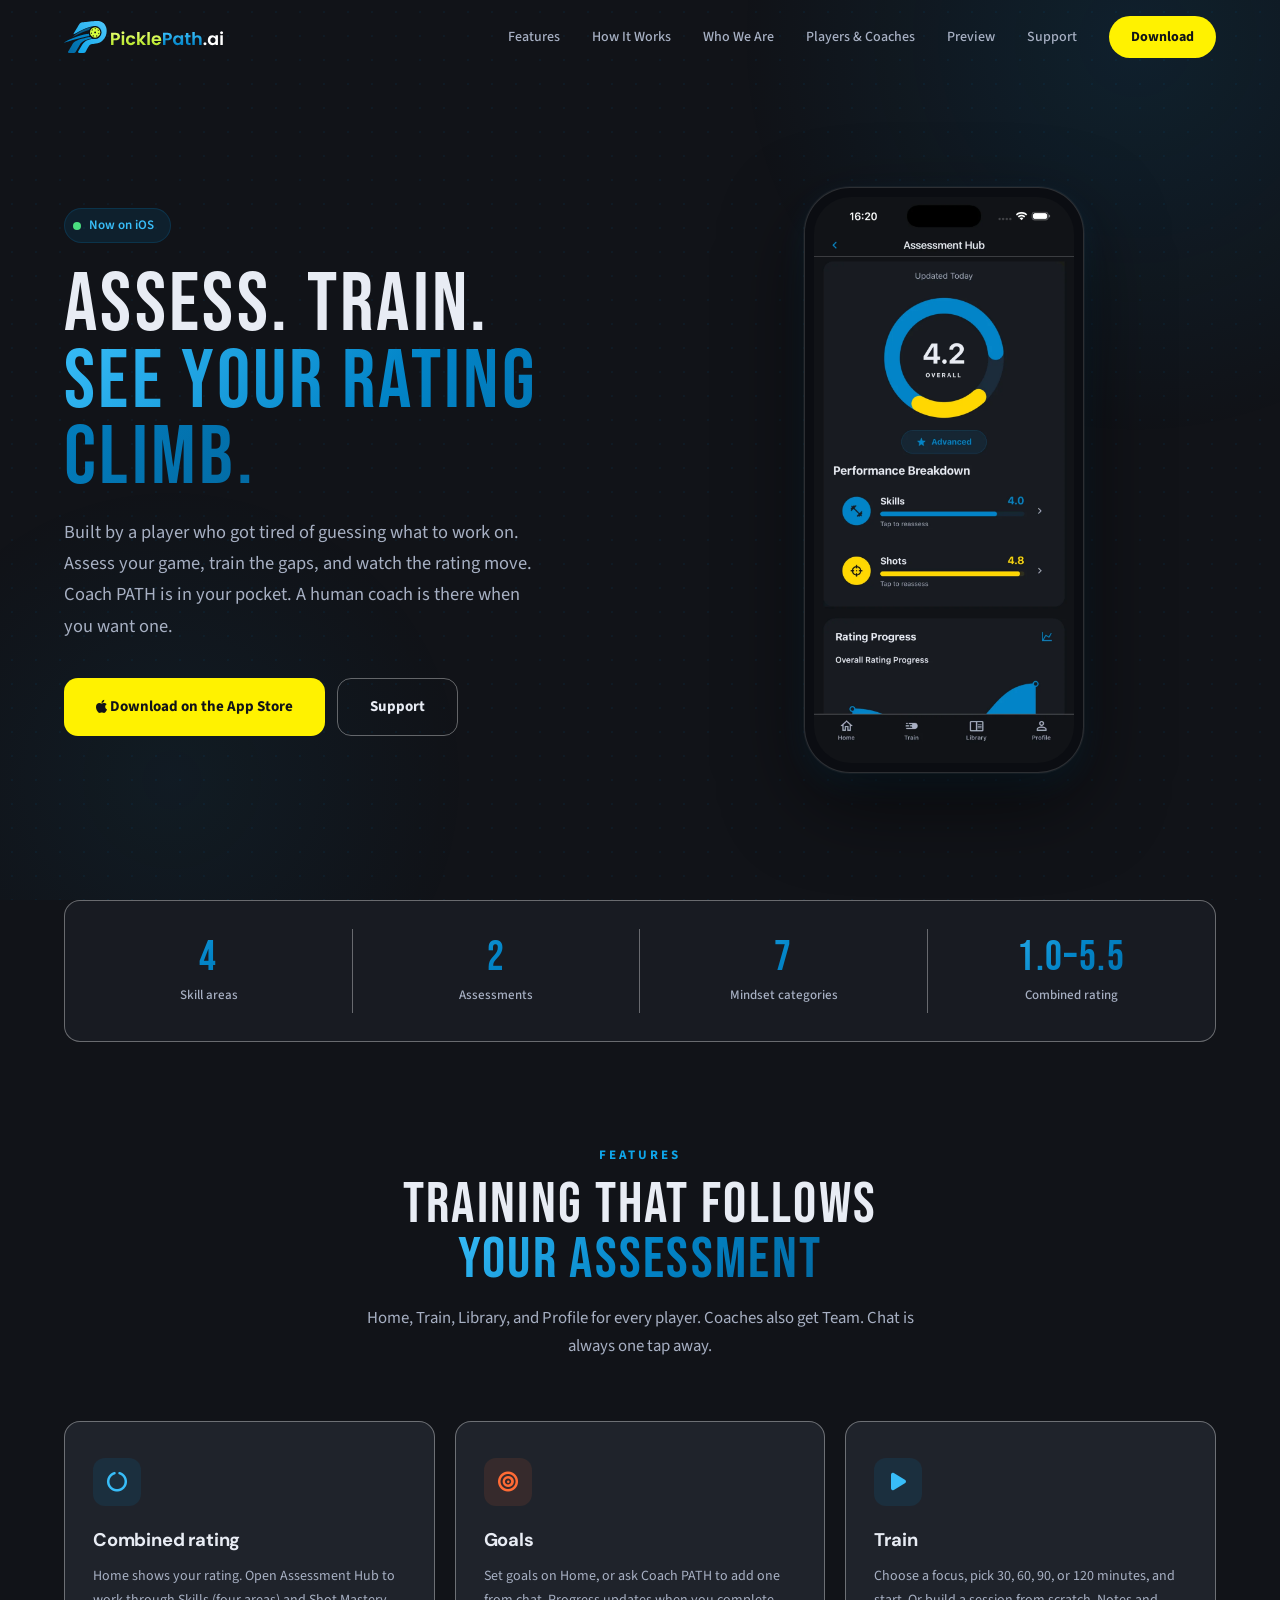
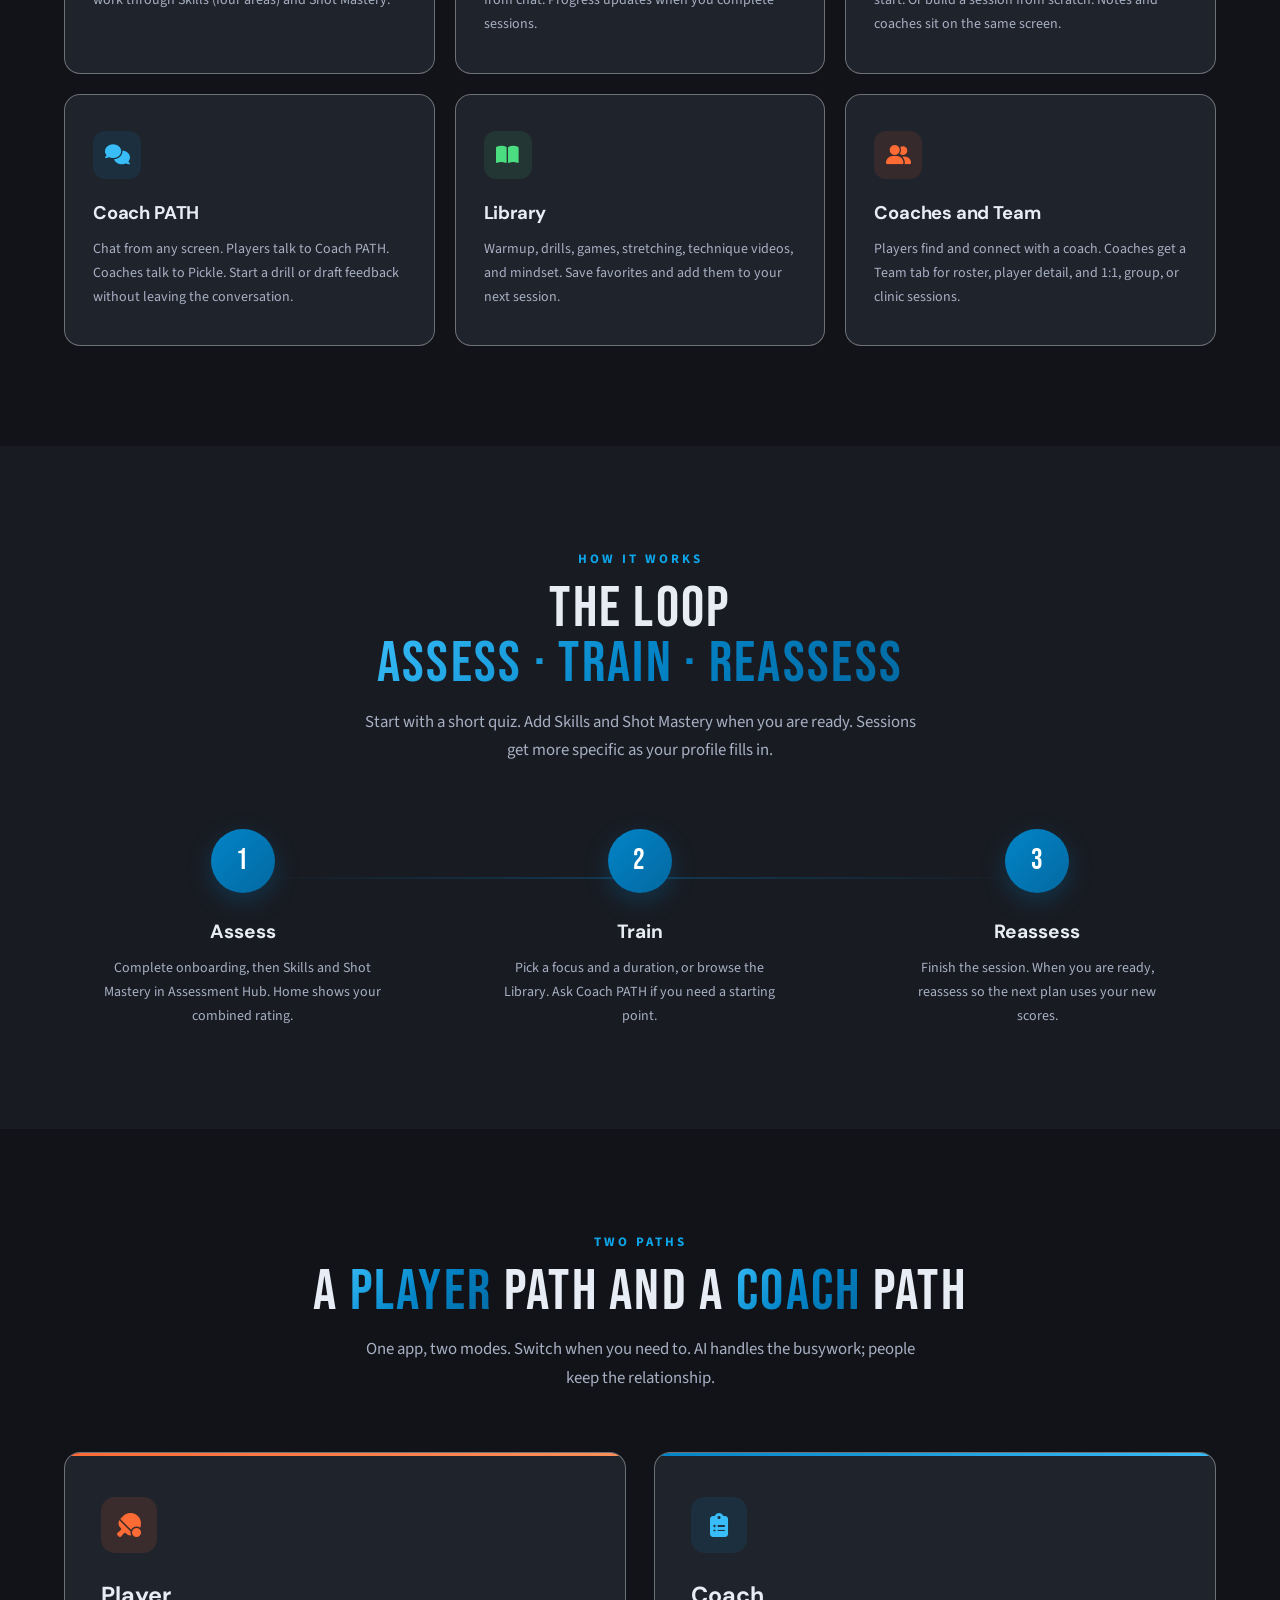
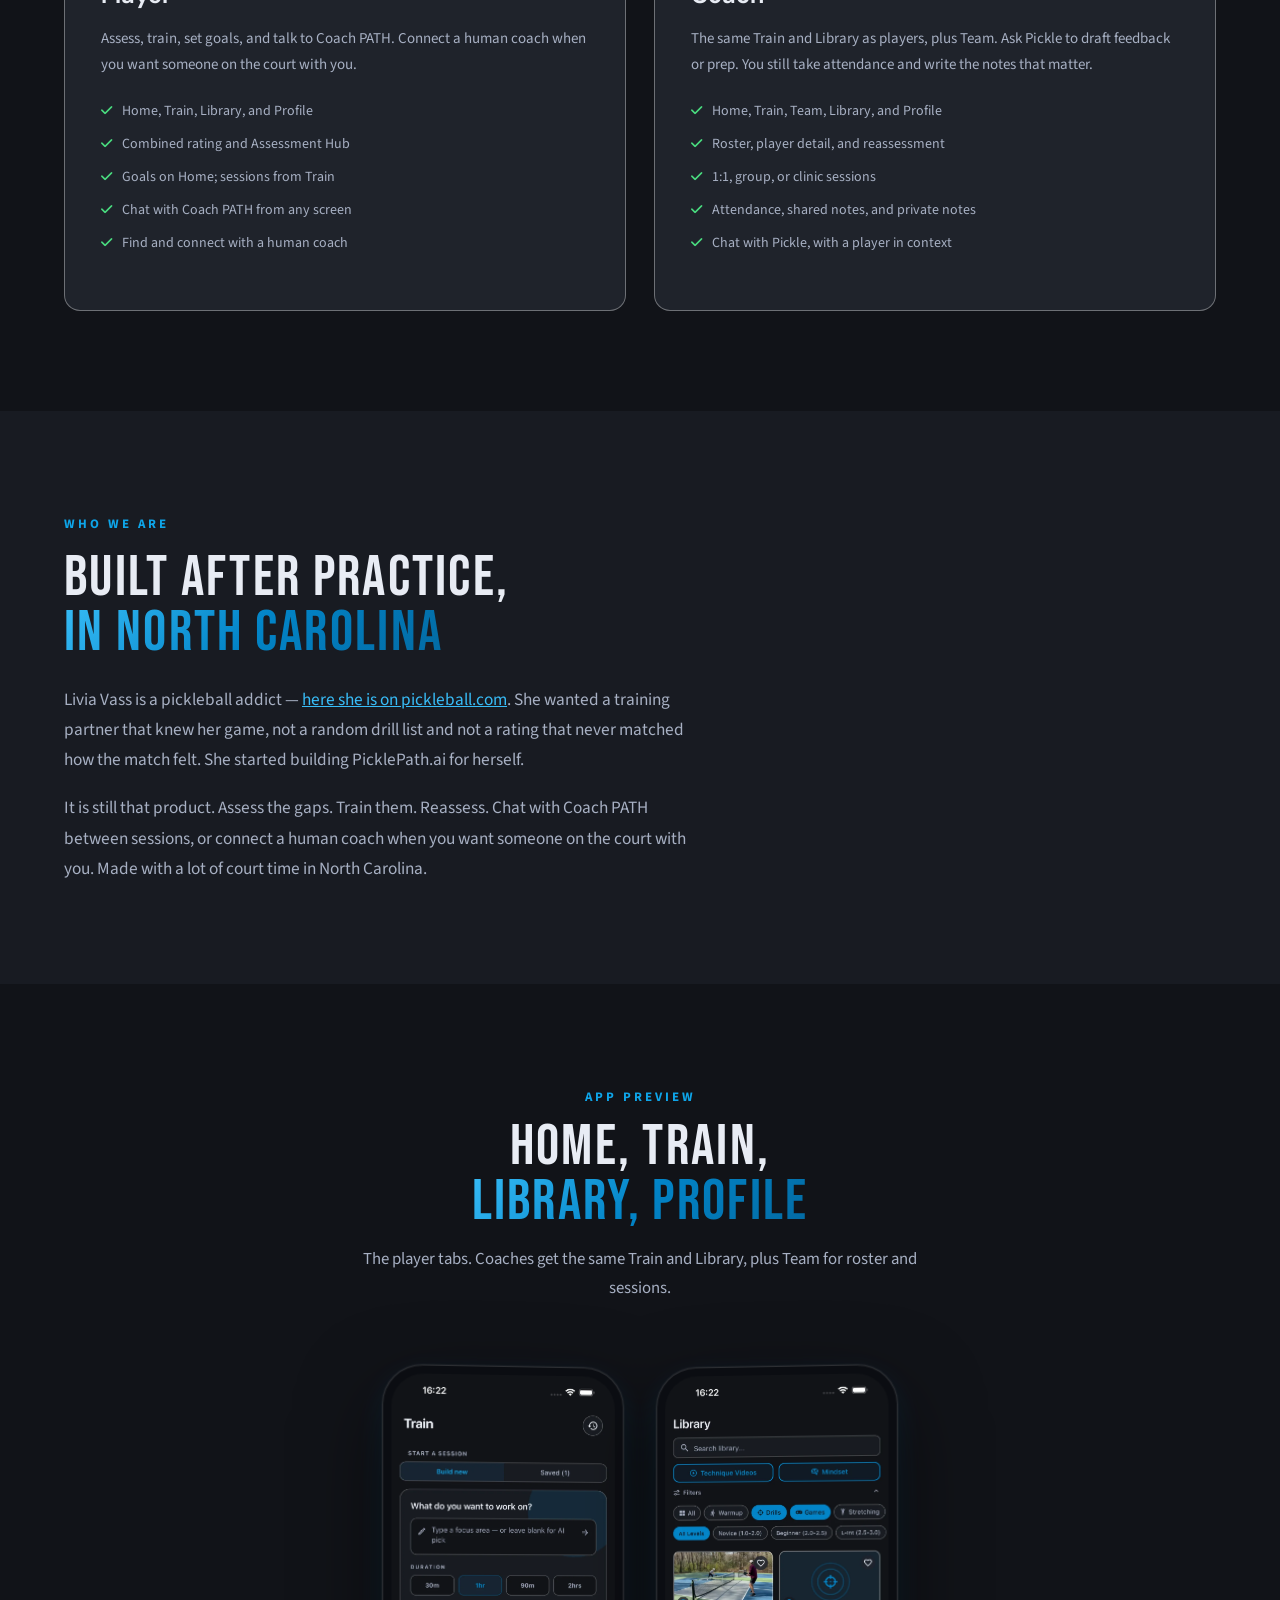
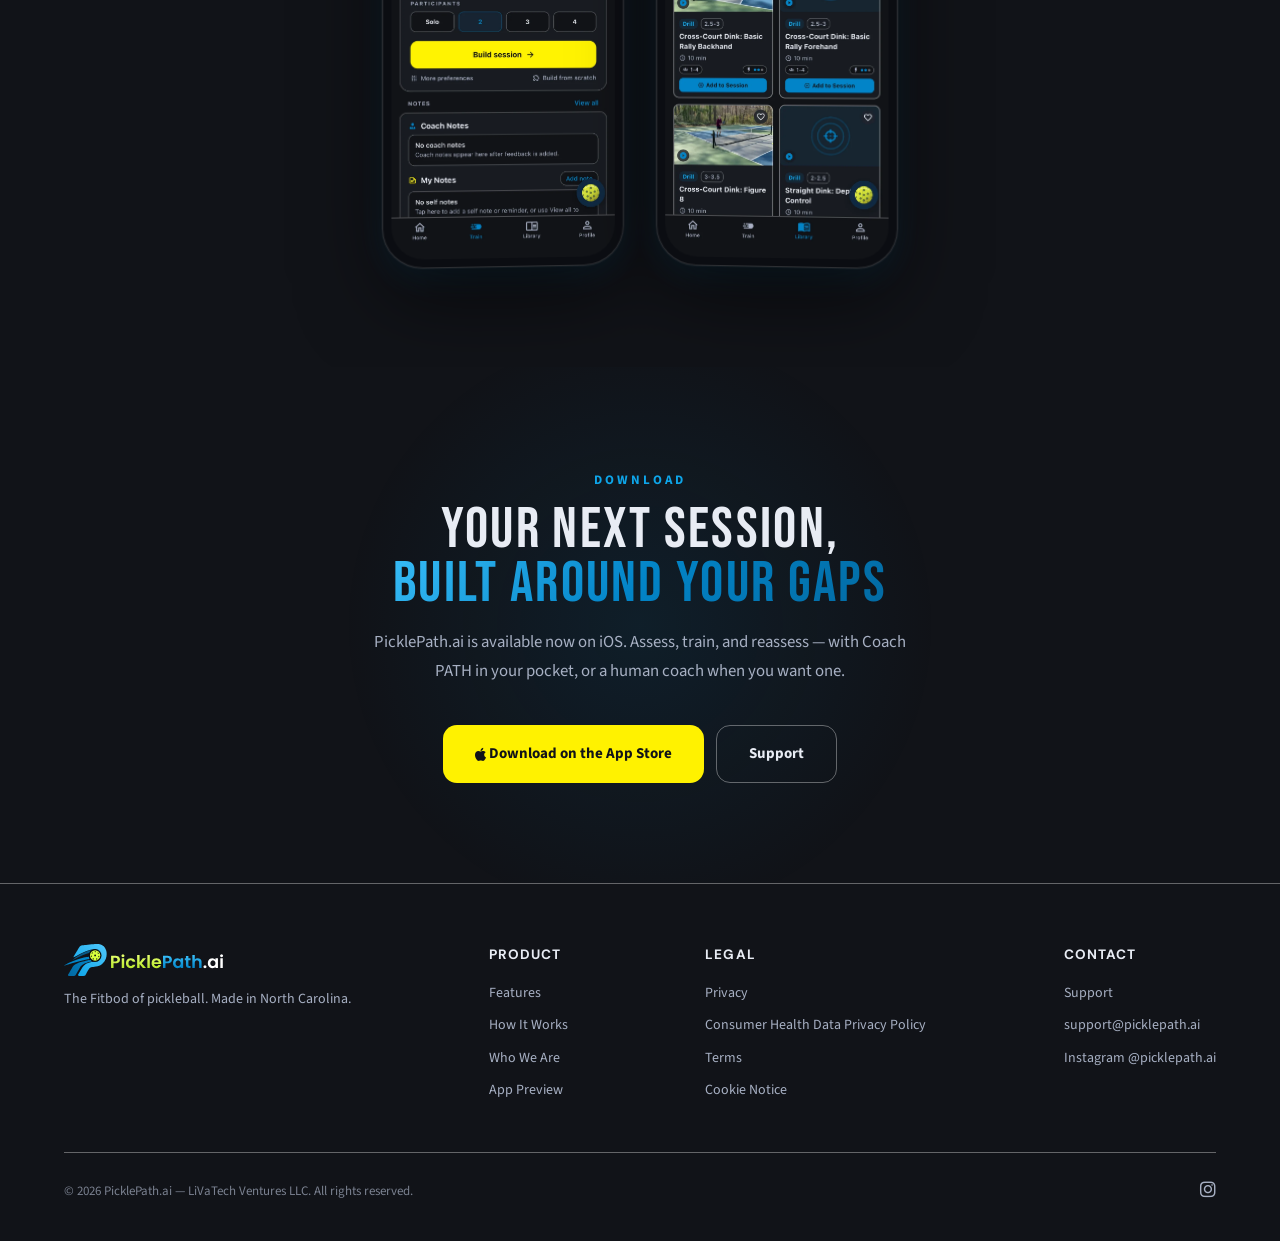
<file: index.html>
<!DOCTYPE html>
<html lang="en">
<head>
<meta charset="UTF-8">
<meta name="viewport" content="width=device-width, initial-scale=1.0">
<title>PicklePath.ai — AI-Powered Pickleball Training</title>
<meta name="description" content="The Fitbod of pickleball. Assess your skills, train to your gaps, and watch your rating climb. Available now on the App Store.">
<meta name="theme-color" content="#0284C7">
<link rel="preconnect" href="https://fonts.googleapis.com">
<link rel="preconnect" href="https://fonts.gstatic.com" crossorigin>
<link href="https://fonts.googleapis.com/css2?family=Bebas+Neue&family=DM+Sans:ital,opsz,wght@0,9..40,400;0,9..40,500;0,9..40,600;0,9..40,700;1,9..40,400&family=Source+Sans+3:ital,wght@0,400;0,500;0,600;0,700;1,400&display=swap" rel="stylesheet">
<link rel="stylesheet" href="https://cdnjs.cloudflare.com/ajax/libs/font-awesome/6.5.1/css/all.min.css">
<link rel="icon" href="favicon.ico" sizes="32x32">
<link rel="icon" href="assets/brand/favicon.svg" type="image/svg+xml">
<link rel="apple-touch-icon" href="assets/brand/apple-touch-icon.png">
<style>
*, *::before, *::after { box-sizing: border-box; margin: 0; padding: 0; }
:root {
  --primary: #0284C7;
  --primary-light: #0EA5E9;
  --primary-bright: #38BDF8;
  --primary-dark: #0369A1;
  --primary-deep: #075985;
  --accent: #FFF200;
  --player: #FF6B35;
  --coach: #0284C7;
  --success: #4ADE80;
  --warning: #FBBF24;
  --error: #F87171;
  --bg: #111318;
  --surface: #181B22;
  --card: #1F232B;
  --input: #262A33;
  --surface-deep: #0A0C10;
  --text: #E8ECF4;
  --text-secondary: #A7B0C3;
  --text-disabled: #8C95AA;
  --on-primary: #111318;
  --border: rgba(255,255,255,0.35);
  --font-display: 'Bebas Neue', sans-serif;
  --font-heading: 'DM Sans', sans-serif;
  --font-body: 'Source Sans 3', sans-serif;
  --radius: 16px;
  --radius-sm: 10px;
  --radius-xs: 6px;
  --max-w: 1200px;
  --transition: 0.3s cubic-bezier(0.4, 0, 0.2, 1);
}
html { scroll-behavior: smooth; scroll-padding-top: 88px; -webkit-font-smoothing: antialiased; }
body { font-family: var(--font-body); background: var(--bg); color: var(--text); line-height: 1.6; overflow-x: hidden; position: relative; }
body::before { content: ''; position: fixed; inset: 0; background-image: radial-gradient(rgba(2, 132, 199, 0.07) 1px, transparent 1px); background-size: 24px 24px; pointer-events: none; z-index: 0; }
.container { max-width: var(--max-w); margin: 0 auto; padding: 0 24px; position: relative; z-index: 1; }
.gradient-text { background: linear-gradient(135deg, var(--primary-bright), var(--primary), var(--primary-dark)); -webkit-background-clip: text; -webkit-text-fill-color: transparent; background-clip: text; }
.section-label { font-family: var(--font-body); font-size: 13px; font-weight: 700; letter-spacing: 3px; text-transform: uppercase; color: var(--primary-light); margin-bottom: 12px; display: inline-block; }
.section-title { font-family: var(--font-display); font-weight: 400; font-size: clamp(2.4rem, 6vw, 3.6rem); line-height: 0.95; margin-bottom: 16px; letter-spacing: 0.04em; text-transform: uppercase; }
.section-desc { color: var(--text-secondary); font-size: 1.05rem; max-width: 560px; line-height: 1.7; }
section { padding: 100px 0; position: relative; z-index: 1; }
@keyframes fadeUpIn { from { opacity: 0; transform: translateY(28px); } to { opacity: 1; transform: none; } }
.fade-in { animation: fadeUpIn 0.8s cubic-bezier(0.16, 1, 0.3, 1) both; }
.fade-in-delay-1 { animation-delay: 0.1s; }
.fade-in-delay-2 { animation-delay: 0.2s; }
.fade-in-delay-3 { animation-delay: 0.3s; }
.fade-in-delay-4 { animation-delay: 0.38s; }
.fade-in-delay-5 { animation-delay: 0.46s; }
nav { position: fixed; top: 0; left: 0; right: 0; z-index: 100; padding: 16px 0; transition: background var(--transition), box-shadow var(--transition), padding var(--transition); }
nav.scrolled { background: rgba(17, 19, 24, 0.85); backdrop-filter: blur(20px) saturate(180%); -webkit-backdrop-filter: blur(20px) saturate(180%); box-shadow: 0 1px 0 var(--border); padding: 10px 0; }
.nav-inner { display: flex; align-items: center; justify-content: space-between; max-width: var(--max-w); margin: 0 auto; padding: 0 24px; }
.nav-logo { display: flex; align-items: center; gap: 10px; text-decoration: none; }
.nav-logo-img { display: block; height: 32px; width: auto; }
.nav-links { display: flex; align-items: center; gap: 32px; }
.nav-links a { color: var(--text-secondary); text-decoration: none; font-size: 14px; font-weight: 500; transition: color var(--transition); }
.nav-links a:hover { color: var(--text); }
.nav-cta { background: var(--accent) !important; color: #111318 !important; font-weight: 700 !important; padding: 10px 22px; border-radius: 50px; font-size: 14px !important; transition: transform var(--transition), box-shadow var(--transition) !important; }
.nav-cta:hover { transform: translateY(-1px); box-shadow: 0 4px 20px rgba(255, 242, 0, 0.3); }
.mobile-toggle { display: none; background: none; border: none; color: var(--text); font-size: 22px; cursor: pointer; padding: 4px; }
.hero { padding: 160px 0 100px; min-height: 100vh; display: flex; align-items: center; position: relative; overflow: hidden; }
.hero::before { content: ''; position: absolute; top: -40%; right: -20%; width: 800px; height: 800px; background: radial-gradient(circle, rgba(2, 132, 199, 0.12) 0%, transparent 70%); pointer-events: none; }
.hero::after { content: ''; position: absolute; bottom: -20%; left: -10%; width: 600px; height: 600px; background: radial-gradient(circle, rgba(14, 165, 233, 0.06) 0%, transparent 70%); pointer-events: none; }
.hero-inner { display: grid; grid-template-columns: 1fr 1fr; gap: 64px; align-items: center; }
.hero-badge { display: inline-flex; align-items: center; gap: 8px; padding: 6px 16px 6px 8px; background: rgba(2, 132, 199, 0.12); border: 1px solid rgba(2, 132, 199, 0.2); border-radius: 50px; font-size: 13px; font-weight: 600; color: var(--primary-bright); margin-bottom: 24px; }
.hero-badge-dot { width: 8px; height: 8px; background: var(--success); border-radius: 50%; animation: pulse-dot 2s ease-in-out infinite; }
@keyframes pulse-dot { 0%, 100% { opacity: 1; transform: scale(1); } 50% { opacity: 0.6; transform: scale(0.8); } }
.hero h1 { font-family: var(--font-display); font-weight: 400; font-size: clamp(3.2rem, 8vw, 5.2rem); line-height: 0.92; letter-spacing: 0.04em; text-transform: uppercase; margin-bottom: 20px; }
.hero-desc { font-size: 1.15rem; color: var(--text-secondary); line-height: 1.7; margin-bottom: 36px; max-width: 480px; }
.hero-actions, .cta-actions { display: flex; flex-wrap: wrap; gap: 12px; max-width: 520px; margin-bottom: 16px; }
.btn-cta, .btn-secondary { display: inline-flex; align-items: center; justify-content: center; padding: 16px 32px; font-family: var(--font-body); font-size: 15px; font-weight: 700; border-radius: 14px; cursor: pointer; white-space: nowrap; text-decoration: none; transition: transform var(--transition), box-shadow var(--transition); position: relative; overflow: hidden; border: none; }
.btn-cta { background: var(--accent); color: #111318; }
.btn-cta::after { content: ''; position: absolute; inset: 0; background: linear-gradient(135deg, rgba(255,255,255,0.2) 0%, transparent 50%); opacity: 0; transition: opacity var(--transition); }
.btn-cta:hover { transform: translateY(-2px); box-shadow: 0 8px 30px rgba(255, 242, 0, 0.25); }
.btn-cta:hover::after { opacity: 1; }
.btn-cta:active { transform: translateY(0); }
.btn-secondary { background: transparent; color: var(--text); border: 1px solid var(--border); }
.btn-secondary:hover { transform: translateY(-2px); border-color: var(--primary-bright); color: var(--text); }
.device { width: 280px; padding: 9px; background: #0b0d12; border-radius: 46px; border: 1px solid rgba(255,255,255,0.14); box-shadow: 0 0 0 1px rgba(255,255,255,0.04), 0 30px 80px rgba(0,0,0,0.55), 0 10px 30px rgba(2, 132, 199, 0.14); margin: 0 auto; }
.device img { display: block; width: 100%; height: auto; border-radius: 37px; }
.device-sm { width: 240px; padding: 8px; border-radius: 40px; }
.device-sm img { border-radius: 32px; }
.stats-bar { padding: 0; position: relative; z-index: 2; }
.stats-inner { display: grid; grid-template-columns: repeat(4, 1fr); background: var(--surface); border: 1px solid var(--border); border-radius: var(--radius); overflow: hidden; }
.stat-item { padding: 36px 32px; text-align: center; position: relative; }
.stat-item:not(:last-child)::after { content: ''; position: absolute; right: 0; top: 20%; height: 60%; width: 1px; background: var(--border); }
.stat-number { font-family: var(--font-display); font-weight: 400; font-size: 2.6rem; line-height: 1; letter-spacing: 0.04em; margin-bottom: 6px; }
.stat-label { font-size: 13px; color: var(--text-secondary); font-weight: 500; }
.features { text-align: center; }
.features-header { margin-bottom: 60px; }
.features-header .section-desc { margin: 0 auto; }
.features-grid { display: grid; grid-template-columns: repeat(3, 1fr); gap: 20px; }
.feature-card { background: var(--card); border: 1px solid var(--border); border-radius: var(--radius); padding: 36px 28px; text-align: left; transition: transform var(--transition), border-color var(--transition), box-shadow var(--transition); position: relative; overflow: hidden; }
.feature-card::before { content: ''; position: absolute; top: 0; left: 0; right: 0; height: 2px; background: linear-gradient(90deg, var(--primary), var(--primary-bright)); opacity: 0; transition: opacity var(--transition); }
.feature-card:hover { transform: translateY(-4px); border-color: rgba(2, 132, 199, 0.25); box-shadow: 0 16px 48px rgba(0,0,0,0.3); }
.feature-card:hover::before { opacity: 1; }
.feature-icon { width: 48px; height: 48px; display: flex; align-items: center; justify-content: center; border-radius: 12px; font-size: 20px; margin-bottom: 20px; }
.feature-icon.blue { background: rgba(2, 132, 199, 0.12); color: var(--primary-bright); }
.feature-icon.green { background: rgba(74, 222, 128, 0.1); color: var(--success); }
.feature-icon.orange { background: rgba(255, 107, 53, 0.1); color: var(--player); }
.feature-card h3 { font-family: var(--font-heading); font-weight: 700; font-size: 1.15rem; margin-bottom: 10px; letter-spacing: -0.01em; }
.feature-card p { color: var(--text-secondary); font-size: 14px; line-height: 1.7; }
.how-it-works { background: var(--surface); }
.how-header { text-align: center; margin-bottom: 64px; }
.how-header .section-desc { margin: 0 auto; }
.how-steps { display: grid; grid-template-columns: repeat(3, 1fr); gap: 40px; position: relative; }
.how-steps::before { content: ''; position: absolute; top: 48px; left: 16%; right: 16%; height: 2px; background: linear-gradient(90deg, transparent, var(--primary), transparent); opacity: 0.3; }
.how-step { text-align: center; position: relative; }
.how-step-num { width: 64px; height: 64px; margin: 0 auto 24px; display: flex; align-items: center; justify-content: center; background: linear-gradient(135deg, var(--primary), var(--primary-dark)); border-radius: 50%; font-family: var(--font-display); font-weight: 400; font-size: 1.8rem; letter-spacing: 0.04em; color: white; position: relative; z-index: 2; box-shadow: 0 8px 24px rgba(2, 132, 199, 0.25); }
.how-step h3 { font-family: var(--font-heading); font-weight: 700; font-size: 1.2rem; margin-bottom: 10px; }
.how-step p { color: var(--text-secondary); font-size: 14px; line-height: 1.7; max-width: 280px; margin: 0 auto; }
.roles-header { text-align: center; margin-bottom: 60px; }
.roles-header .section-desc { margin: 0 auto; }
.roles-grid { display: grid; grid-template-columns: repeat(2, 1fr); gap: 28px; }
.role-card { background: var(--card); border: 1px solid var(--border); border-radius: var(--radius); padding: 44px 36px; position: relative; overflow: hidden; transition: transform var(--transition), box-shadow var(--transition); }
.role-card:hover { transform: translateY(-4px); box-shadow: 0 20px 60px rgba(0,0,0,0.3); }
.role-card::before { content: ''; position: absolute; top: 0; left: 0; right: 0; height: 3px; }
.role-card.player::before { background: linear-gradient(90deg, var(--player), #ff8f5a); }
.role-card.coach::before { background: linear-gradient(90deg, var(--coach), var(--primary-bright)); }
.role-icon { width: 56px; height: 56px; display: flex; align-items: center; justify-content: center; border-radius: 14px; font-size: 24px; margin-bottom: 24px; }
.role-card.player .role-icon { background: rgba(255, 107, 53, 0.12); color: var(--player); }
.role-card.coach .role-icon { background: rgba(2, 132, 199, 0.12); color: var(--primary-bright); }
.role-card h3 { font-family: var(--font-heading); font-weight: 700; font-size: 1.45rem; margin-bottom: 12px; }
.role-card .role-desc { color: var(--text-secondary); font-size: 15px; line-height: 1.7; margin-bottom: 24px; }
.role-features { list-style: none; }
.role-features li { display: flex; align-items: flex-start; gap: 10px; font-size: 14px; color: var(--text-secondary); margin-bottom: 12px; line-height: 1.5; }
.role-features li i { color: var(--success); margin-top: 3px; font-size: 13px; flex-shrink: 0; }
.story { background: var(--surface); }
.story-inner { max-width: 680px; }
.story .section-label { margin-bottom: 16px; }
.story .section-title { margin-bottom: 24px; }
.story p { color: var(--text-secondary); font-size: 1.08rem; line-height: 1.75; margin-bottom: 18px; max-width: 640px; }
.story a { color: var(--primary-bright); }
.story p:last-child { margin-bottom: 0; }
.app-preview { background: var(--bg); text-align: center; overflow: hidden; }
.preview-header { margin-bottom: 64px; }
.preview-header .section-desc { margin: 0 auto; }
.preview-phones { display: flex; justify-content: center; gap: 32px; perspective: 1200px; }
.preview-phone-wrapper { transform: rotateY(-5deg); transition: transform 0.6s cubic-bezier(0.16, 1, 0.3, 1); }
.preview-phone-wrapper:first-child { transform: rotateY(5deg); }
.preview-phone-wrapper:hover { transform: rotateY(0deg); }
.final-cta { text-align: center; position: relative; overflow: hidden; }
.final-cta::before { content: ''; position: absolute; top: 50%; left: 50%; transform: translate(-50%, -50%); width: 600px; height: 600px; background: radial-gradient(circle, rgba(2, 132, 199, 0.1) 0%, transparent 70%); pointer-events: none; }
.final-cta .section-title { margin-bottom: 16px; }
.final-cta .section-desc { margin: 0 auto 40px; text-align: center; }
.final-cta .cta-actions { max-width: 520px; margin: 0 auto; justify-content: center; }
footer { padding: 60px 0 36px; border-top: 1px solid var(--border); position: relative; z-index: 1; }
.footer-inner { display: flex; justify-content: space-between; align-items: flex-start; gap: 40px; margin-bottom: 40px; }
.footer-brand { max-width: 300px; }
.footer-brand .nav-logo { margin-bottom: 12px; }
.footer-brand p { font-size: 14px; color: var(--text-secondary); line-height: 1.7; }
.footer-links-group h4 { font-family: var(--font-heading); font-weight: 700; font-size: 0.85rem; letter-spacing: 0.08em; text-transform: uppercase; margin-bottom: 16px; color: var(--text); }
.footer-links-group a { display: block; font-size: 14px; color: var(--text-secondary); text-decoration: none; margin-bottom: 10px; transition: color var(--transition); }
.footer-links-group a:hover { color: var(--primary-bright); }
.footer-bottom { display: flex; justify-content: space-between; align-items: center; padding-top: 24px; border-top: 1px solid var(--border); }
.footer-bottom p { font-size: 13px; color: var(--text-secondary); opacity: 0.7; }
.footer-socials { display: flex; gap: 16px; }
.footer-socials a { color: var(--text-secondary); font-size: 18px; transition: color var(--transition); }
.footer-socials a:hover { color: var(--primary-bright); }
@media (max-width: 1024px) { .hero-inner { grid-template-columns: 1fr; text-align: center; } .hero-desc { margin: 0 auto 36px; } .hero-actions { margin: 0 auto 16px; justify-content: center; } .hero-visual .device { width: 240px; margin-top: 24px; } .features-grid { grid-template-columns: repeat(2, 1fr); } .stats-inner { grid-template-columns: repeat(2, 1fr); } .stat-item:nth-child(2)::after { display: none; } .preview-phones { gap: 20px; } .device-sm { width: 210px; } }
@media (max-width: 768px) { section { padding: 72px 0; } .hero { padding: 120px 0 72px; min-height: auto; } .nav-links { display: none; } .nav-links.open { display: flex; flex-direction: column; position: absolute; top: 100%; left: 0; right: 0; background: rgba(17, 19, 24, 0.95); backdrop-filter: blur(20px); padding: 24px; gap: 20px; border-bottom: 1px solid var(--border); } .mobile-toggle { display: block; } .features-grid { grid-template-columns: 1fr; max-width: 420px; margin: 0 auto; } .how-steps { grid-template-columns: 1fr; gap: 48px; max-width: 360px; margin: 0 auto; } .how-steps::before { display: none; } .roles-grid { grid-template-columns: 1fr; } .role-card { padding: 32px 24px; } .stats-inner { grid-template-columns: repeat(2, 1fr); } .stat-item { padding: 24px 16px; } .stat-number { font-size: 1.8rem; } .footer-inner { flex-direction: column; gap: 32px; } .footer-bottom { flex-direction: column; gap: 16px; text-align: center; } .preview-phones { flex-direction: column; align-items: center; gap: 24px; } .preview-phone-wrapper, .preview-phone-wrapper:first-child { transform: none; } .hero-actions, .cta-actions { flex-direction: column; } .btn-cta, .btn-secondary { width: 100%; text-align: center; } }
@media (max-width: 480px) { .container { padding: 0 16px; } .stats-inner { grid-template-columns: 1fr 1fr; } .stat-item:nth-child(odd)::after { display: block; } .stat-item:nth-child(even)::after { display: none; } }
@media (prefers-reduced-motion: reduce) {
  html { scroll-behavior: auto; }
  .fade-in, .fade-in-delay-1, .fade-in-delay-2, .fade-in-delay-3, .fade-in-delay-4, .fade-in-delay-5 { animation: none; }
  .hero-badge-dot { animation: none; }
}
</style>
</head>
<body>
<nav id="navbar">
  <div class="nav-inner">
    <a href="#" class="nav-logo"><img class="nav-logo-img" src="assets/brand/logo.svg" width="160" height="32" alt="PicklePath.ai"></a>
    <div class="nav-links" id="navLinks"><a href="#features">Features</a><a href="#how-it-works">How It Works</a><a href="#who-we-are">Who We Are</a><a href="#roles">Players & Coaches</a><a href="#preview">Preview</a><a href="support/">Support</a><a href="#download" class="nav-cta">Download</a></div>
    <button class="mobile-toggle" id="mobileToggle" aria-label="Toggle menu"><i class="fas fa-bars"></i></button>
  </div>
</nav>
<section class="hero">
  <div class="container">
    <div class="hero-inner">
      <div class="hero-content">
        <div class="hero-badge fade-in"><span class="hero-badge-dot"></span>Now on iOS</div>
        <h1 class="fade-in fade-in-delay-1">Assess. Train.<br><span class="gradient-text">See your rating climb.</span></h1>
        <p class="hero-desc fade-in fade-in-delay-2">Built by a player who got tired of guessing what to work on. Assess your game, train the gaps, and watch the rating move. Coach PATH is in your pocket. A human coach is there when you want one.</p>
        <div class="hero-actions fade-in fade-in-delay-3">
          <a class="btn-cta" href="https://apps.apple.com/us/app/picklepath-ai/id6758278691" rel="noopener noreferrer"><i class="fab fa-apple"></i>&nbsp;Download on the App Store</a>
          <a class="btn-secondary" href="support/">Support</a>
        </div>
      </div>
      <div class="hero-visual fade-in fade-in-delay-3">
        <div class="device">
          <img src="assets/app-assessment-hub.webp" width="840" height="1825" alt="PicklePath.ai Assessment Hub screen showing an overall rating of 4.2, an Advanced badge, and separate Skills and Shots scores" fetchpriority="high">
        </div>
      </div>
    </div>
  </div>
</section>
<section class="stats-bar">
  <div class="container"><div class="stats-inner fade-in"><div class="stat-item"><div class="stat-number gradient-text">4</div><div class="stat-label">Skill areas</div></div><div class="stat-item"><div class="stat-number gradient-text">2</div><div class="stat-label">Assessments</div></div><div class="stat-item"><div class="stat-number gradient-text">7</div><div class="stat-label">Mindset categories</div></div><div class="stat-item"><div class="stat-number gradient-text">1.0–5.5</div><div class="stat-label">Combined rating</div></div></div></div>
</section>
<section class="features" id="features">
  <div class="container">
    <div class="features-header"><span class="section-label fade-in">Features</span><h2 class="section-title fade-in fade-in-delay-1">Training that follows<br><span class="gradient-text">your assessment</span></h2><p class="section-desc fade-in fade-in-delay-2">Home, Train, Library, and Profile for every player. Coaches also get Team. Chat is always one tap away.</p></div>
    <div class="features-grid">
      <div class="feature-card fade-in"><div class="feature-icon blue"><i class="fas fa-circle-notch"></i></div><h3>Combined rating</h3><p>Home shows your rating. Open Assessment Hub to work through Skills (four areas) and Shot Mastery.</p></div>
      <div class="feature-card fade-in fade-in-delay-1"><div class="feature-icon orange"><i class="fas fa-bullseye"></i></div><h3>Goals</h3><p>Set goals on Home, or ask Coach PATH to add one from chat. Progress updates when you complete sessions.</p></div>
      <div class="feature-card fade-in fade-in-delay-2"><div class="feature-icon blue"><i class="fas fa-play"></i></div><h3>Train</h3><p>Choose a focus, pick 30, 60, 90, or 120 minutes, and start. Or build a session from scratch. Notes and coaches sit on the same screen.</p></div>
      <div class="feature-card fade-in fade-in-delay-3"><div class="feature-icon blue"><i class="fas fa-comments"></i></div><h3>Coach PATH</h3><p>Chat from any screen. Players talk to Coach PATH. Coaches talk to Pickle. Start a drill or draft feedback without leaving the conversation.</p></div>
      <div class="feature-card fade-in fade-in-delay-4"><div class="feature-icon green"><i class="fas fa-book-open"></i></div><h3>Library</h3><p>Warmup, drills, games, stretching, technique videos, and mindset. Save favorites and add them to your next session.</p></div>
      <div class="feature-card fade-in fade-in-delay-5"><div class="feature-icon orange"><i class="fas fa-user-group"></i></div><h3>Coaches and Team</h3><p>Players find and connect with a coach. Coaches get a Team tab for roster, player detail, and 1:1, group, or clinic sessions.</p></div>
    </div>
  </div>
</section>
<section class="how-it-works" id="how-it-works">
  <div class="container">
    <div class="how-header"><span class="section-label fade-in">How It Works</span><h2 class="section-title fade-in fade-in-delay-1">The loop<br><span class="gradient-text">assess · train · reassess</span></h2><p class="section-desc fade-in fade-in-delay-2">Start with a short quiz. Add Skills and Shot Mastery when you are ready. Sessions get more specific as your profile fills in.</p></div>
    <div class="how-steps"><div class="how-step fade-in"><div class="how-step-num">1</div><h3>Assess</h3><p>Complete onboarding, then Skills and Shot Mastery in Assessment Hub. Home shows your combined rating.</p></div><div class="how-step fade-in fade-in-delay-2"><div class="how-step-num">2</div><h3>Train</h3><p>Pick a focus and a duration, or browse the Library. Ask Coach PATH if you need a starting point.</p></div><div class="how-step fade-in fade-in-delay-4"><div class="how-step-num">3</div><h3>Reassess</h3><p>Finish the session. When you are ready, reassess so the next plan uses your new scores.</p></div></div>
  </div>
</section>
<section class="roles" id="roles">
  <div class="container">
    <div class="roles-header"><span class="section-label fade-in">Two Paths</span><h2 class="section-title fade-in fade-in-delay-1">A <span class="gradient-text">player</span> path and a <span class="gradient-text">coach</span> path</h2><p class="section-desc fade-in fade-in-delay-2">One app, two modes. Switch when you need to. AI handles the busywork; people keep the relationship.</p></div>
    <div class="roles-grid">
      <div class="role-card player fade-in"><div class="role-icon"><i class="fas fa-table-tennis-paddle-ball"></i></div><h3>Player</h3><p class="role-desc">Assess, train, set goals, and talk to Coach PATH. Connect a human coach when you want someone on the court with you.</p><ul class="role-features"><li><i class="fas fa-check"></i> Home, Train, Library, and Profile</li><li><i class="fas fa-check"></i> Combined rating and Assessment Hub</li><li><i class="fas fa-check"></i> Goals on Home; sessions from Train</li><li><i class="fas fa-check"></i> Chat with Coach PATH from any screen</li><li><i class="fas fa-check"></i> Find and connect with a human coach</li></ul></div>
      <div class="role-card coach fade-in fade-in-delay-2"><div class="role-icon"><i class="fas fa-clipboard-list"></i></div><h3>Coach</h3><p class="role-desc">The same Train and Library as players, plus Team. Ask Pickle to draft feedback or prep. You still take attendance and write the notes that matter.</p><ul class="role-features"><li><i class="fas fa-check"></i> Home, Train, Team, Library, and Profile</li><li><i class="fas fa-check"></i> Roster, player detail, and reassessment</li><li><i class="fas fa-check"></i> 1:1, group, or clinic sessions</li><li><i class="fas fa-check"></i> Attendance, shared notes, and private notes</li><li><i class="fas fa-check"></i> Chat with Pickle, with a player in context</li></ul></div>
    </div>
  </div>
</section>
<section class="story" id="who-we-are">
  <div class="container">
    <div class="story-inner">
      <span class="section-label fade-in">Who we are</span>
      <h2 class="section-title fade-in fade-in-delay-1">Built after practice,<br><span class="gradient-text">in North Carolina</span></h2>
      <p class="fade-in fade-in-delay-2">Livia Vass is a pickleball addict — <a href="https://pickleball.com/players/livia-vass" rel="noopener noreferrer">here she is on pickleball.com</a>. She wanted a training partner that knew her game, not a random drill list and not a rating that never matched how the match felt. She started building PicklePath.ai for herself.</p>
      <p class="fade-in fade-in-delay-3">It is still that product. Assess the gaps. Train them. Reassess. Chat with Coach PATH between sessions, or connect a human coach when you want someone on the court with you. Made with a lot of court time in North Carolina.</p>
    </div>
  </div>
</section>
<section class="app-preview" id="preview">
  <div class="container">
    <div class="preview-header"><span class="section-label fade-in">App Preview</span><h2 class="section-title fade-in fade-in-delay-1">Home, Train,<br><span class="gradient-text">Library, Profile</span></h2><p class="section-desc fade-in fade-in-delay-2">The player tabs. Coaches get the same Train and Library, plus Team for roster and sessions.</p></div>
    <div class="preview-phones fade-in fade-in-delay-3">
      <div class="preview-phone-wrapper"><div class="device device-sm"><img src="assets/app-train.webp" width="840" height="1825" alt="PicklePath.ai Train tab: choose a focus area, session length and number of players, then build a session" loading="lazy"></div></div>
      <div class="preview-phone-wrapper"><div class="device device-sm"><img src="assets/app-library.webp" width="840" height="1825" alt="PicklePath.ai Library tab: drills and games with video, filtered by type and level, each with an Add to Session button" loading="lazy"></div></div>
    </div>
  </div>
</section>
<section class="final-cta" id="download">
  <div class="container">
    <span class="section-label fade-in">Download</span>
    <h2 class="section-title fade-in fade-in-delay-1">Your next session,<br><span class="gradient-text">built around your gaps</span></h2>
    <p class="section-desc fade-in fade-in-delay-2">PicklePath.ai is available now on iOS. Assess, train, and reassess — with Coach PATH in your pocket, or a human coach when you want one.</p>
    <div class="cta-actions fade-in fade-in-delay-3">
      <a class="btn-cta" href="https://apps.apple.com/us/app/picklepath-ai/id6758278691" rel="noopener noreferrer"><i class="fab fa-apple"></i>&nbsp;Download on the App Store</a>
      <a class="btn-secondary" href="support/">Support</a>
    </div>
  </div>
</section>
<footer>
  <div class="container">
    <div class="footer-inner">
      <div class="footer-brand"><a href="#" class="nav-logo"><img class="nav-logo-img" src="assets/brand/logo.svg" width="160" height="32" alt="PicklePath.ai"></a><p>The Fitbod of pickleball. Made in North Carolina.</p></div>
      <div class="footer-links-group"><h4>Product</h4><a href="#features">Features</a><a href="#how-it-works">How It Works</a><a href="#who-we-are">Who We Are</a><a href="#preview">App Preview</a></div>
      <div class="footer-links-group"><h4>Legal</h4><a href="privacy/">Privacy</a><a href="consumer-health-data/">Consumer Health Data Privacy Policy</a><a href="terms/">Terms</a><a href="cookie-notice/">Cookie Notice</a></div>
      <div class="footer-links-group"><h4>Contact</h4><a href="support/">Support</a><a href="mailto:support@picklepath.ai">support@picklepath.ai</a><a href="https://www.instagram.com/picklepath.ai/" rel="noopener noreferrer">Instagram @picklepath.ai</a></div>
    </div>
    <div class="footer-bottom"><p>&copy; 2026 PicklePath.ai — LiVaTech Ventures LLC. All rights reserved.</p><div class="footer-socials"><a href="https://www.instagram.com/picklepath.ai/" aria-label="PicklePath.ai on Instagram" rel="noopener noreferrer"><i class="fab fa-instagram"></i></a></div></div>
  </div>
</footer>
<script>
const observer = new IntersectionObserver((entries) => { entries.forEach(entry => { if (entry.isIntersecting) { entry.target.classList.add('visible'); observer.unobserve(entry.target); } }); }, { threshold: 0.1, rootMargin: '0px 0px -40px 0px' });
document.querySelectorAll('.fade-in').forEach(el => observer.observe(el));
const navbar = document.getElementById('navbar');
window.addEventListener('scroll', () => { navbar.classList.toggle('scrolled', window.scrollY > 40); }, { passive: true });
const mobileToggle = document.getElementById('mobileToggle');
const navLinks = document.getElementById('navLinks');
mobileToggle.addEventListener('click', () => { navLinks.classList.toggle('open'); const icon = mobileToggle.querySelector('i'); icon.classList.toggle('fa-bars'); icon.classList.toggle('fa-xmark'); });
navLinks.querySelectorAll('a').forEach(link => { link.addEventListener('click', () => { navLinks.classList.remove('open'); const icon = mobileToggle.querySelector('i'); icon.classList.add('fa-bars'); icon.classList.remove('fa-xmark'); }); });
</script>
</body>
</html>
</file>
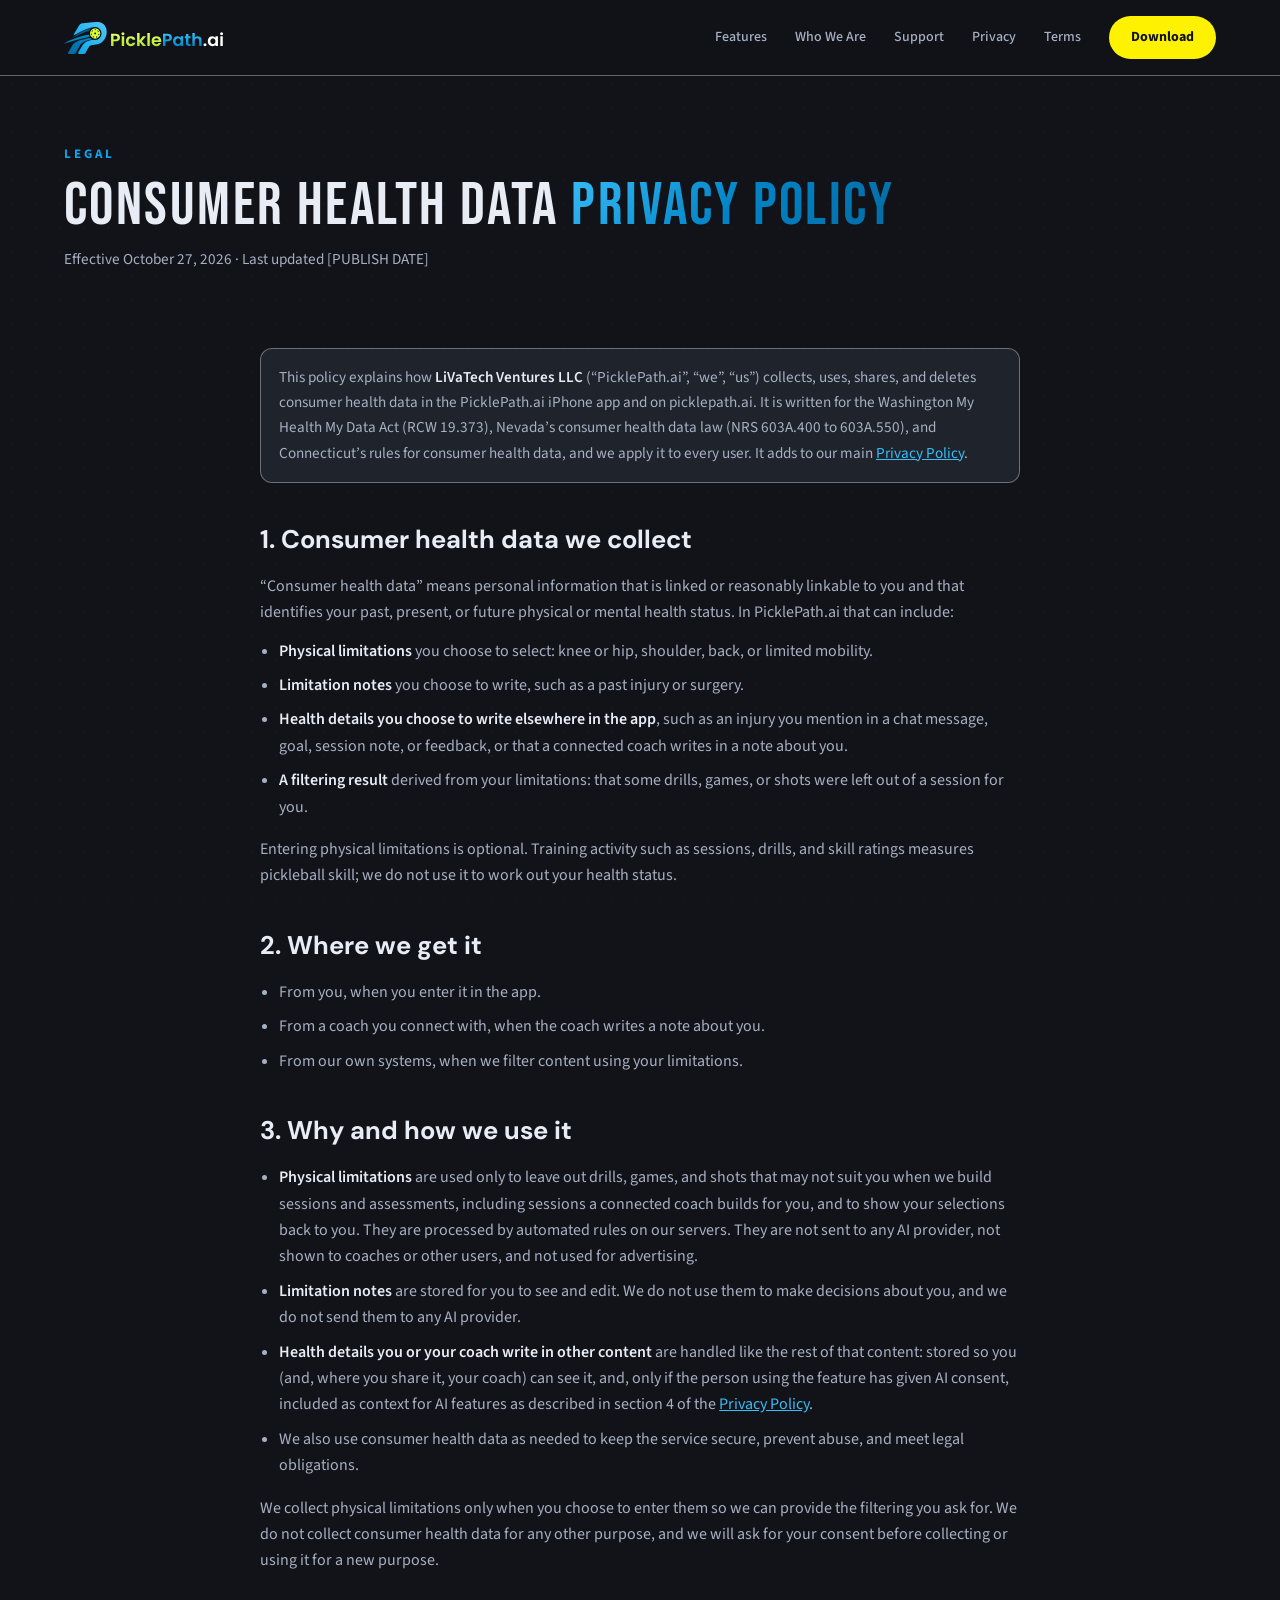
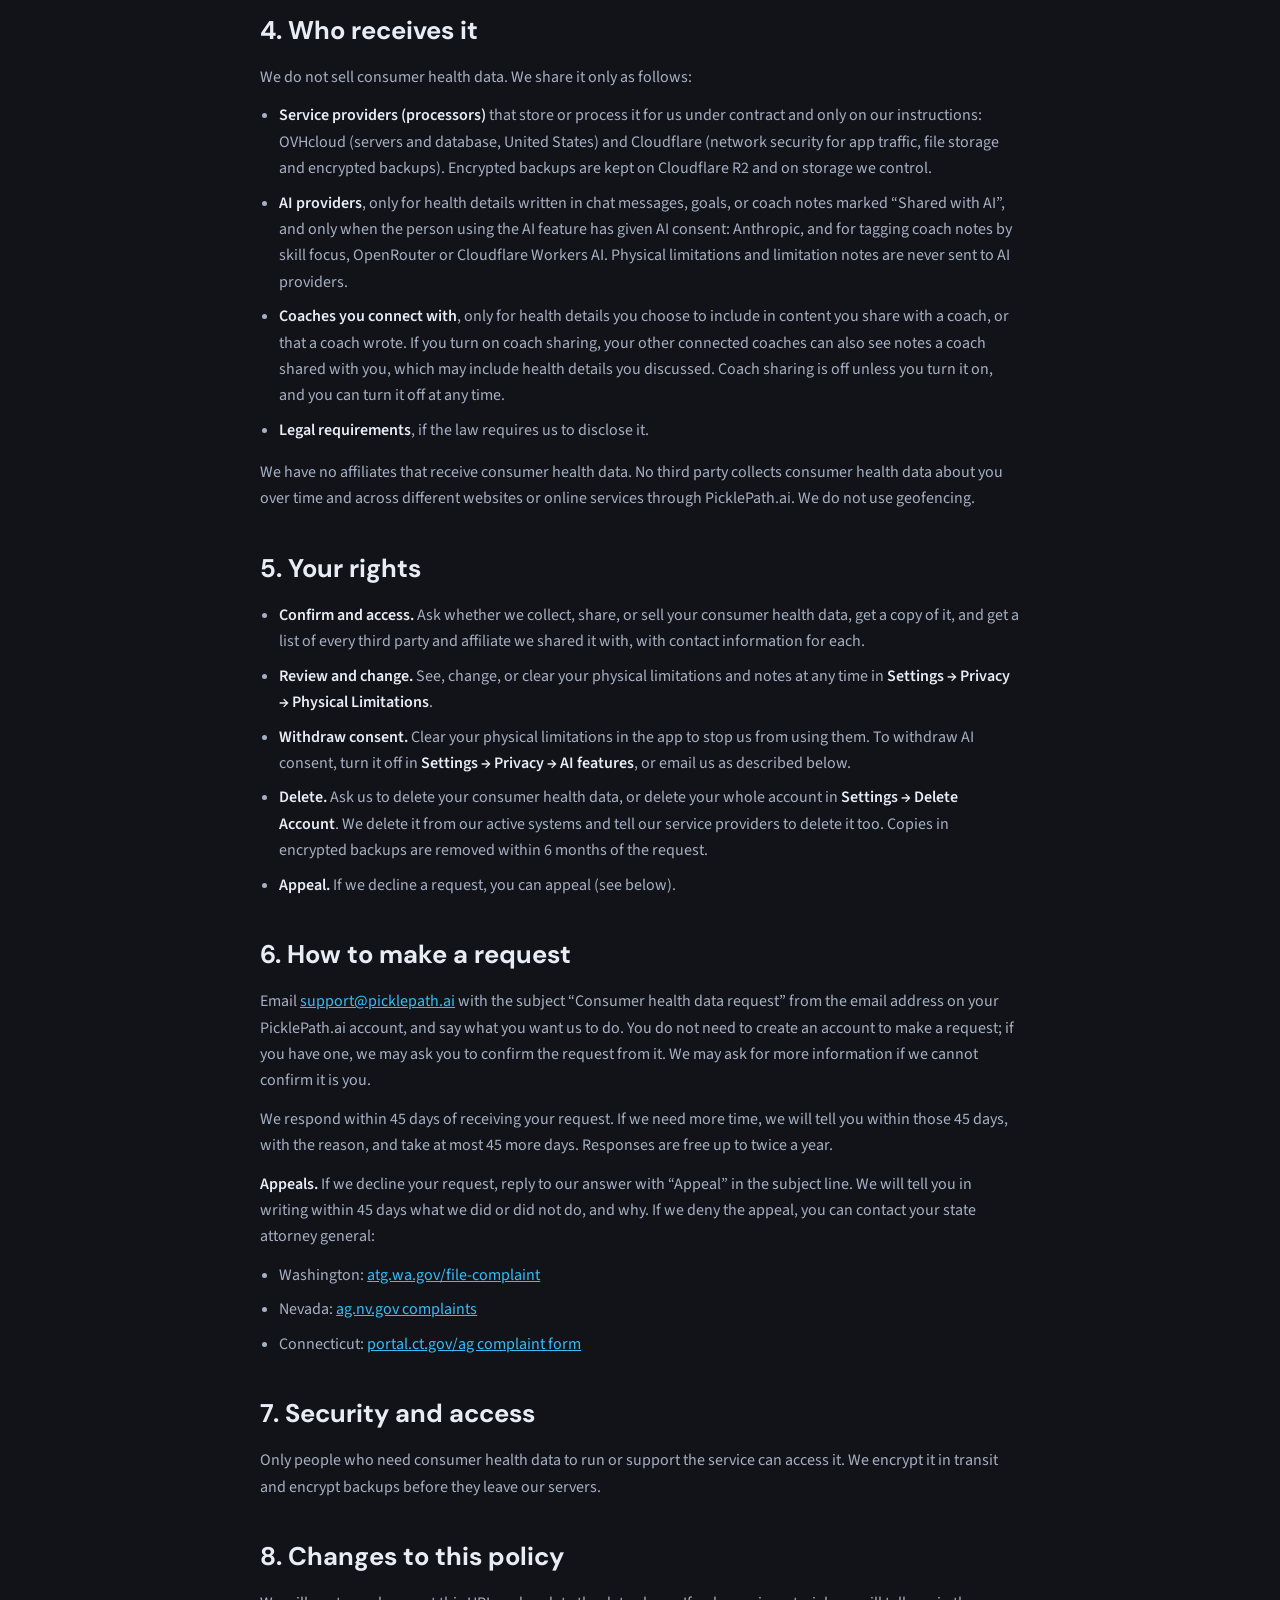
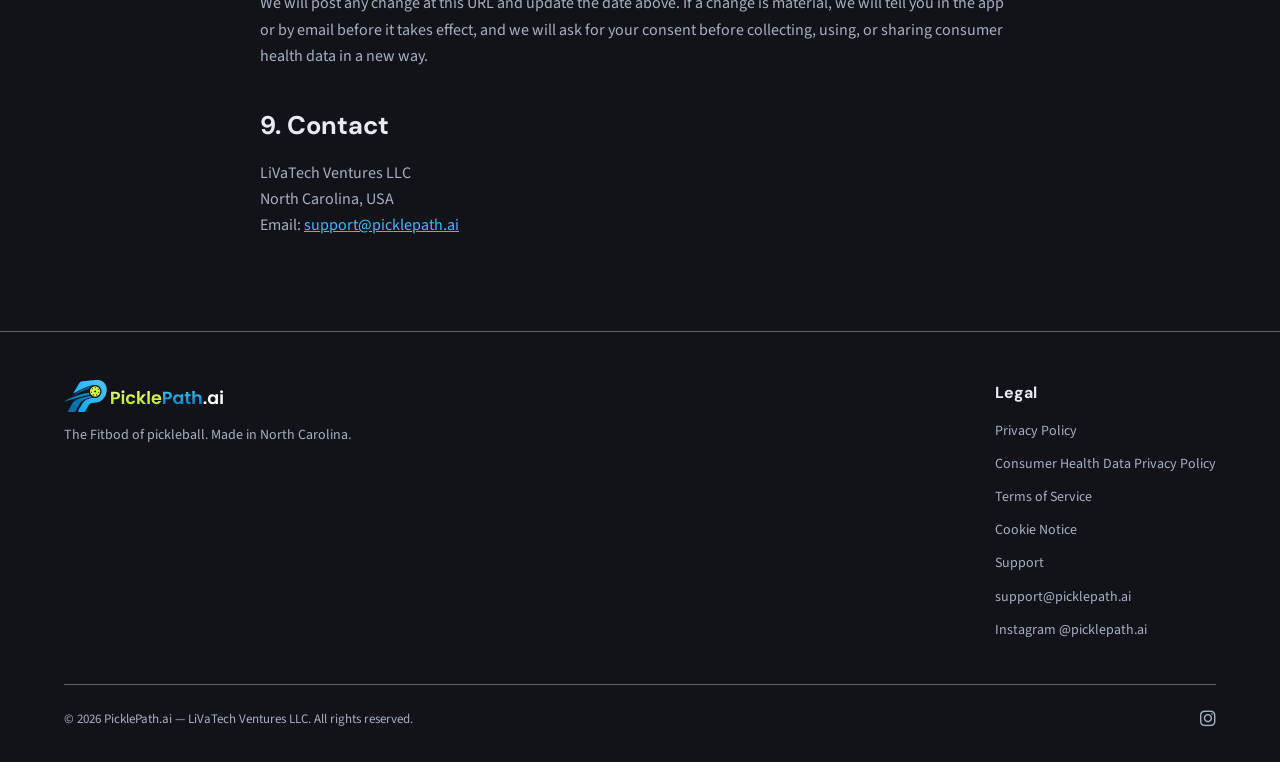
<file: consumer-health-data/index.html>
<!DOCTYPE html>
<html lang="en">
<head>
<meta charset="UTF-8">
<meta name="viewport" content="width=device-width, initial-scale=1.0">
<title>Consumer Health Data Privacy Policy — PicklePath.ai</title>
<meta name="description" content="How LiVaTech Ventures LLC handles consumer health data in PicklePath.ai under Washington, Nevada, and Connecticut law.">
<meta name="theme-color" content="#0284C7">
<link rel="preconnect" href="https://fonts.googleapis.com">
<link rel="preconnect" href="https://fonts.gstatic.com" crossorigin>
<link href="https://fonts.googleapis.com/css2?family=Bebas+Neue&family=DM+Sans:ital,opsz,wght@0,9..40,400;0,9..40,500;0,9..40,600;0,9..40,700&family=Source+Sans+3:ital,wght@0,400;0,500;0,600;0,700&display=swap" rel="stylesheet">
<link rel="stylesheet" href="https://cdnjs.cloudflare.com/ajax/libs/font-awesome/6.5.1/css/all.min.css">
<link rel="stylesheet" href="../css/legal.css">
<link rel="icon" href="../favicon.ico" sizes="32x32">
<link rel="icon" href="../assets/brand/favicon.svg" type="image/svg+xml">
<link rel="apple-touch-icon" href="../assets/brand/apple-touch-icon.png">
</head>
<body>
<nav id="navbar">
  <div class="nav-inner">
    <a href="../" class="nav-logo"><img class="nav-logo-img" src="../assets/brand/logo.svg" width="160" height="32" alt="PicklePath.ai"></a>
    <div class="nav-links" id="navLinks">
      <a href="../#features">Features</a>
      <a href="../#who-we-are">Who We Are</a>
      <a href="../support/">Support</a>
      <a href="../privacy/">Privacy</a>
      <a href="../terms/">Terms</a>
      <a href="../#download" class="nav-cta">Download</a>
    </div>
    <button class="mobile-toggle" id="mobileToggle" aria-label="Toggle menu"><i class="fas fa-bars"></i></button>
  </div>
</nav>

<header class="legal-hero">
  <div class="container">
    <span class="section-label">Legal</span>
    <h1>Consumer Health Data <span class="gradient-text">Privacy Policy</span></h1>
    <p class="legal-meta">Effective October 27, 2026 · Last updated [PUBLISH DATE]</p>
  </div>
</header>

<article class="container legal-doc">
  <p class="legal-note">
    This policy explains how <strong>LiVaTech Ventures LLC</strong> (“PicklePath.ai”, “we”, “us”) collects, uses, shares, and deletes consumer health data in the PicklePath.ai iPhone app and on picklepath.ai. It is written for the Washington My Health My Data Act (RCW 19.373), Nevada’s consumer health data law (NRS 603A.400 to 603A.550), and Connecticut’s rules for consumer health data, and we apply it to every user. It adds to our main <a href="../privacy/">Privacy Policy</a>.
  </p>

  <h2 id="what">1. Consumer health data we collect</h2>
  <p>“Consumer health data” means personal information that is linked or reasonably linkable to you and that identifies your past, present, or future physical or mental health status. In PicklePath.ai that can include:</p>
  <ul>
    <li><strong>Physical limitations</strong> you choose to select: knee or hip, shoulder, back, or limited mobility.</li>
    <li><strong>Limitation notes</strong> you choose to write, such as a past injury or surgery.</li>
    <li><strong>Health details you choose to write elsewhere in the app</strong>, such as an injury you mention in a chat message, goal, session note, or feedback, or that a connected coach writes in a note about you.</li>
    <li><strong>A filtering result</strong> derived from your limitations: that some drills, games, or shots were left out of a session for you.</li>
  </ul>
  <p>Entering physical limitations is optional. Training activity such as sessions, drills, and skill ratings measures pickleball skill; we do not use it to work out your health status.</p>

  <h2 id="sources">2. Where we get it</h2>
  <ul>
    <li>From you, when you enter it in the app.</li>
    <li>From a coach you connect with, when the coach writes a note about you.</li>
    <li>From our own systems, when we filter content using your limitations.</li>
  </ul>

  <h2 id="use">3. Why and how we use it</h2>
  <ul>
    <li><strong>Physical limitations</strong> are used only to leave out drills, games, and shots that may not suit you when we build sessions and assessments, including sessions a connected coach builds for you, and to show your selections back to you. They are processed by automated rules on our servers. They are not sent to any AI provider, not shown to coaches or other users, and not used for advertising.</li>
    <li><strong>Limitation notes</strong> are stored for you to see and edit. We do not use them to make decisions about you, and we do not send them to any AI provider.</li>
    <li><strong>Health details you or your coach write in other content</strong> are handled like the rest of that content: stored so you (and, where you share it, your coach) can see it, and, only if the person using the feature has given AI consent, included as context for AI features as described in section 4 of the <a href="../privacy/#ai">Privacy Policy</a>.</li>
    <li>We also use consumer health data as needed to keep the service secure, prevent abuse, and meet legal obligations.</li>
  </ul>
  <p>We collect physical limitations only when you choose to enter them so we can provide the filtering you ask for. We do not collect consumer health data for any other purpose, and we will ask for your consent before collecting or using it for a new purpose.</p>

  <h2 id="sharing">4. Who receives it</h2>
  <p>We do not sell consumer health data. We share it only as follows:</p>
  <ul>
    <li><strong>Service providers (processors)</strong> that store or process it for us under contract and only on our instructions: OVHcloud (servers and database, United States) and Cloudflare (network security for app traffic, file storage and encrypted backups). Encrypted backups are kept on Cloudflare R2 and on storage we control.</li>
    <li><strong>AI providers</strong>, only for health details written in chat messages, goals, or coach notes marked “Shared with AI”, and only when the person using the AI feature has given AI consent: Anthropic, and for tagging coach notes by skill focus, OpenRouter or Cloudflare Workers AI. Physical limitations and limitation notes are never sent to AI providers.</li>
    <li><strong>Coaches you connect with</strong>, only for health details you choose to include in content you share with a coach, or that a coach wrote. If you turn on coach sharing, your other connected coaches can also see notes a coach shared with you, which may include health details you discussed. Coach sharing is off unless you turn it on, and you can turn it off at any time.</li>
    <li><strong>Legal requirements</strong>, if the law requires us to disclose it.</li>
  </ul>
  <p>We have no affiliates that receive consumer health data. No third party collects consumer health data about you over time and across different websites or online services through PicklePath.ai. We do not use geofencing.</p>

  <h2 id="rights">5. Your rights</h2>
  <ul>
    <li><strong>Confirm and access.</strong> Ask whether we collect, share, or sell your consumer health data, get a copy of it, and get a list of every third party and affiliate we shared it with, with contact information for each.</li>
    <li><strong>Review and change.</strong> See, change, or clear your physical limitations and notes at any time in <strong>Settings → Privacy → Physical Limitations</strong>.</li>
    <li><strong>Withdraw consent.</strong> Clear your physical limitations in the app to stop us from using them. To withdraw AI consent, turn it off in <strong>Settings → Privacy → AI features</strong>, or email us as described below.</li>
    <li><strong>Delete.</strong> Ask us to delete your consumer health data, or delete your whole account in <strong>Settings → Delete Account</strong>. We delete it from our active systems and tell our service providers to delete it too. Copies in encrypted backups are removed within 6 months of the request.</li>
    <li><strong>Appeal.</strong> If we decline a request, you can appeal (see below).</li>
  </ul>

  <h2 id="requests">6. How to make a request</h2>
  <p>Email <a href="mailto:support@picklepath.ai?subject=Consumer%20health%20data%20request">support@picklepath.ai</a> with the subject “Consumer health data request” from the email address on your PicklePath.ai account, and say what you want us to do. You do not need to create an account to make a request; if you have one, we may ask you to confirm the request from it. We may ask for more information if we cannot confirm it is you.</p>
  <p>We respond within 45 days of receiving your request. If we need more time, we will tell you within those 45 days, with the reason, and take at most 45 more days. Responses are free up to twice a year.</p>
  <p><strong>Appeals.</strong> If we decline your request, reply to our answer with “Appeal” in the subject line. We will tell you in writing within 45 days what we did or did not do, and why. If we deny the appeal, you can contact your state attorney general:</p>
  <ul>
    <li>Washington: <a href="https://www.atg.wa.gov/file-complaint" rel="noopener noreferrer">atg.wa.gov/file-complaint</a></li>
    <li>Nevada: <a href="https://ag.nv.gov/Complaints/CSU_Complaints___FAQ/" rel="noopener noreferrer">ag.nv.gov complaints</a></li>
    <li>Connecticut: <a href="https://portal.ct.gov/ag/common/complaint-form-landing-page" rel="noopener noreferrer">portal.ct.gov/ag complaint form</a></li>
  </ul>

  <h2 id="security">7. Security and access</h2>
  <p>Only people who need consumer health data to run or support the service can access it. We encrypt it in transit and encrypt backups before they leave our servers.</p>

  <h2 id="changes">8. Changes to this policy</h2>
  <p>We will post any change at this URL and update the date above. If a change is material, we will tell you in the app or by email before it takes effect, and we will ask for your consent before collecting, using, or sharing consumer health data in a new way.</p>

  <h2 id="contact">9. Contact</h2>
  <p>LiVaTech Ventures LLC<br>North Carolina, USA<br>Email: <a href="mailto:support@picklepath.ai">support@picklepath.ai</a></p>
</article>

<footer>
  <div class="container">
    <div class="footer-inner">
      <div class="footer-brand">
        <a href="../" class="nav-logo"><img class="nav-logo-img" src="../assets/brand/logo.svg" width="160" height="32" alt="PicklePath.ai"></a>
        <p>The Fitbod of pickleball. Made in North Carolina.</p>
      </div>
      <div class="footer-links-group">
        <h4>Legal</h4>
        <a href="../privacy/">Privacy Policy</a>
        <a href="./">Consumer Health Data Privacy Policy</a>
        <a href="../terms/">Terms of Service</a>
        <a href="../cookie-notice/">Cookie Notice</a>
        <a href="../support/">Support</a>
        <a href="mailto:support@picklepath.ai">support@picklepath.ai</a>
        <a href="https://www.instagram.com/picklepath.ai/" rel="noopener noreferrer">Instagram @picklepath.ai</a>
      </div>
    </div>
    <div class="footer-bottom"><p>© 2026 PicklePath.ai — LiVaTech Ventures LLC. All rights reserved.</p><div class="footer-socials"><a href="https://www.instagram.com/picklepath.ai/" aria-label="PicklePath.ai on Instagram" rel="noopener noreferrer"><i class="fab fa-instagram"></i></a></div></div>
  </div>
</footer>
<script src="../js/site.js"></script>
</body>
</html>
</file>
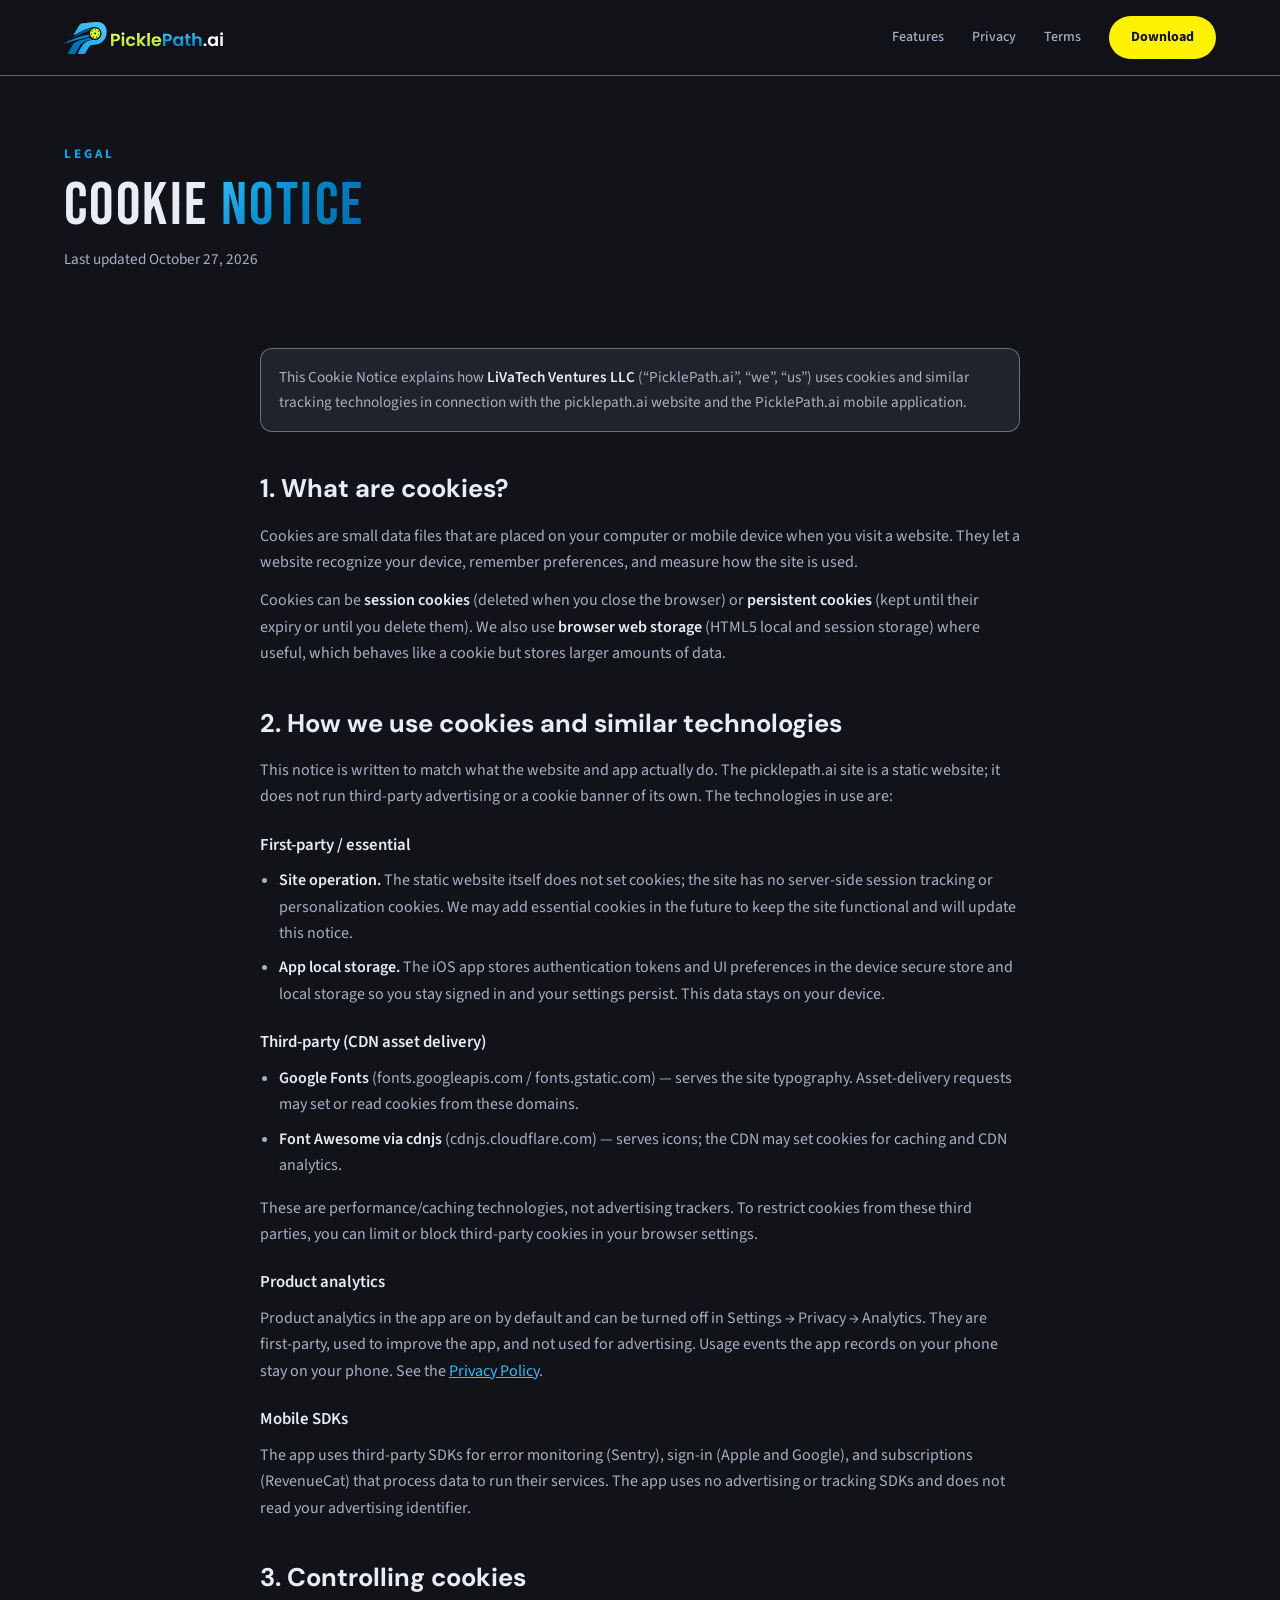
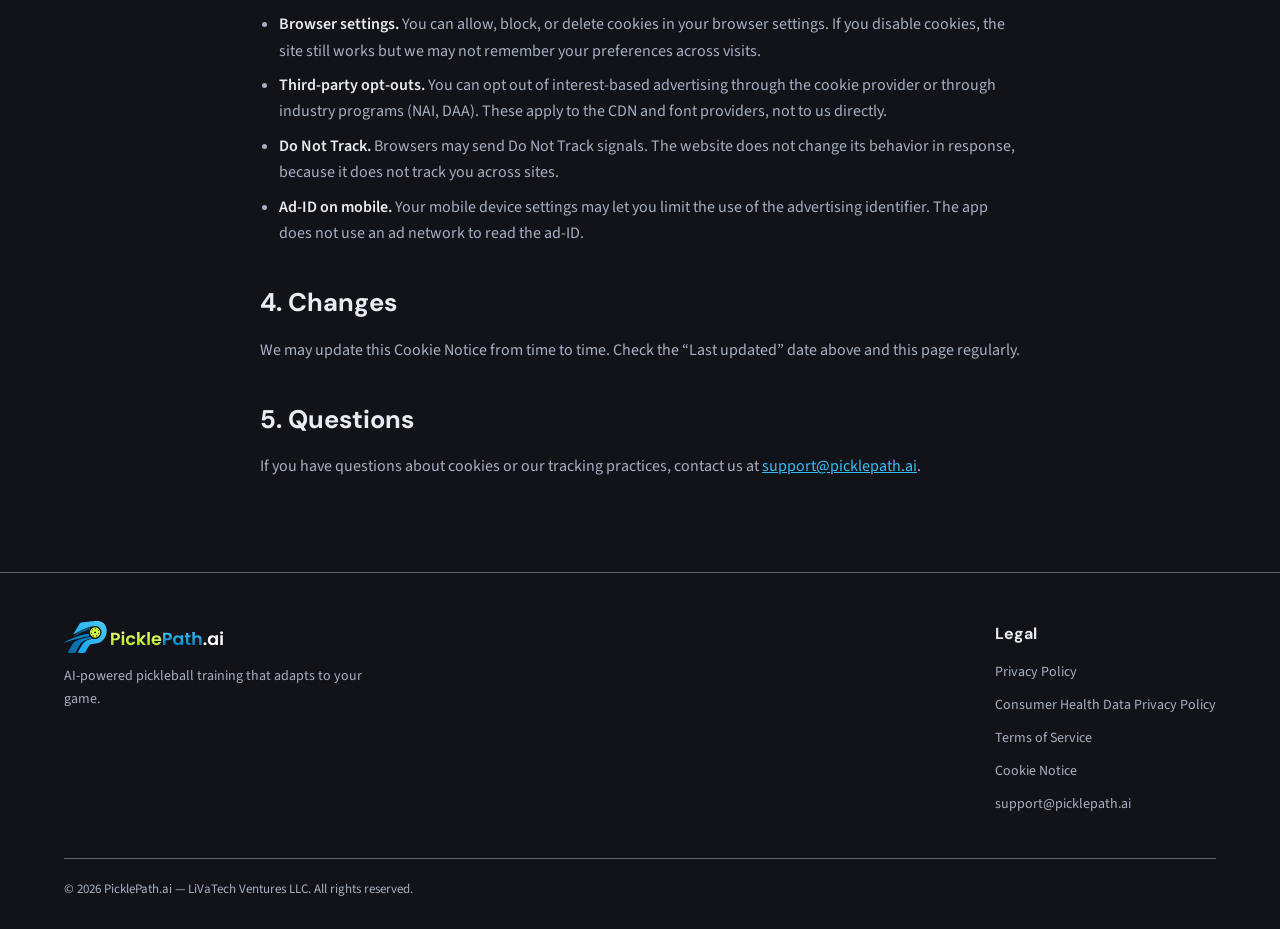
<file: cookie-notice/index.html>
<!DOCTYPE html>
<html lang="en">
<head>
<meta charset="UTF-8">
<meta name="viewport" content="width=device-width, initial-scale=1.0">
<title>Cookie Notice — PicklePath.ai</title>
<meta name="description" content="How PicklePath.ai and picklepath.ai use cookies and similar tracking technologies.">
<meta name="theme-color" content="#0284C7">
<link rel="preconnect" href="https://fonts.googleapis.com">
<link rel="preconnect" href="https://fonts.gstatic.com" crossorigin>
<link href="https://fonts.googleapis.com/css2?family=Bebas+Neue&family=DM+Sans:ital,opsz,wght@0,9..40,400;0,9..40,500;0,9..40,600;0,9..40,700&family=Source+Sans+3:ital,wght@0,400;0,500;0,600;0,700&display=swap" rel="stylesheet">
<link rel="stylesheet" href="https://cdnjs.cloudflare.com/ajax/libs/font-awesome/6.5.1/css/all.min.css">
<link rel="stylesheet" href="../css/legal.css">
<link rel="icon" href="../favicon.ico" sizes="32x32">
<link rel="icon" href="../assets/brand/favicon.svg" type="image/svg+xml">
<link rel="apple-touch-icon" href="../assets/brand/apple-touch-icon.png">
</head>
<body>
<nav id="navbar">
  <div class="nav-inner">
    <a href="../" class="nav-logo"><img class="nav-logo-img" src="../assets/brand/logo.svg" width="160" height="32" alt="PicklePath.ai"></a>
    <div class="nav-links" id="navLinks">
      <a href="../#features">Features</a>
      <a href="../privacy/">Privacy</a>
      <a href="../terms/">Terms</a>
      <a href="../#download" class="nav-cta">Download</a>
    </div>
    <button class="mobile-toggle" id="mobileToggle" aria-label="Toggle menu"><i class="fas fa-bars"></i></button>
  </div>
</nav>

<header class="legal-hero">
  <div class="container">
    <span class="section-label">Legal</span>
    <h1>Cookie <span class="gradient-text">Notice</span></h1>
    <p class="legal-meta">Last updated October 27, 2026</p>
  </div>
</header>

<article class="container legal-doc">
  <p class="legal-note">
    This Cookie Notice explains how <strong>LiVaTech Ventures LLC</strong> (“PicklePath.ai”, “we”, “us”) uses cookies and similar tracking technologies in connection with the picklepath.ai website and the PicklePath.ai mobile application.
  </p>

  <h2>1. What are cookies?</h2>
  <p>Cookies are small data files that are placed on your computer or mobile device when you visit a website. They let a website recognize your device, remember preferences, and measure how the site is used.</p>
  <p>Cookies can be <strong>session cookies</strong> (deleted when you close the browser) or <strong>persistent cookies</strong> (kept until their expiry or until you delete them). We also use <strong>browser web storage</strong> (HTML5 local and session storage) where useful, which behaves like a cookie but stores larger amounts of data.</p>

  <h2>2. How we use cookies and similar technologies</h2>
  <p>This notice is written to match what the website and app actually do. The picklepath.ai site is a static website; it does not run third-party advertising or a cookie banner of its own. The technologies in use are:</p>

  <h3>First-party / essential</h3>
  <ul>
    <li><strong>Site operation.</strong> The static website itself does not set cookies; the site has no server-side session tracking or personalization cookies. We may add essential cookies in the future to keep the site functional and will update this notice.</li>
    <li><strong>App local storage.</strong> The iOS app stores authentication tokens and UI preferences in the device secure store and local storage so you stay signed in and your settings persist. This data stays on your device.</li>
  </ul>

  <h3>Third-party (CDN asset delivery)</h3>
  <ul>
    <li><strong>Google Fonts</strong> (fonts.googleapis.com / fonts.gstatic.com) — serves the site typography. Asset-delivery requests may set or read cookies from these domains.</li>
    <li><strong>Font Awesome via cdnjs</strong> (cdnjs.cloudflare.com) — serves icons; the CDN may set cookies for caching and CDN analytics.</li>
  </ul>
  <p>These are performance/caching technologies, not advertising trackers. To restrict cookies from these third parties, you can limit or block third-party cookies in your browser settings.</p>

  <h3>Product analytics</h3>
  <p>Product analytics in the app are on by default and can be turned off in Settings → Privacy → Analytics. They are first-party, used to improve the app, and not used for advertising. Usage events the app records on your phone stay on your phone. See the <a href="../privacy/">Privacy Policy</a>.</p>

  <h3>Mobile SDKs</h3>
  <p>The app uses third-party SDKs for error monitoring (Sentry), sign-in (Apple and Google), and subscriptions (RevenueCat) that process data to run their services. The app uses no advertising or tracking SDKs and does not read your advertising identifier.</p>

  <h2>3. Controlling cookies</h2>
  <ul>
    <li><strong>Browser settings.</strong> You can allow, block, or delete cookies in your browser settings. If you disable cookies, the site still works but we may not remember your preferences across visits.</li>
    <li><strong>Third-party opt-outs.</strong> You can opt out of interest-based advertising through the cookie provider or through industry programs (NAI, DAA). These apply to the CDN and font providers, not to us directly.</li>
    <li><strong>Do Not Track.</strong> Browsers may send Do Not Track signals. The website does not change its behavior in response, because it does not track you across sites.</li>
    <li><strong>Ad-ID on mobile.</strong> Your mobile device settings may let you limit the use of the advertising identifier. The app does not use an ad network to read the ad-ID.</li>
  </ul>

  <h2>4. Changes</h2>
  <p>We may update this Cookie Notice from time to time. Check the “Last updated” date above and this page regularly.</p>

  <h2>5. Questions</h2>
  <p>If you have questions about cookies or our tracking practices, contact us at <a href="mailto:support@picklepath.ai">support@picklepath.ai</a>.</p>
</article>

<footer>
  <div class="container">
    <div class="footer-inner">
      <div class="footer-brand">
        <a href="../" class="nav-logo"><img class="nav-logo-img" src="../assets/brand/logo.svg" width="160" height="32" alt="PicklePath.ai"></a>
        <p>AI-powered pickleball training that adapts to your game.</p>
      </div>
      <div class="footer-links-group">
        <h4>Legal</h4>
        <a href="../privacy/">Privacy Policy</a>
        <a href="../consumer-health-data/">Consumer Health Data Privacy Policy</a>
        <a href="../terms/">Terms of Service</a>
        <a href="./">Cookie Notice</a>
        <a href="mailto:support@picklepath.ai">support@picklepath.ai</a>
      </div>
    </div>
    <div class="footer-bottom"><p>© 2026 PicklePath.ai — LiVaTech Ventures LLC. All rights reserved.</p></div>
  </div>
</footer>
<script src="../js/site.js"></script>
</body>
</html>
</file>
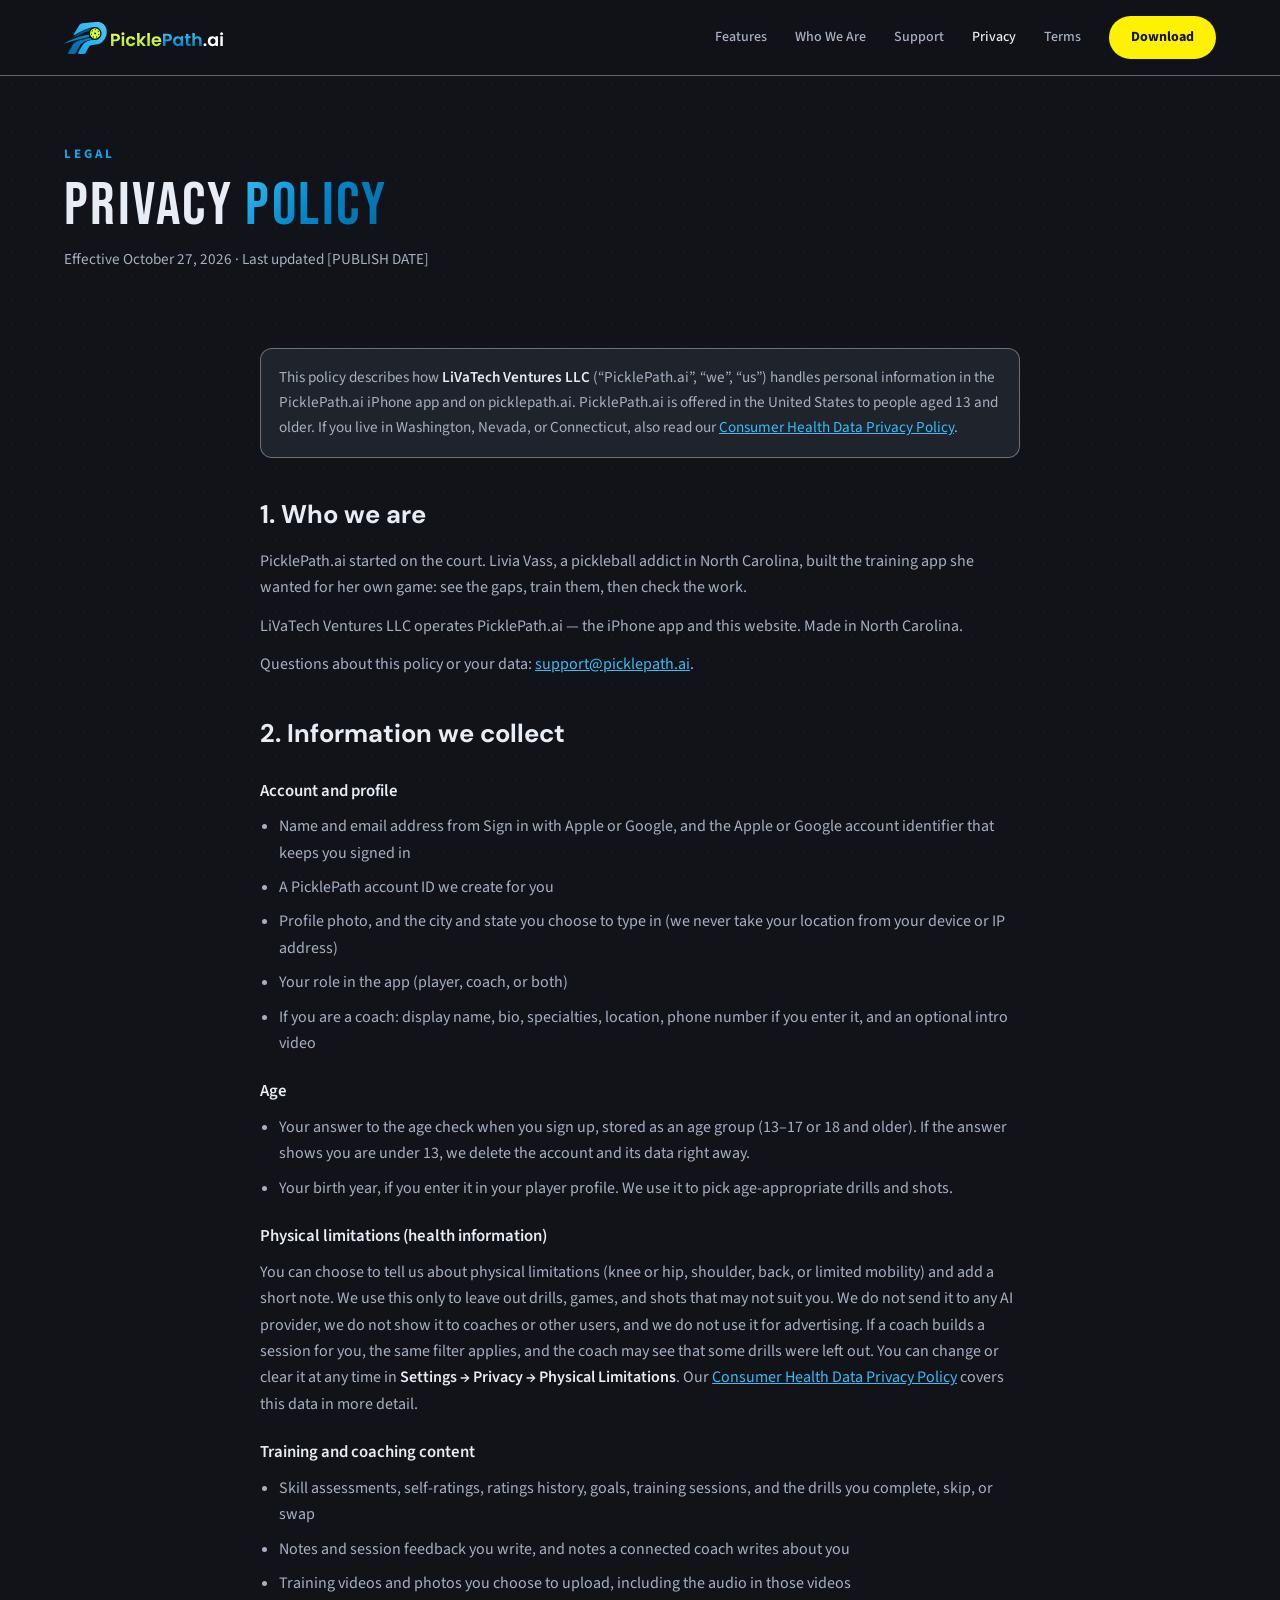
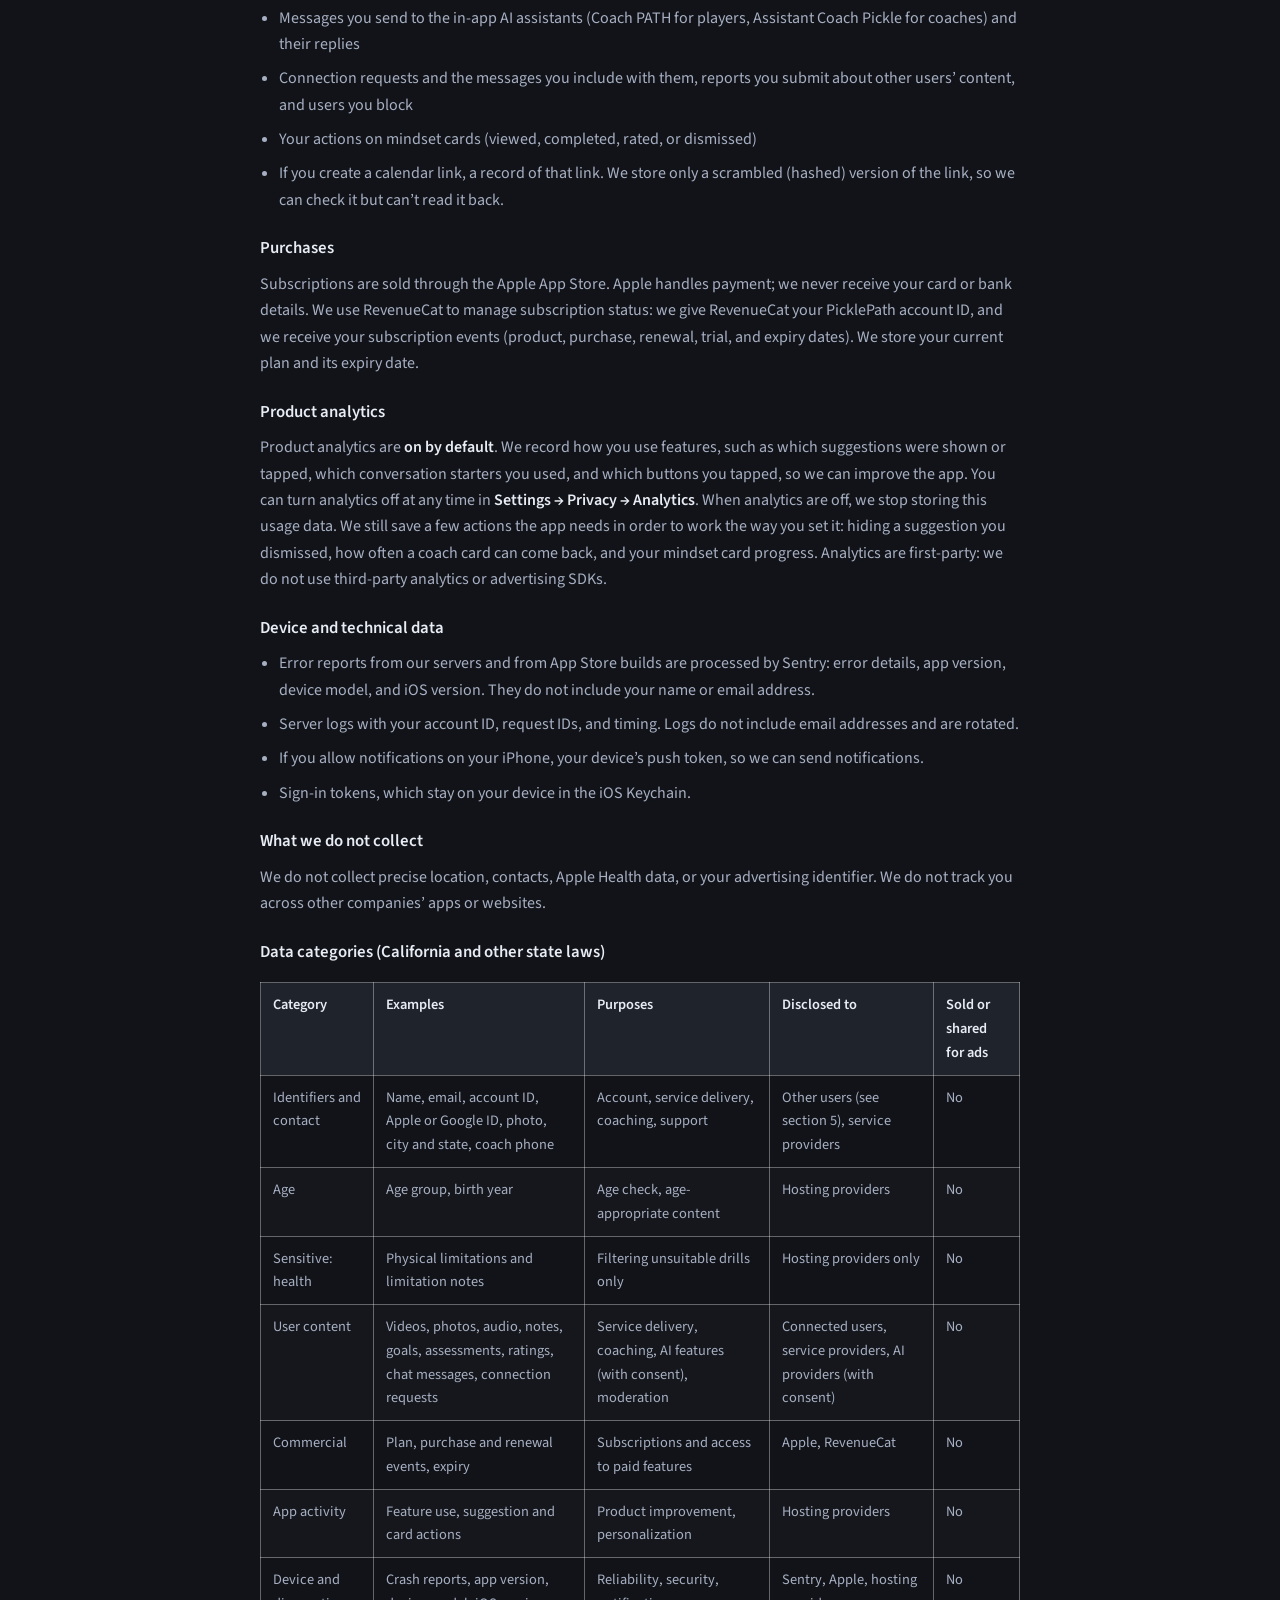
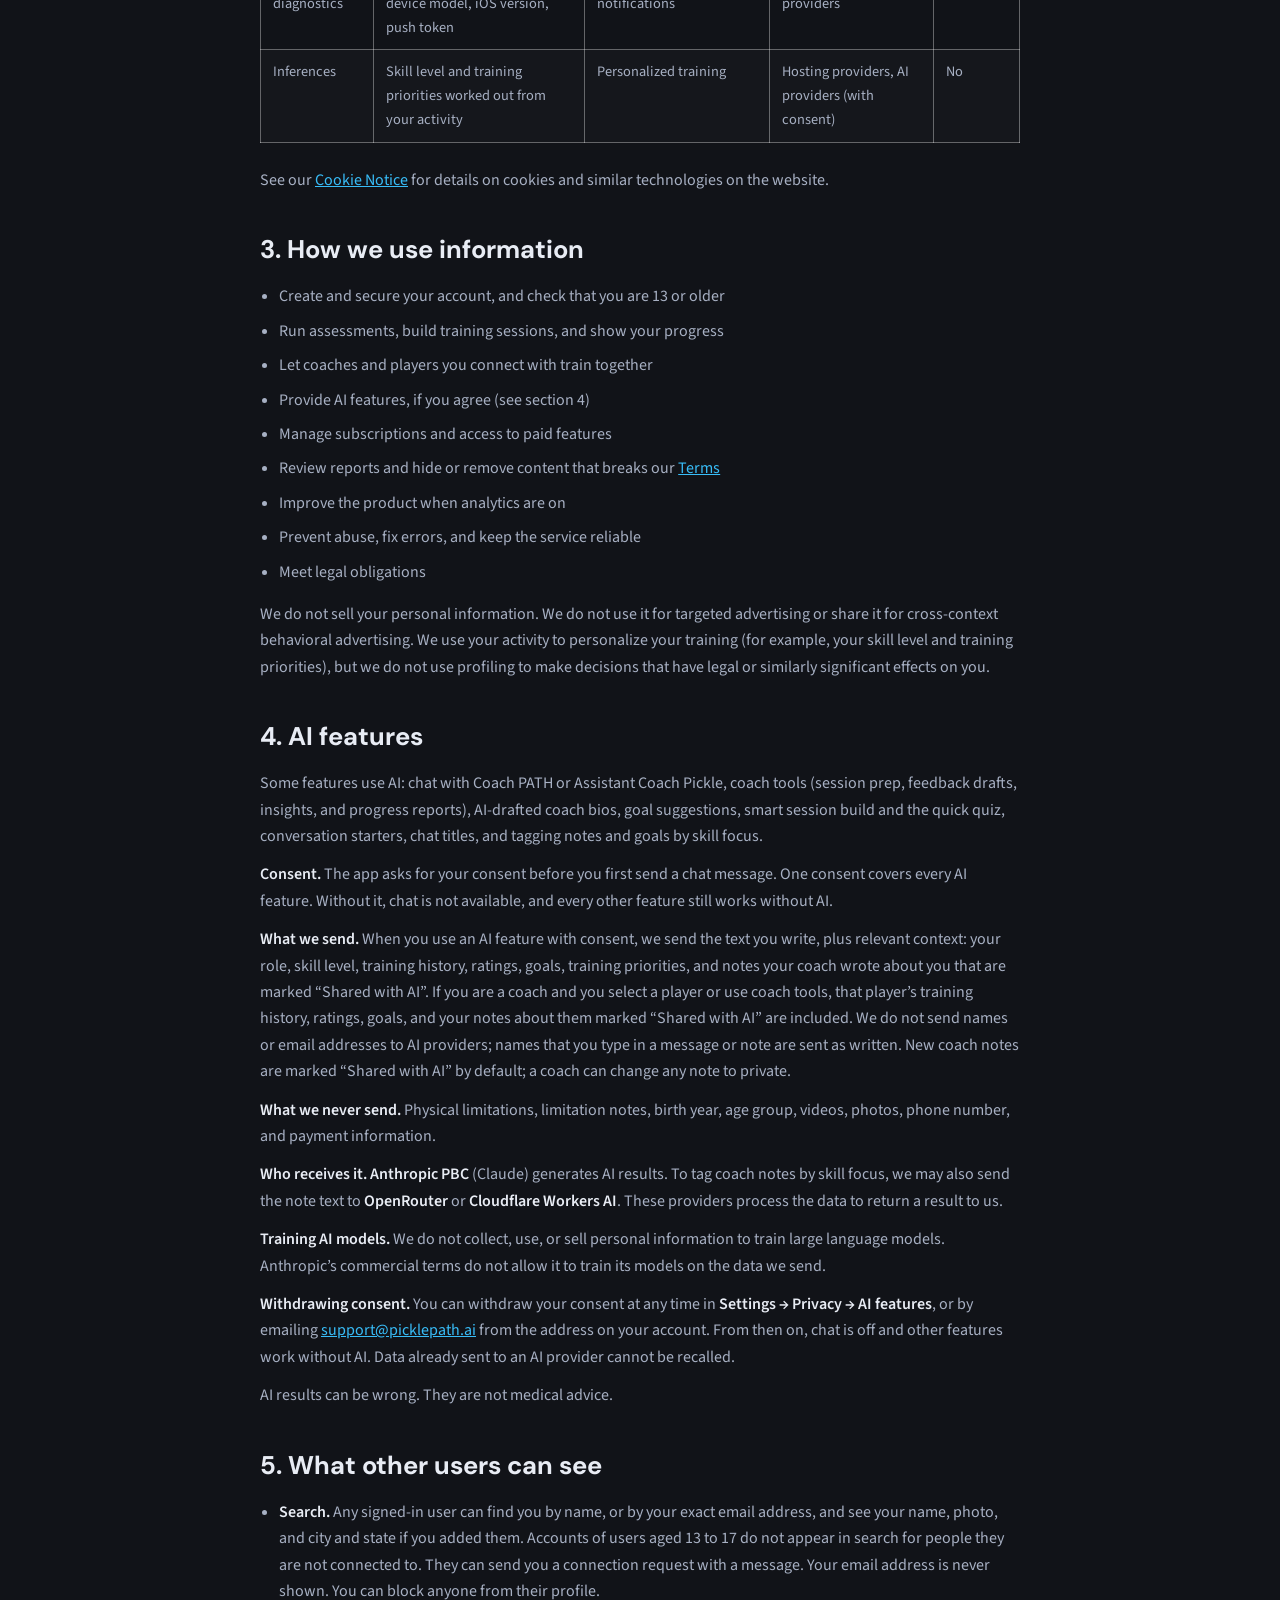
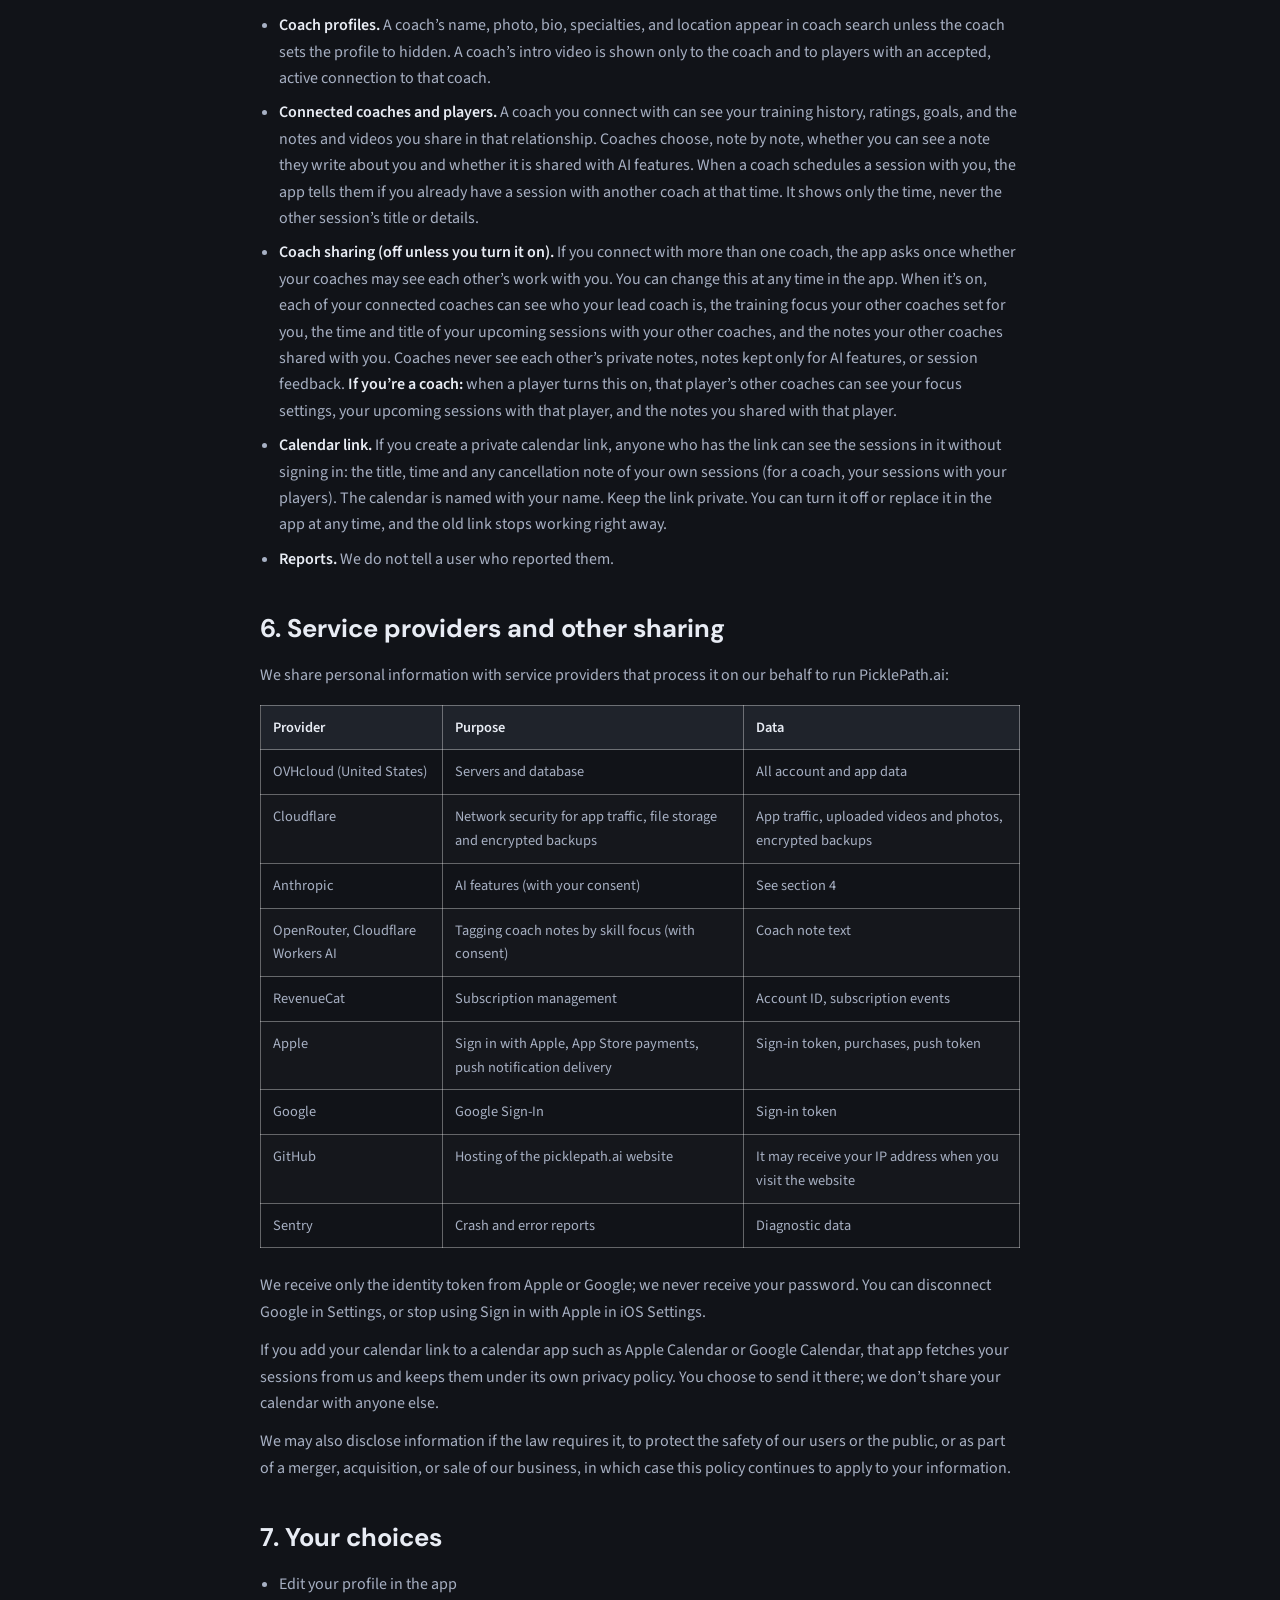
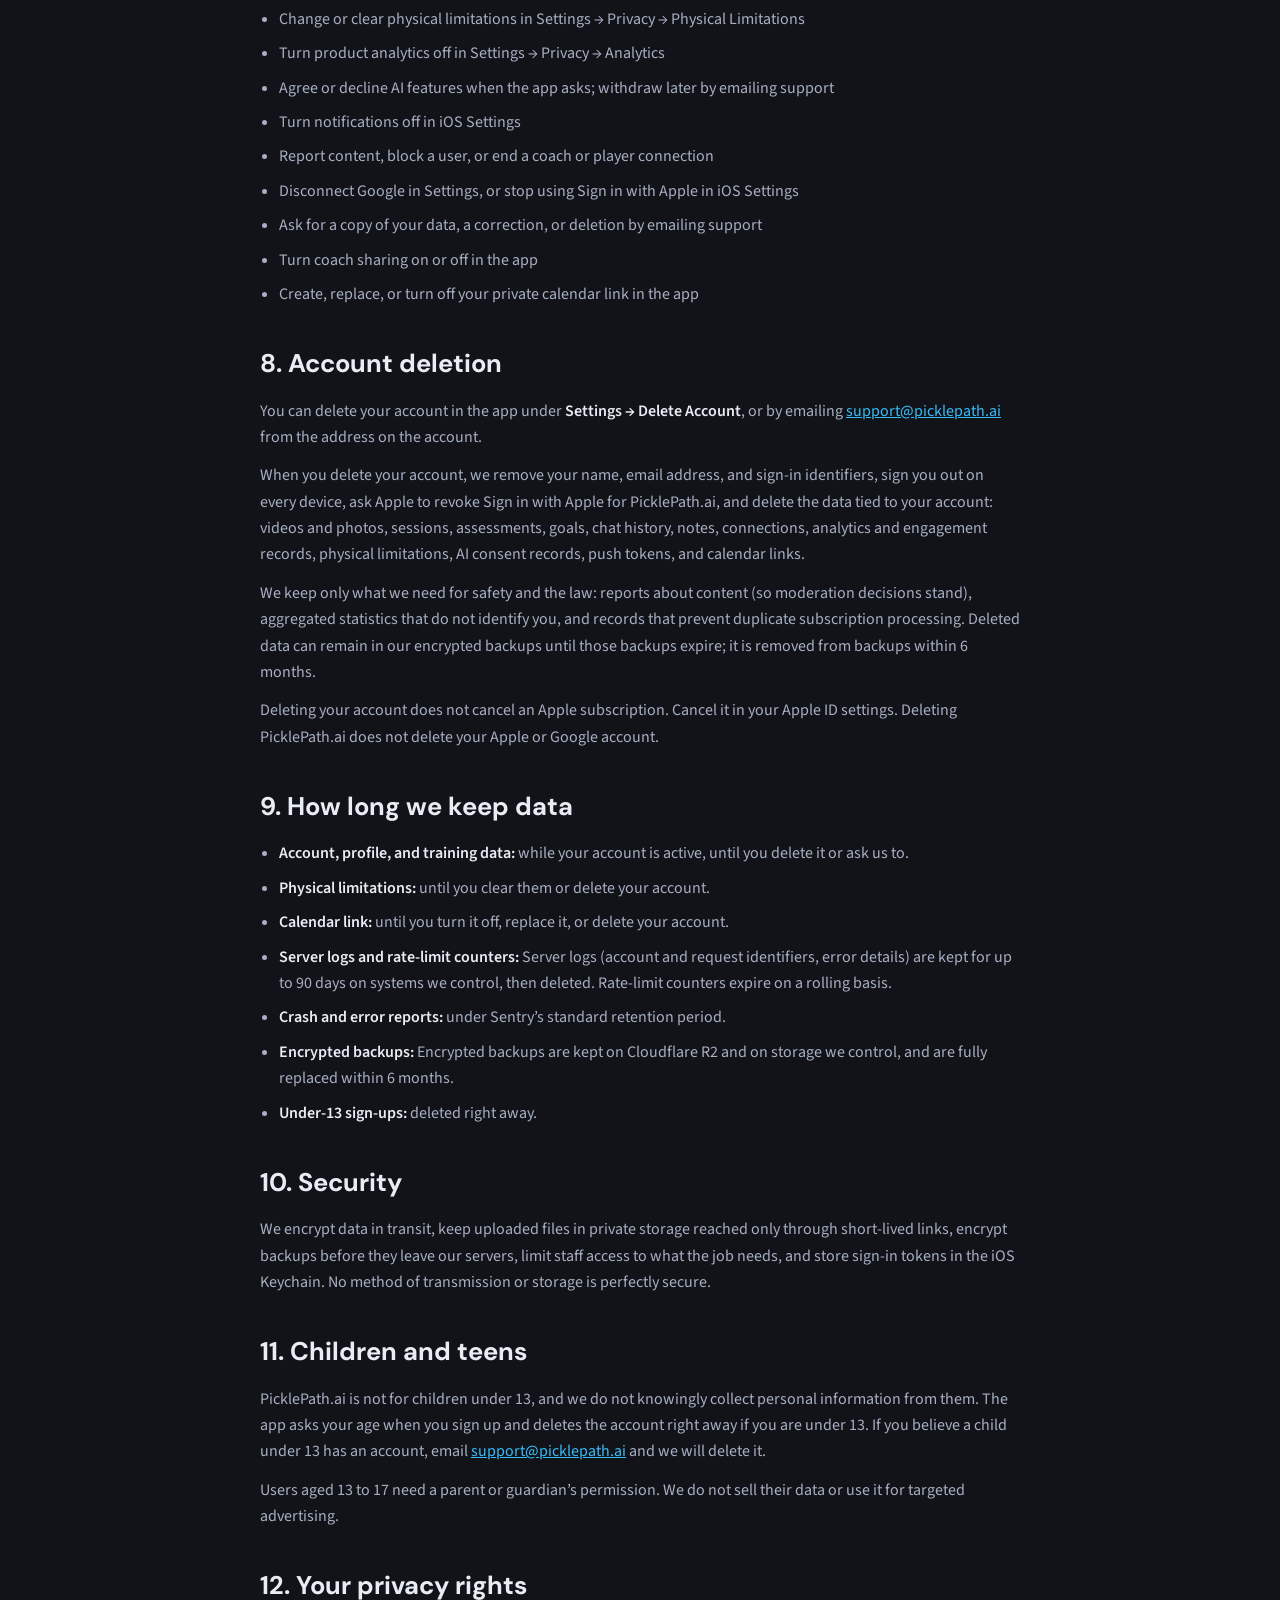
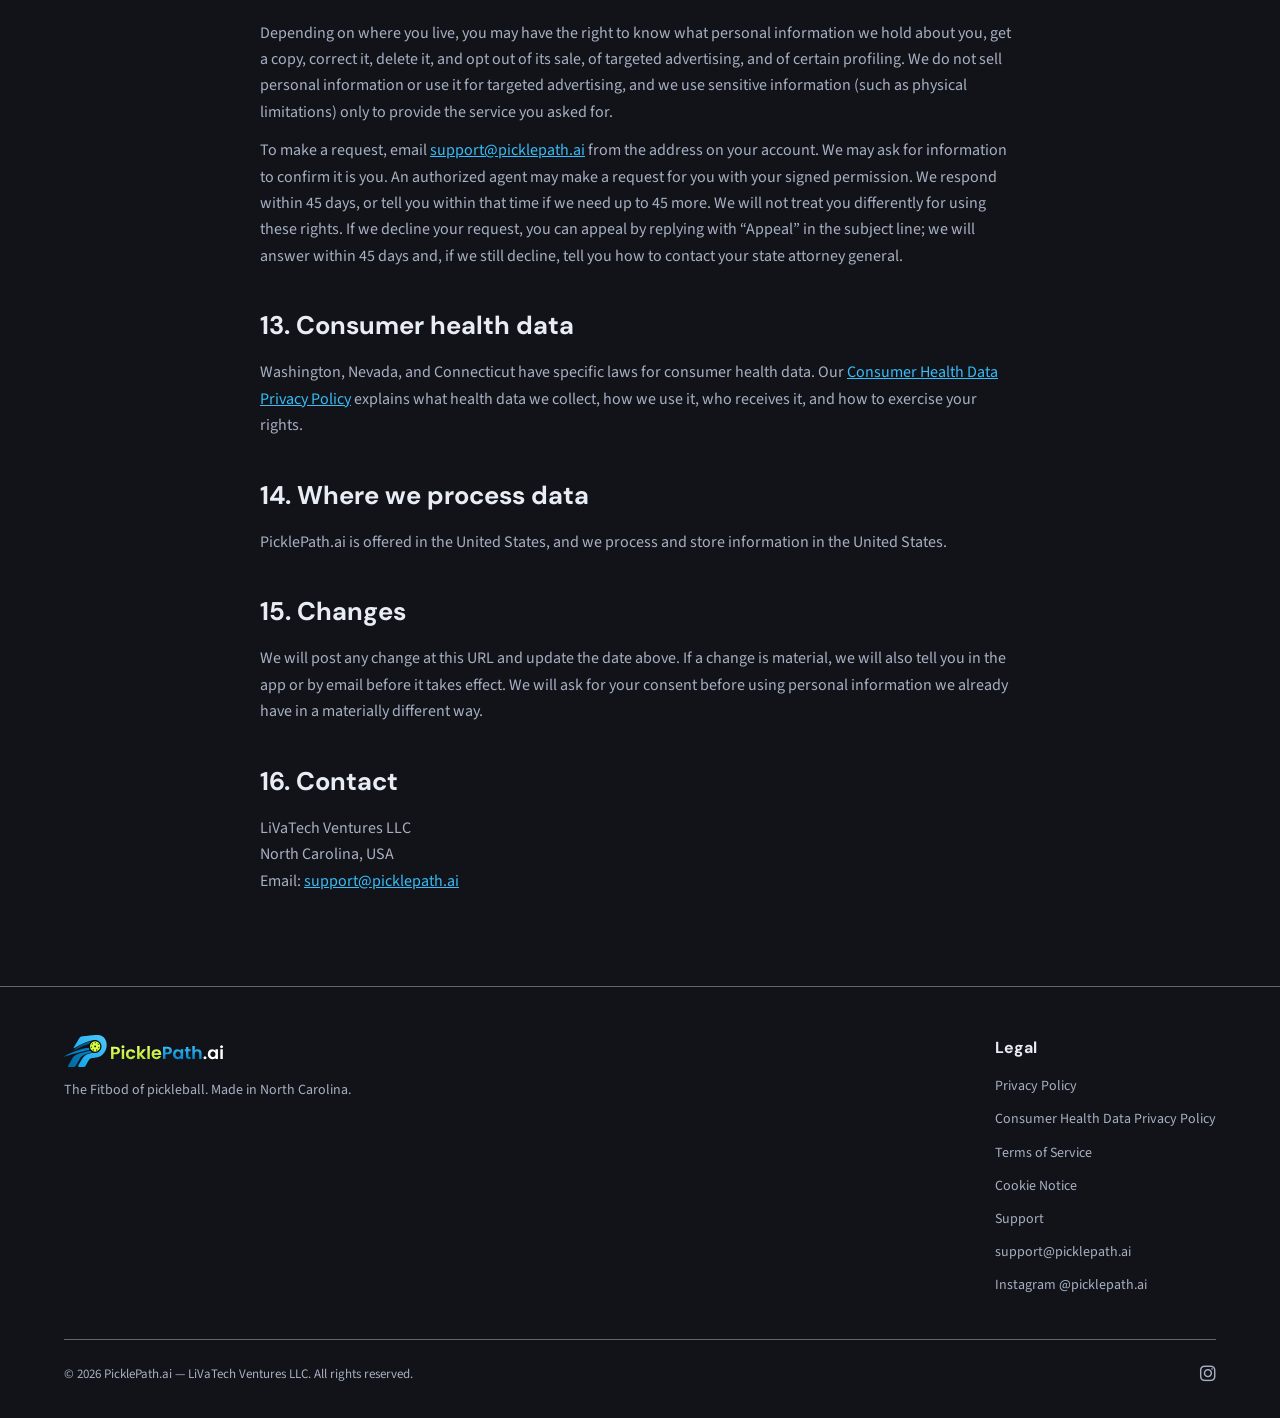
<file: privacy/index.html>
<!DOCTYPE html>
<html lang="en">
<head>
<meta charset="UTF-8">
<meta name="viewport" content="width=device-width, initial-scale=1.0">
<title>Privacy Policy — PicklePath.ai</title>
<meta name="description" content="How LiVaTech Ventures LLC collects, uses, shares, and deletes personal data in PicklePath.ai.">
<meta name="theme-color" content="#0284C7">
<link rel="preconnect" href="https://fonts.googleapis.com">
<link rel="preconnect" href="https://fonts.gstatic.com" crossorigin>
<link href="https://fonts.googleapis.com/css2?family=Bebas+Neue&family=DM+Sans:ital,opsz,wght@0,9..40,400;0,9..40,500;0,9..40,600;0,9..40,700&family=Source+Sans+3:ital,wght@0,400;0,500;0,600;0,700&display=swap" rel="stylesheet">
<link rel="stylesheet" href="https://cdnjs.cloudflare.com/ajax/libs/font-awesome/6.5.1/css/all.min.css">
<link rel="stylesheet" href="../css/legal.css">
<link rel="icon" href="../favicon.ico" sizes="32x32">
<link rel="icon" href="../assets/brand/favicon.svg" type="image/svg+xml">
<link rel="apple-touch-icon" href="../assets/brand/apple-touch-icon.png">
</head>
<body>
<nav id="navbar">
  <div class="nav-inner">
    <a href="../" class="nav-logo"><img class="nav-logo-img" src="../assets/brand/logo.svg" width="160" height="32" alt="PicklePath.ai"></a>
    <div class="nav-links" id="navLinks">
      <a href="../#features">Features</a>
      <a href="../#who-we-are">Who We Are</a>
      <a href="../support/">Support</a>
      <a href="./" aria-current="page">Privacy</a>
      <a href="../terms/">Terms</a>
      <a href="../#download" class="nav-cta">Download</a>
    </div>
    <button class="mobile-toggle" id="mobileToggle" aria-label="Toggle menu"><i class="fas fa-bars"></i></button>
  </div>
</nav>

<header class="legal-hero">
  <div class="container">
    <span class="section-label">Legal</span>
    <h1>Privacy <span class="gradient-text">Policy</span></h1>
    <p class="legal-meta">Effective October 27, 2026 · Last updated [PUBLISH DATE]</p>
  </div>
</header>

<article class="container legal-doc">
  <p class="legal-note">
    This policy describes how <strong>LiVaTech Ventures LLC</strong> (“PicklePath.ai”, “we”, “us”) handles personal information in the PicklePath.ai iPhone app and on picklepath.ai. PicklePath.ai is offered in the United States to people aged 13 and older. If you live in Washington, Nevada, or Connecticut, also read our <a href="../consumer-health-data/">Consumer Health Data Privacy Policy</a>.
  </p>

  <h2 id="who-we-are">1. Who we are</h2>
  <p>PicklePath.ai started on the court. Livia Vass, a pickleball addict in North Carolina, built the training app she wanted for her own game: see the gaps, train them, then check the work.</p>
  <p>LiVaTech Ventures LLC operates PicklePath.ai — the iPhone app and this website. Made in North Carolina.</p>
  <p>Questions about this policy or your data: <a href="mailto:support@picklepath.ai">support@picklepath.ai</a>.</p>

  <h2 id="collect">2. Information we collect</h2>
  <h3>Account and profile</h3>
  <ul>
    <li>Name and email address from Sign in with Apple or Google, and the Apple or Google account identifier that keeps you signed in</li>
    <li>A PicklePath account ID we create for you</li>
    <li>Profile photo, and the city and state you choose to type in (we never take your location from your device or IP address)</li>
    <li>Your role in the app (player, coach, or both)</li>
    <li>If you are a coach: display name, bio, specialties, location, phone number if you enter it, and an optional intro video</li>
  </ul>
  <h3>Age</h3>
  <ul>
    <li>Your answer to the age check when you sign up, stored as an age group (13–17 or 18 and older). If the answer shows you are under 13, we delete the account and its data right away.</li>
    <li>Your birth year, if you enter it in your player profile. We use it to pick age-appropriate drills and shots.</li>
  </ul>
  <h3 id="physical-limitations">Physical limitations (health information)</h3>
  <p>You can choose to tell us about physical limitations (knee or hip, shoulder, back, or limited mobility) and add a short note. We use this only to leave out drills, games, and shots that may not suit you. We do not send it to any AI provider, we do not show it to coaches or other users, and we do not use it for advertising. If a coach builds a session for you, the same filter applies, and the coach may see that some drills were left out. You can change or clear it at any time in <strong>Settings → Privacy → Physical Limitations</strong>. Our <a href="../consumer-health-data/">Consumer Health Data Privacy Policy</a> covers this data in more detail.</p>
  <h3>Training and coaching content</h3>
  <ul>
    <li>Skill assessments, self-ratings, ratings history, goals, training sessions, and the drills you complete, skip, or swap</li>
    <li>Notes and session feedback you write, and notes a connected coach writes about you</li>
    <li>Training videos and photos you choose to upload, including the audio in those videos</li>
    <li>Messages you send to the in-app AI assistants (Coach PATH for players, Assistant Coach Pickle for coaches) and their replies</li>
    <li>Connection requests and the messages you include with them, reports you submit about other users’ content, and users you block</li>
    <li>Your actions on mindset cards (viewed, completed, rated, or dismissed)</li>
    <li>If you create a calendar link, a record of that link. We store only a scrambled (hashed) version of the link, so we can check it but can’t read it back.</li>
  </ul>
  <h3>Purchases</h3>
  <p>Subscriptions are sold through the Apple App Store. Apple handles payment; we never receive your card or bank details. We use RevenueCat to manage subscription status: we give RevenueCat your PicklePath account ID, and we receive your subscription events (product, purchase, renewal, trial, and expiry dates). We store your current plan and its expiry date.</p>
  <h3>Product analytics</h3>
  <p>Product analytics are <strong>on by default</strong>. We record how you use features, such as which suggestions were shown or tapped, which conversation starters you used, and which buttons you tapped, so we can improve the app. You can turn analytics off at any time in <strong>Settings → Privacy → Analytics</strong>. When analytics are off, we stop storing this usage data. We still save a few actions the app needs in order to work the way you set it: hiding a suggestion you dismissed, how often a coach card can come back, and your mindset card progress. Analytics are first-party: we do not use third-party analytics or advertising SDKs.</p>
  <h3>Device and technical data</h3>
  <ul>
    <li>Error reports from our servers and from App Store builds are processed by Sentry: error details, app version, device model, and iOS version. They do not include your name or email address.</li>
    <li>Server logs with your account ID, request IDs, and timing. Logs do not include email addresses and are rotated.</li>
    <li>If you allow notifications on your iPhone, your device’s push token, so we can send notifications.</li>
    <li>Sign-in tokens, which stay on your device in the iOS Keychain.</li>
  </ul>
  <h3>What we do not collect</h3>
  <p>We do not collect precise location, contacts, Apple Health data, or your advertising identifier. We do not track you across other companies’ apps or websites.</p>

  <h3>Data categories (California and other state laws)</h3>
  <table>
    <thead>
      <tr>
        <th>Category</th>
        <th>Examples</th>
        <th>Purposes</th>
        <th>Disclosed to</th>
        <th>Sold or shared for ads</th>
      </tr>
    </thead>
    <tbody>
      <tr>
        <td>Identifiers and contact</td>
        <td>Name, email, account ID, Apple or Google ID, photo, city and state, coach phone</td>
        <td>Account, service delivery, coaching, support</td>
        <td>Other users (see section 5), service providers</td>
        <td>No</td>
      </tr>
      <tr>
        <td>Age</td>
        <td>Age group, birth year</td>
        <td>Age check, age-appropriate content</td>
        <td>Hosting providers</td>
        <td>No</td>
      </tr>
      <tr>
        <td>Sensitive: health</td>
        <td>Physical limitations and limitation notes</td>
        <td>Filtering unsuitable drills only</td>
        <td>Hosting providers only</td>
        <td>No</td>
      </tr>
      <tr>
        <td>User content</td>
        <td>Videos, photos, audio, notes, goals, assessments, ratings, chat messages, connection requests</td>
        <td>Service delivery, coaching, AI features (with consent), moderation</td>
        <td>Connected users, service providers, AI providers (with consent)</td>
        <td>No</td>
      </tr>
      <tr>
        <td>Commercial</td>
        <td>Plan, purchase and renewal events, expiry</td>
        <td>Subscriptions and access to paid features</td>
        <td>Apple, RevenueCat</td>
        <td>No</td>
      </tr>
      <tr>
        <td>App activity</td>
        <td>Feature use, suggestion and card actions</td>
        <td>Product improvement, personalization</td>
        <td>Hosting providers</td>
        <td>No</td>
      </tr>
      <tr>
        <td>Device and diagnostics</td>
        <td>Crash reports, app version, device model, iOS version, push token</td>
        <td>Reliability, security, notifications</td>
        <td>Sentry, Apple, hosting providers</td>
        <td>No</td>
      </tr>
      <tr>
        <td>Inferences</td>
        <td>Skill level and training priorities worked out from your activity</td>
        <td>Personalized training</td>
        <td>Hosting providers, AI providers (with consent)</td>
        <td>No</td>
      </tr>
    </tbody>
  </table>
  <p>See our <a href="../cookie-notice/">Cookie Notice</a> for details on cookies and similar technologies on the website.</p>

  <h2 id="use">3. How we use information</h2>
  <ul>
    <li>Create and secure your account, and check that you are 13 or older</li>
    <li>Run assessments, build training sessions, and show your progress</li>
    <li>Let coaches and players you connect with train together</li>
    <li>Provide AI features, if you agree (see section 4)</li>
    <li>Manage subscriptions and access to paid features</li>
    <li>Review reports and hide or remove content that breaks our <a href="../terms/">Terms</a></li>
    <li>Improve the product when analytics are on</li>
    <li>Prevent abuse, fix errors, and keep the service reliable</li>
    <li>Meet legal obligations</li>
  </ul>
  <p>We do not sell your personal information. We do not use it for targeted advertising or share it for cross-context behavioral advertising. We use your activity to personalize your training (for example, your skill level and training priorities), but we do not use profiling to make decisions that have legal or similarly significant effects on you.</p>

  <h2 id="ai">4. AI features</h2>
  <p>Some features use AI: chat with Coach PATH or Assistant Coach Pickle, coach tools (session prep, feedback drafts, insights, and progress reports), AI-drafted coach bios, goal suggestions, smart session build and the quick quiz, conversation starters, chat titles, and tagging notes and goals by skill focus.</p>
  <p><strong>Consent.</strong> The app asks for your consent before you first send a chat message. One consent covers every AI feature. Without it, chat is not available, and every other feature still works without AI.</p>
  <p><strong>What we send.</strong> When you use an AI feature with consent, we send the text you write, plus relevant context: your role, skill level, training history, ratings, goals, training priorities, and notes your coach wrote about you that are marked “Shared with AI”. If you are a coach and you select a player or use coach tools, that player’s training history, ratings, goals, and your notes about them marked “Shared with AI” are included. We do not send names or email addresses to AI providers; names that you type in a message or note are sent as written. New coach notes are marked “Shared with AI” by default; a coach can change any note to private.</p>
  <p><strong>What we never send.</strong> Physical limitations, limitation notes, birth year, age group, videos, photos, phone number, and payment information.</p>
  <p><strong>Who receives it.</strong> <strong>Anthropic PBC</strong> (Claude) generates AI results. To tag coach notes by skill focus, we may also send the note text to <strong>OpenRouter</strong> or <strong>Cloudflare Workers AI</strong>. These providers process the data to return a result to us.</p>
  <p><strong>Training AI models.</strong> We do not collect, use, or sell personal information to train large language models. Anthropic’s commercial terms do not allow it to train its models on the data we send.</p>
  <p><strong>Withdrawing consent.</strong> You can withdraw your consent at any time in <strong>Settings → Privacy → AI features</strong>, or by emailing <a href="mailto:support@picklepath.ai?subject=Withdraw%20AI%20consent">support@picklepath.ai</a> from the address on your account. From then on, chat is off and other features work without AI. Data already sent to an AI provider cannot be recalled.</p>
  <p>AI results can be wrong. They are not medical advice.</p>

  <h2 id="visibility">5. What other users can see</h2>
  <ul>
    <li><strong>Search.</strong> Any signed-in user can find you by name, or by your exact email address, and see your name, photo, and city and state if you added them. Accounts of users aged 13 to 17 do not appear in search for people they are not connected to. They can send you a connection request with a message. Your email address is never shown. You can block anyone from their profile.</li>
    <li><strong>Coach profiles.</strong> A coach’s name, photo, bio, specialties, and location appear in coach search unless the coach sets the profile to hidden. A coach’s intro video is shown only to the coach and to players with an accepted, active connection to that coach.</li>
    <li><strong>Connected coaches and players.</strong> A coach you connect with can see your training history, ratings, goals, and the notes and videos you share in that relationship. Coaches choose, note by note, whether you can see a note they write about you and whether it is shared with AI features. When a coach schedules a session with you, the app tells them if you already have a session with another coach at that time. It shows only the time, never the other session’s title or details.</li>
    <li><strong>Coach sharing (off unless you turn it on).</strong> If you connect with more than one coach, the app asks once whether your coaches may see each other’s work with you. You can change this at any time in the app. When it’s on, each of your connected coaches can see who your lead coach is, the training focus your other coaches set for you, the time and title of your upcoming sessions with your other coaches, and the notes your other coaches shared with you. Coaches never see each other’s private notes, notes kept only for AI features, or session feedback. <strong>If you’re a coach:</strong> when a player turns this on, that player’s other coaches can see your focus settings, your upcoming sessions with that player, and the notes you shared with that player.</li>
    <li><strong>Calendar link.</strong> If you create a private calendar link, anyone who has the link can see the sessions in it without signing in: the title, time and any cancellation note of your own sessions (for a coach, your sessions with your players). The calendar is named with your name. Keep the link private. You can turn it off or replace it in the app at any time, and the old link stops working right away.</li>
    <li><strong>Reports.</strong> We do not tell a user who reported them.</li>
  </ul>

  <h2 id="sharing">6. Service providers and other sharing</h2>
  <p>We share personal information with service providers that process it on our behalf to run PicklePath.ai:</p>
  <table>
    <thead>
      <tr>
        <th>Provider</th>
        <th>Purpose</th>
        <th>Data</th>
      </tr>
    </thead>
    <tbody>
      <tr><td>OVHcloud (United States)</td><td>Servers and database</td><td>All account and app data</td></tr>
      <tr><td>Cloudflare</td><td>Network security for app traffic, file storage and encrypted backups</td><td>App traffic, uploaded videos and photos, encrypted backups</td></tr>
      <tr><td>Anthropic</td><td>AI features (with your consent)</td><td>See section 4</td></tr>
      <tr><td>OpenRouter, Cloudflare Workers AI</td><td>Tagging coach notes by skill focus (with consent)</td><td>Coach note text</td></tr>
      <tr><td>RevenueCat</td><td>Subscription management</td><td>Account ID, subscription events</td></tr>
      <tr><td>Apple</td><td>Sign in with Apple, App Store payments, push notification delivery</td><td>Sign-in token, purchases, push token</td></tr>
      <tr><td>Google</td><td>Google Sign-In</td><td>Sign-in token</td></tr>
      <tr><td>GitHub</td><td>Hosting of the picklepath.ai website</td><td>It may receive your IP address when you visit the website</td></tr>
      <tr><td>Sentry</td><td>Crash and error reports</td><td>Diagnostic data</td></tr>
    </tbody>
  </table>
  <p>We receive only the identity token from Apple or Google; we never receive your password. You can disconnect Google in Settings, or stop using Sign in with Apple in iOS Settings.</p>
  <p>If you add your calendar link to a calendar app such as Apple Calendar or Google Calendar, that app fetches your sessions from us and keeps them under its own privacy policy. You choose to send it there; we don’t share your calendar with anyone else.</p>
  <p>We may also disclose information if the law requires it, to protect the safety of our users or the public, or as part of a merger, acquisition, or sale of our business, in which case this policy continues to apply to your information.</p>

  <h2 id="choices">7. Your choices</h2>
  <ul>
    <li>Edit your profile in the app</li>
    <li>Change or clear physical limitations in Settings → Privacy → Physical Limitations</li>
    <li>Turn product analytics off in Settings → Privacy → Analytics</li>
    <li>Agree or decline AI features when the app asks; withdraw later by emailing support</li>
    <li>Turn notifications off in iOS Settings</li>
    <li>Report content, block a user, or end a coach or player connection</li>
    <li>Disconnect Google in Settings, or stop using Sign in with Apple in iOS Settings</li>
    <li>Ask for a copy of your data, a correction, or deletion by emailing support</li>
    <li>Turn coach sharing on or off in the app</li>
    <li>Create, replace, or turn off your private calendar link in the app</li>
  </ul>

  <h2 id="deletion">8. Account deletion</h2>
  <p>You can delete your account in the app under <strong>Settings → Delete Account</strong>, or by emailing <a href="mailto:support@picklepath.ai?subject=Delete%20my%20PicklePath.ai%20account">support@picklepath.ai</a> from the address on the account.</p>
  <p>When you delete your account, we remove your name, email address, and sign-in identifiers, sign you out on every device, ask Apple to revoke Sign in with Apple for PicklePath.ai, and delete the data tied to your account: videos and photos, sessions, assessments, goals, chat history, notes, connections, analytics and engagement records, physical limitations, AI consent records, push tokens, and calendar links.</p>
  <p>We keep only what we need for safety and the law: reports about content (so moderation decisions stand), aggregated statistics that do not identify you, and records that prevent duplicate subscription processing. Deleted data can remain in our encrypted backups until those backups expire; it is removed from backups within 6 months.</p>
  <p>Deleting your account does not cancel an Apple subscription. Cancel it in your Apple ID settings. Deleting PicklePath.ai does not delete your Apple or Google account.</p>

  <h2 id="retention">9. How long we keep data</h2>
  <ul>
    <li><strong>Account, profile, and training data:</strong> while your account is active, until you delete it or ask us to.</li>
    <li><strong>Physical limitations:</strong> until you clear them or delete your account.</li>
    <li><strong>Calendar link:</strong> until you turn it off, replace it, or delete your account.</li>
    <li><strong>Server logs and rate-limit counters:</strong> Server logs (account and request identifiers, error details) are kept for up to 90 days on systems we control, then deleted. Rate-limit counters expire on a rolling basis.</li>
    <li><strong>Crash and error reports:</strong> under Sentry’s standard retention period.</li>
    <li><strong>Encrypted backups:</strong> Encrypted backups are kept on Cloudflare R2 and on storage we control, and are fully replaced within 6 months.</li>
    <li><strong>Under-13 sign-ups:</strong> deleted right away.</li>
  </ul>

  <h2 id="security">10. Security</h2>
  <p>We encrypt data in transit, keep uploaded files in private storage reached only through short-lived links, encrypt backups before they leave our servers, limit staff access to what the job needs, and store sign-in tokens in the iOS Keychain. No method of transmission or storage is perfectly secure.</p>

  <h2 id="children">11. Children and teens</h2>
  <p>PicklePath.ai is not for children under 13, and we do not knowingly collect personal information from them. The app asks your age when you sign up and deletes the account right away if you are under 13. If you believe a child under 13 has an account, email <a href="mailto:support@picklepath.ai">support@picklepath.ai</a> and we will delete it.</p>
  <p>Users aged 13 to 17 need a parent or guardian’s permission. We do not sell their data or use it for targeted advertising.</p>

  <h2 id="rights">12. Your privacy rights</h2>
  <p>Depending on where you live, you may have the right to know what personal information we hold about you, get a copy, correct it, delete it, and opt out of its sale, of targeted advertising, and of certain profiling. We do not sell personal information or use it for targeted advertising, and we use sensitive information (such as physical limitations) only to provide the service you asked for.</p>
  <p>To make a request, email <a href="mailto:support@picklepath.ai?subject=Privacy%20request">support@picklepath.ai</a> from the address on your account. We may ask for information to confirm it is you. An authorized agent may make a request for you with your signed permission. We respond within 45 days, or tell you within that time if we need up to 45 more. We will not treat you differently for using these rights. If we decline your request, you can appeal by replying with “Appeal” in the subject line; we will answer within 45 days and, if we still decline, tell you how to contact your state attorney general.</p>

  <h2 id="health-data">13. Consumer health data</h2>
  <p>Washington, Nevada, and Connecticut have specific laws for consumer health data. Our <a href="../consumer-health-data/">Consumer Health Data Privacy Policy</a> explains what health data we collect, how we use it, who receives it, and how to exercise your rights.</p>

  <h2 id="location">14. Where we process data</h2>
  <p>PicklePath.ai is offered in the United States, and we process and store information in the United States.</p>

  <h2 id="changes">15. Changes</h2>
  <p>We will post any change at this URL and update the date above. If a change is material, we will also tell you in the app or by email before it takes effect. We will ask for your consent before using personal information we already have in a materially different way.</p>

  <h2 id="contact">16. Contact</h2>
  <p>LiVaTech Ventures LLC<br>North Carolina, USA<br>Email: <a href="mailto:support@picklepath.ai">support@picklepath.ai</a></p>
</article>

<footer>
  <div class="container">
    <div class="footer-inner">
      <div class="footer-brand">
        <a href="../" class="nav-logo"><img class="nav-logo-img" src="../assets/brand/logo.svg" width="160" height="32" alt="PicklePath.ai"></a>
        <p>The Fitbod of pickleball. Made in North Carolina.</p>
      </div>
      <div class="footer-links-group">
        <h4>Legal</h4>
        <a href="./">Privacy Policy</a>
        <a href="../consumer-health-data/">Consumer Health Data Privacy Policy</a>
        <a href="../terms/">Terms of Service</a>
        <a href="../cookie-notice/">Cookie Notice</a>
        <a href="../support/">Support</a>
        <a href="mailto:support@picklepath.ai">support@picklepath.ai</a>
        <a href="https://www.instagram.com/picklepath.ai/" rel="noopener noreferrer">Instagram @picklepath.ai</a>
      </div>
    </div>
    <div class="footer-bottom"><p>© 2026 PicklePath.ai — LiVaTech Ventures LLC. All rights reserved.</p><div class="footer-socials"><a href="https://www.instagram.com/picklepath.ai/" aria-label="PicklePath.ai on Instagram" rel="noopener noreferrer"><i class="fab fa-instagram"></i></a></div></div>
  </div>
</footer>
<script src="../js/site.js"></script>
</body>
</html>
</file>
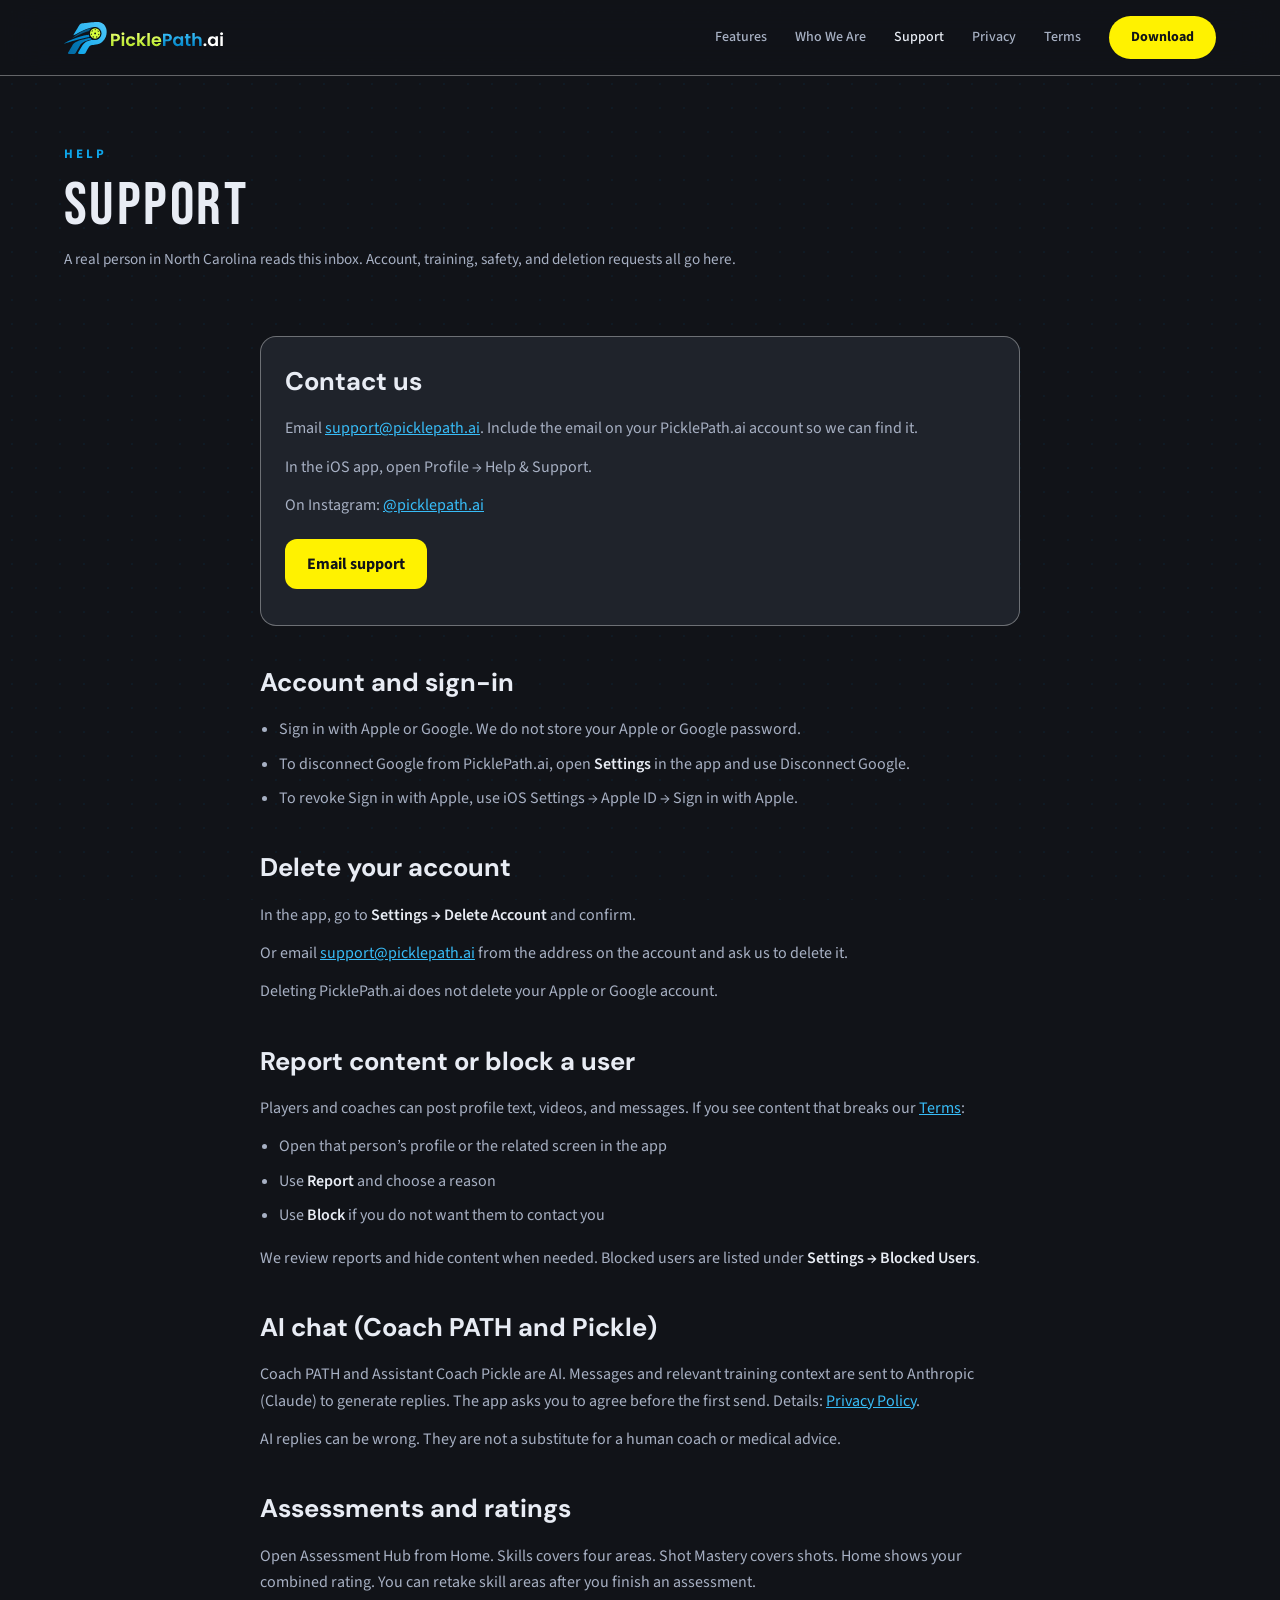
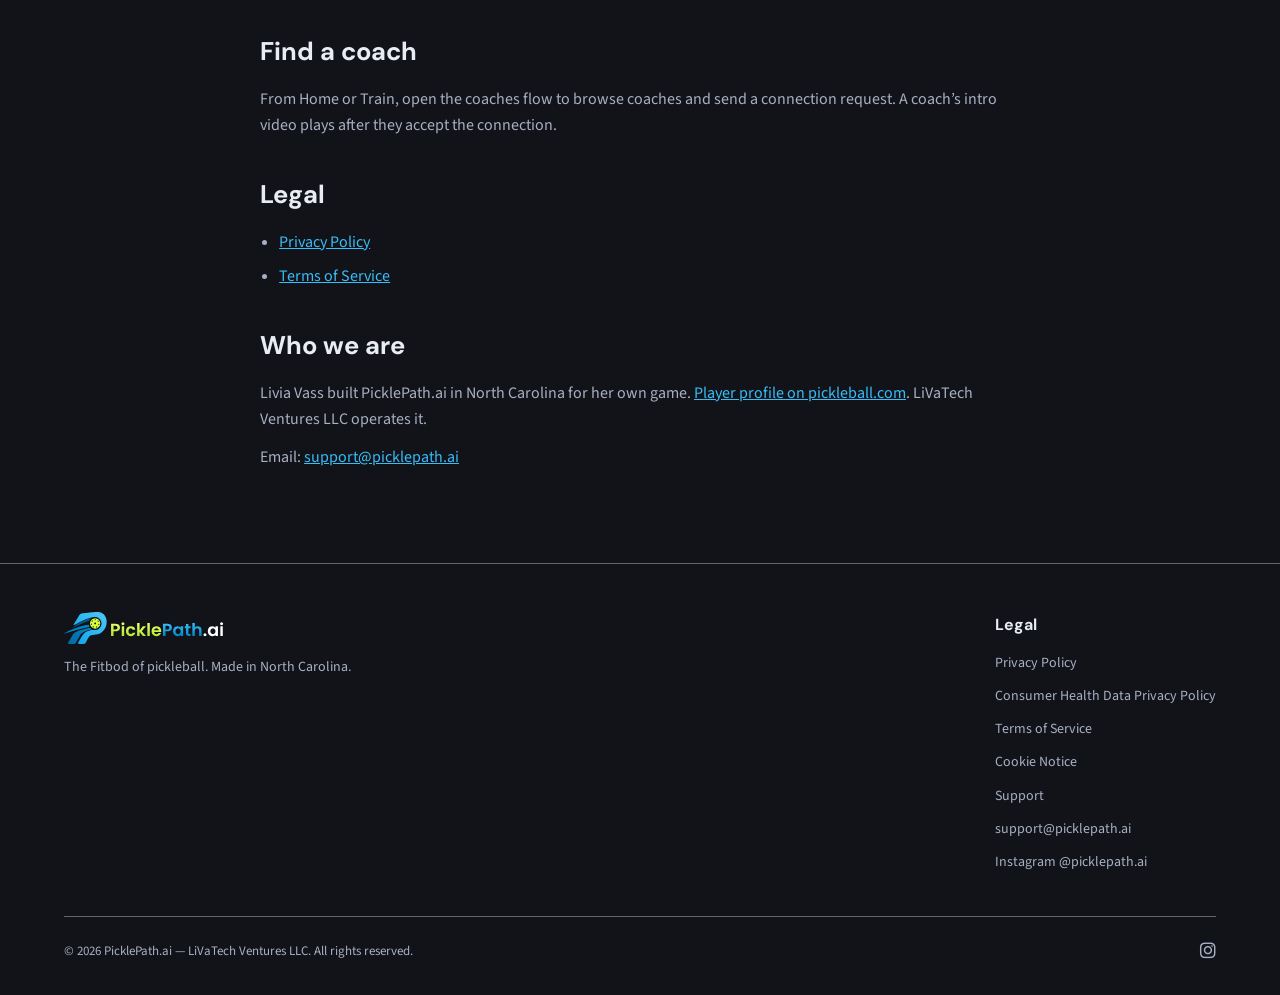
<file: support/index.html>
<!DOCTYPE html>
<html lang="en">
<head>
<meta charset="UTF-8">
<meta name="viewport" content="width=device-width, initial-scale=1.0">
<title>Support — PicklePath.ai</title>
<meta name="description" content="Get help with PicklePath.ai: account, training, reporting content, and account deletion.">
<meta name="theme-color" content="#0284C7">
<link rel="preconnect" href="https://fonts.googleapis.com">
<link rel="preconnect" href="https://fonts.gstatic.com" crossorigin>
<link href="https://fonts.googleapis.com/css2?family=Bebas+Neue&family=DM+Sans:ital,opsz,wght@0,9..40,400;0,9..40,500;0,9..40,600;0,9..40,700&family=Source+Sans+3:ital,wght@0,400;0,500;0,600;0,700&display=swap" rel="stylesheet">
<link rel="stylesheet" href="https://cdnjs.cloudflare.com/ajax/libs/font-awesome/6.5.1/css/all.min.css">
<link rel="stylesheet" href="../css/legal.css">
<link rel="icon" href="../favicon.ico" sizes="32x32">
<link rel="icon" href="../assets/brand/favicon.svg" type="image/svg+xml">
<link rel="apple-touch-icon" href="../assets/brand/apple-touch-icon.png">
</head>
<body>
<nav id="navbar">
  <div class="nav-inner">
    <a href="../" class="nav-logo"><img class="nav-logo-img" src="../assets/brand/logo.svg" width="160" height="32" alt="PicklePath.ai"></a>
    <div class="nav-links" id="navLinks">
      <a href="../#features">Features</a>
      <a href="../#who-we-are">Who We Are</a>
      <a href="./" aria-current="page">Support</a>
      <a href="../privacy/">Privacy</a>
      <a href="../terms/">Terms</a>
      <a href="../#download" class="nav-cta">Download</a>
    </div>
    <button class="mobile-toggle" id="mobileToggle" aria-label="Toggle menu"><i class="fas fa-bars"></i></button>
  </div>
</nav>

<header class="legal-hero">
  <div class="container">
    <span class="section-label">Help</span>
    <h1>Support</h1>
    <p class="legal-meta">A real person in North Carolina reads this inbox. Account, training, safety, and deletion requests all go here.</p>
  </div>
</header>

<article class="container legal-doc">
  <div class="support-card">
    <h2>Contact us</h2>
    <p>Email <a href="mailto:support@picklepath.ai?subject=PicklePath%20Support">support@picklepath.ai</a>. Include the email on your PicklePath.ai account so we can find it.</p>
    <p>In the iOS app, open Profile → Help &amp; Support.</p>
    <p>On Instagram: <a href="https://www.instagram.com/picklepath.ai/" rel="noopener noreferrer">@picklepath.ai</a></p>
    <p><a class="support-cta" href="mailto:support@picklepath.ai?subject=PicklePath%20Support">Email support</a></p>
  </div>

  <h2>Account and sign-in</h2>
  <ul>
    <li>Sign in with Apple or Google. We do not store your Apple or Google password.</li>
    <li>To disconnect Google from PicklePath.ai, open <strong>Settings</strong> in the app and use Disconnect Google.</li>
    <li>To revoke Sign in with Apple, use iOS Settings → Apple ID → Sign in with Apple.</li>
  </ul>

  <h2>Delete your account</h2>
  <p>In the app, go to <strong>Settings → Delete Account</strong> and confirm.</p>
  <p>Or email <a href="mailto:support@picklepath.ai?subject=Delete%20my%20PicklePath.ai%20account">support@picklepath.ai</a> from the address on the account and ask us to delete it.</p>
  <p>Deleting PicklePath.ai does not delete your Apple or Google account.</p>

  <h2>Report content or block a user</h2>
  <p>Players and coaches can post profile text, videos, and messages. If you see content that breaks our <a href="../terms/">Terms</a>:</p>
  <ul>
    <li>Open that person’s profile or the related screen in the app</li>
    <li>Use <strong>Report</strong> and choose a reason</li>
    <li>Use <strong>Block</strong> if you do not want them to contact you</li>
  </ul>
  <p>We review reports and hide content when needed. Blocked users are listed under <strong>Settings → Blocked Users</strong>.</p>

  <h2>AI chat (Coach PATH and Pickle)</h2>
  <p>Coach PATH and Assistant Coach Pickle are AI. Messages and relevant training context are sent to Anthropic (Claude) to generate replies. The app asks you to agree before the first send. Details: <a href="../privacy/">Privacy Policy</a>.</p>
  <p>AI replies can be wrong. They are not a substitute for a human coach or medical advice.</p>

  <h2>Assessments and ratings</h2>
  <p>Open Assessment Hub from Home. Skills covers four areas. Shot Mastery covers shots. Home shows your combined rating. You can retake skill areas after you finish an assessment.</p>

  <h2>Find a coach</h2>
  <p>From Home or Train, open the coaches flow to browse coaches and send a connection request. A coach’s intro video plays after they accept the connection.</p>

  <h2>Legal</h2>
  <ul>
    <li><a href="../privacy/">Privacy Policy</a></li>
    <li><a href="../terms/">Terms of Service</a></li>
  </ul>

  <h2 id="who-we-are">Who we are</h2>
  <p>Livia Vass built PicklePath.ai in North Carolina for her own game. <a href="https://pickleball.com/players/livia-vass" rel="noopener noreferrer">Player profile on pickleball.com</a>. LiVaTech Ventures LLC operates it.</p>
  <p>Email: <a href="mailto:support@picklepath.ai">support@picklepath.ai</a></p>
</article>

<footer>
  <div class="container">
    <div class="footer-inner">
      <div class="footer-brand">
        <a href="../" class="nav-logo"><img class="nav-logo-img" src="../assets/brand/logo.svg" width="160" height="32" alt="PicklePath.ai"></a>
        <p>The Fitbod of pickleball. Made in North Carolina.</p>
      </div>
      <div class="footer-links-group">
        <h4>Legal</h4>
        <a href="../privacy/">Privacy Policy</a>
        <a href="../consumer-health-data/">Consumer Health Data Privacy Policy</a>
        <a href="../terms/">Terms of Service</a>
        <a href="../cookie-notice/">Cookie Notice</a>
        <a href="./">Support</a>
        <a href="mailto:support@picklepath.ai">support@picklepath.ai</a>
        <a href="https://www.instagram.com/picklepath.ai/" rel="noopener noreferrer">Instagram @picklepath.ai</a>
      </div>
    </div>
    <div class="footer-bottom"><p>© 2026 PicklePath.ai — LiVaTech Ventures LLC. All rights reserved.</p><div class="footer-socials"><a href="https://www.instagram.com/picklepath.ai/" aria-label="PicklePath.ai on Instagram" rel="noopener noreferrer"><i class="fab fa-instagram"></i></a></div></div>
  </div>
</footer>
<script src="../js/site.js"></script>
</body>
</html>
</file>
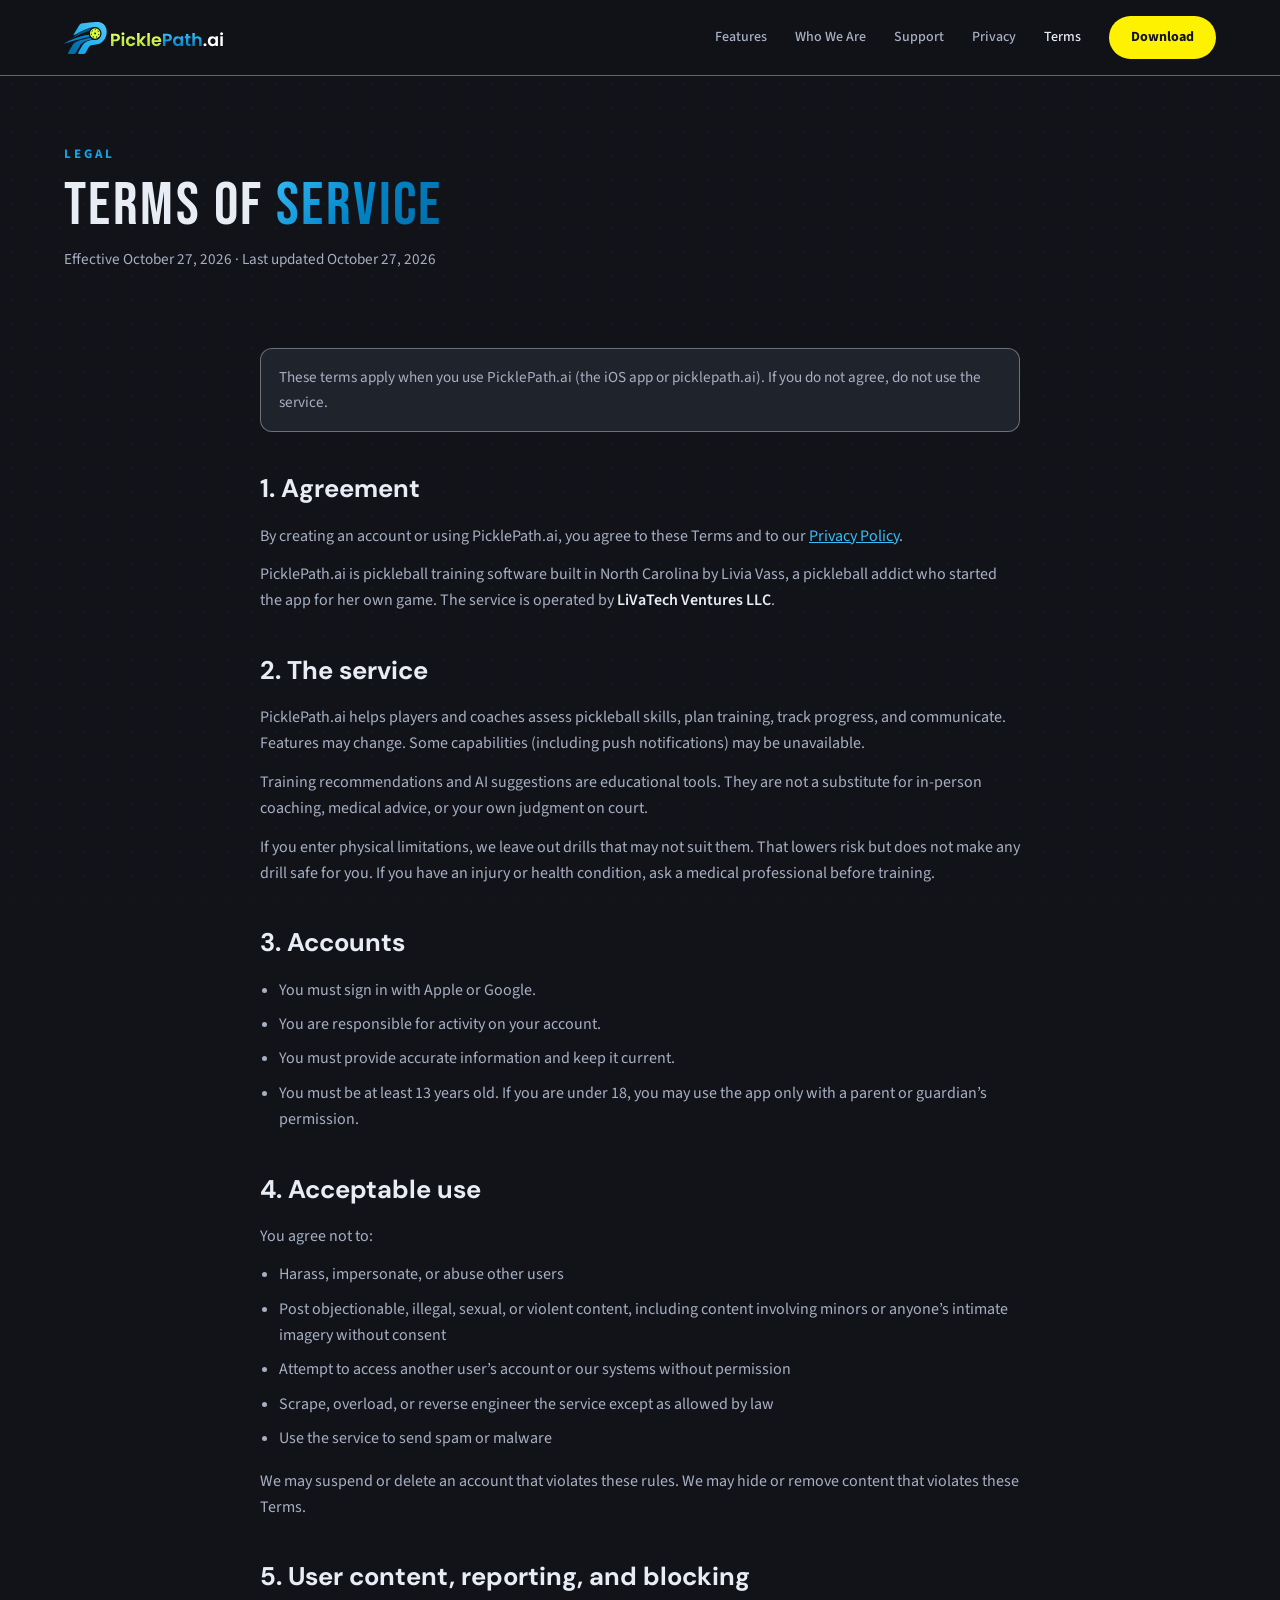
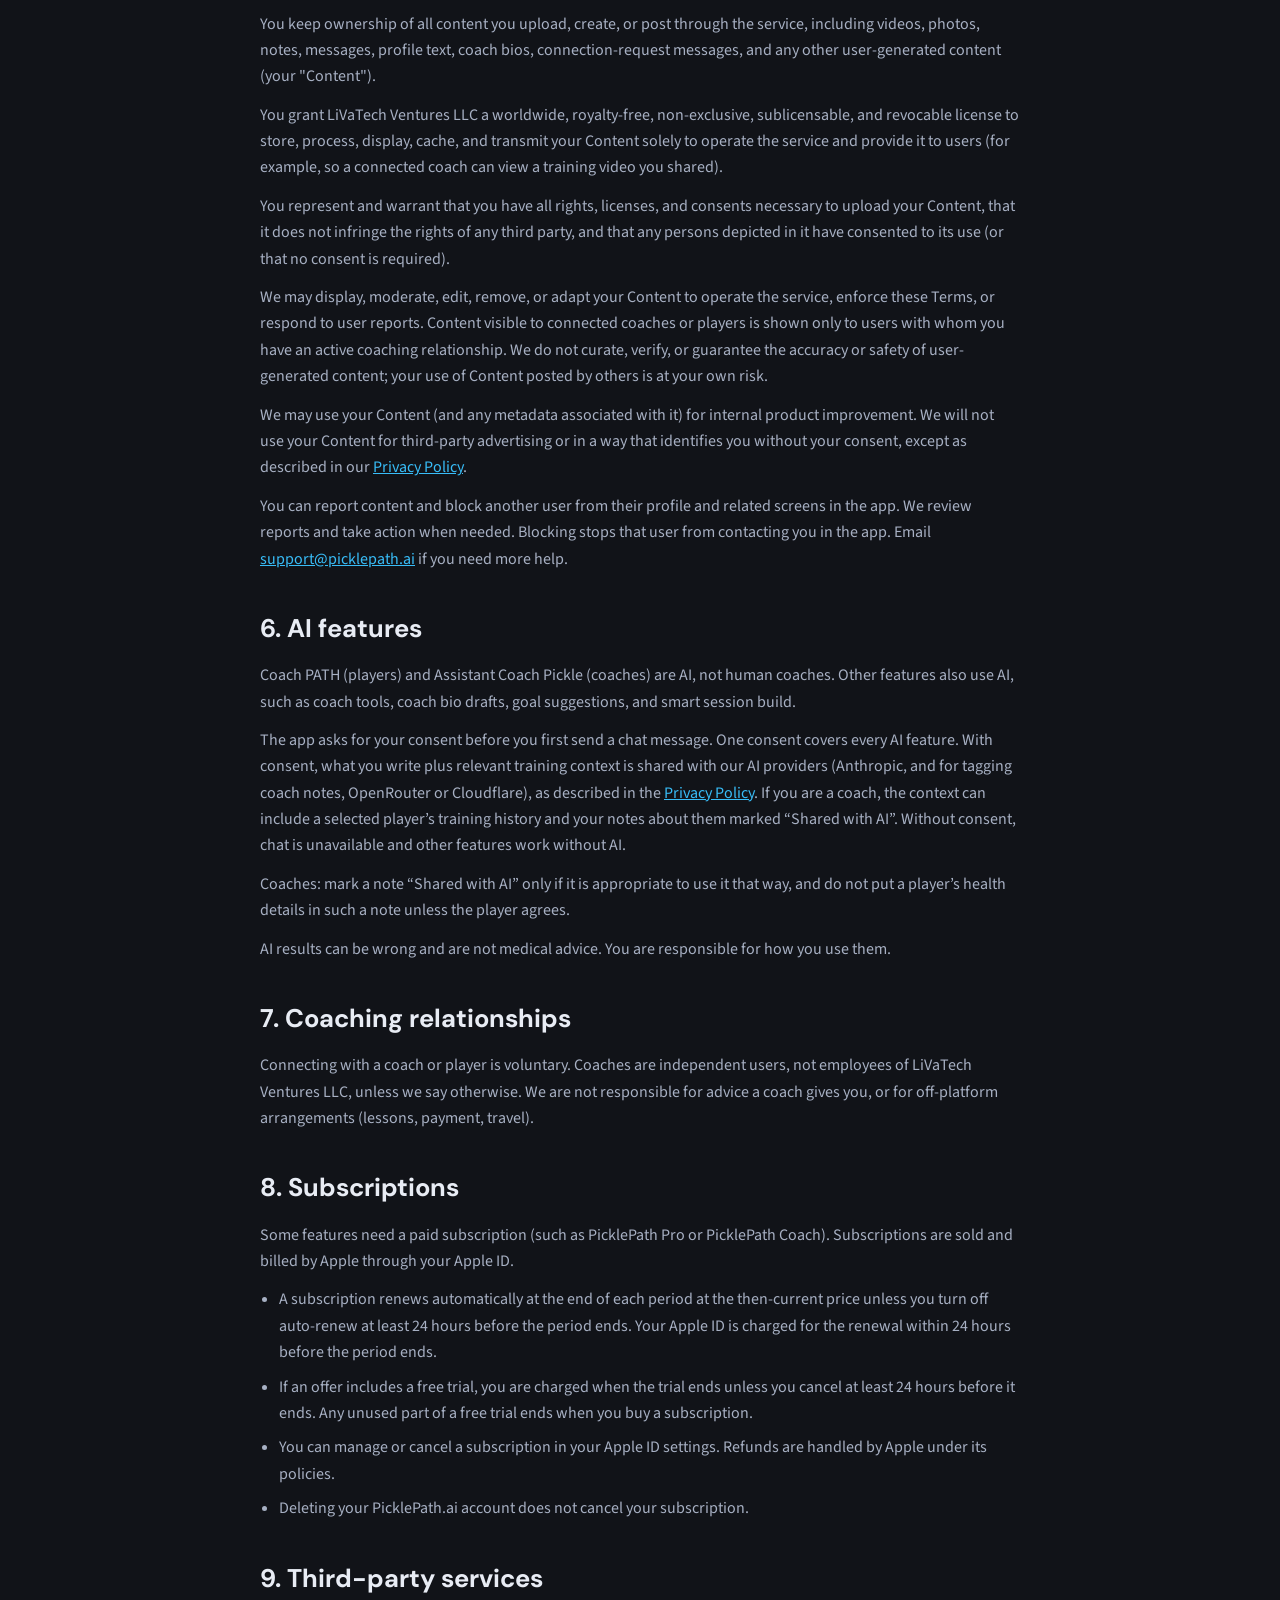
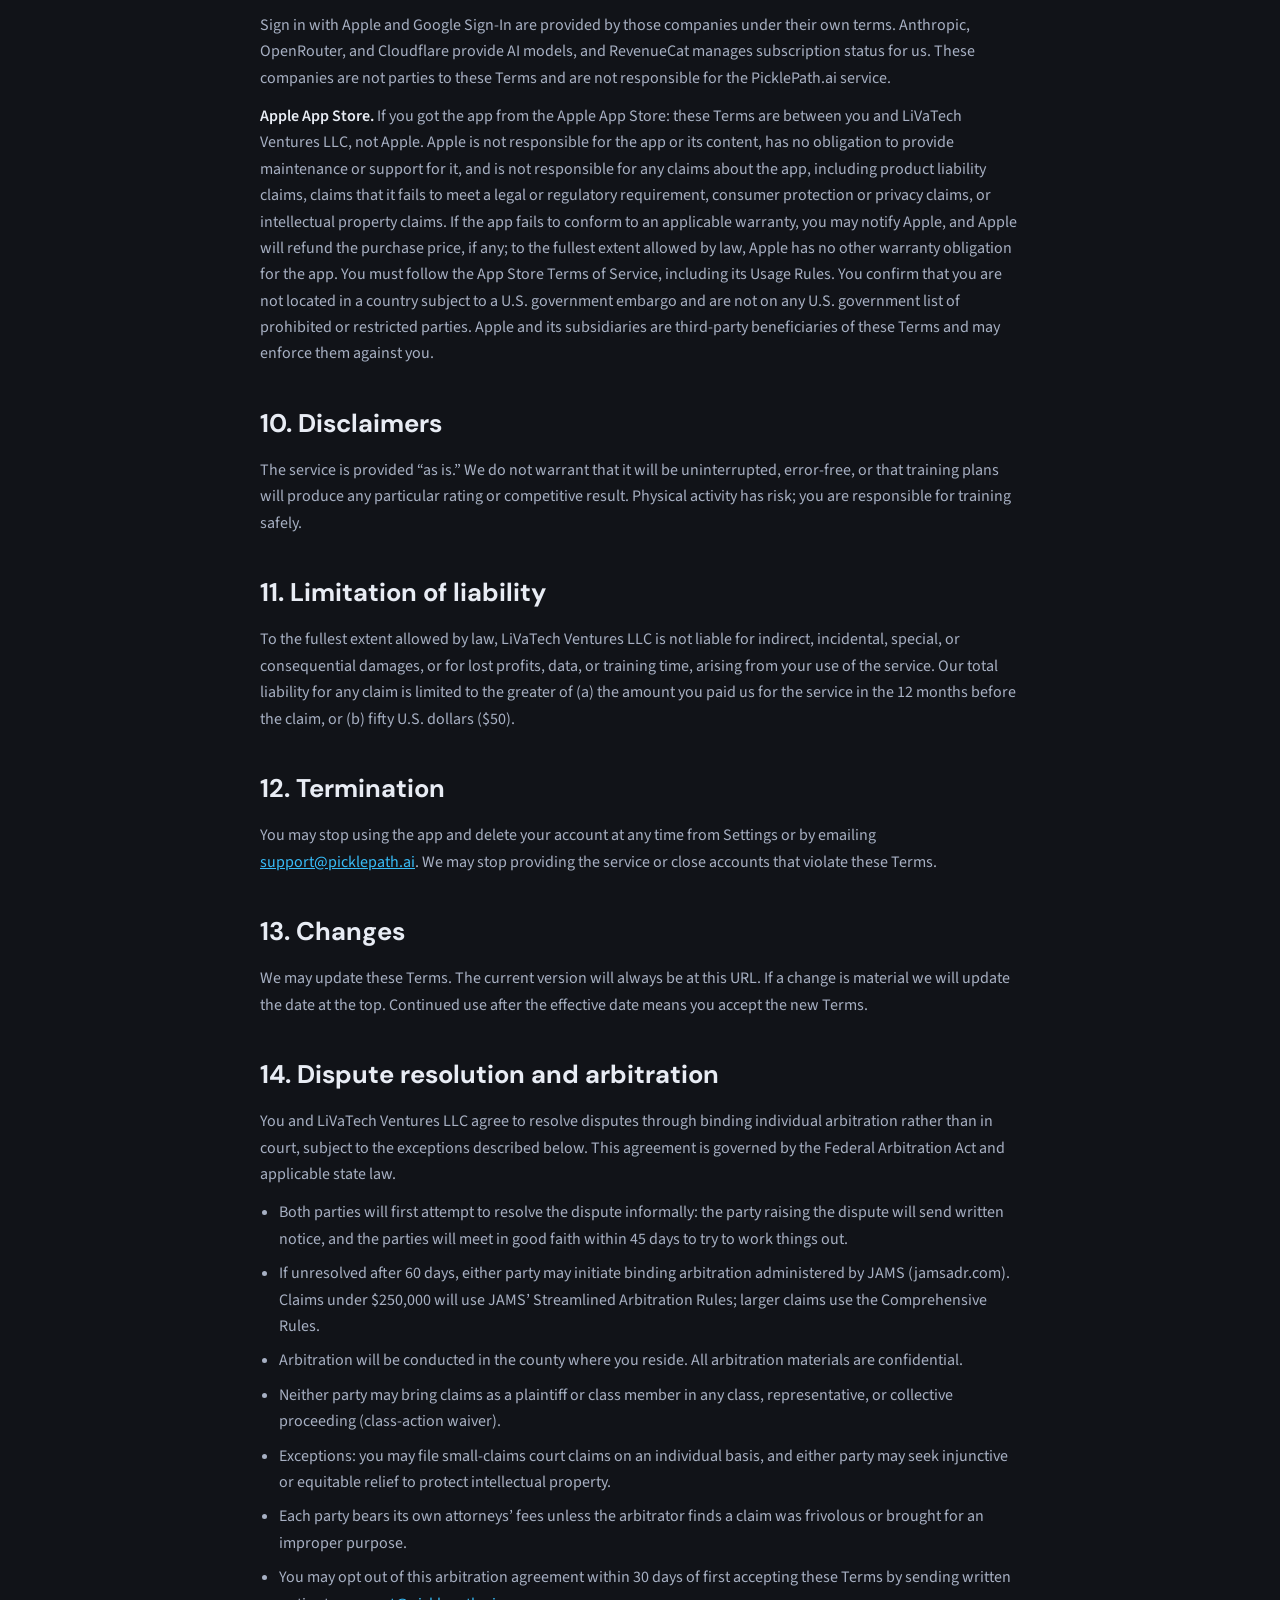
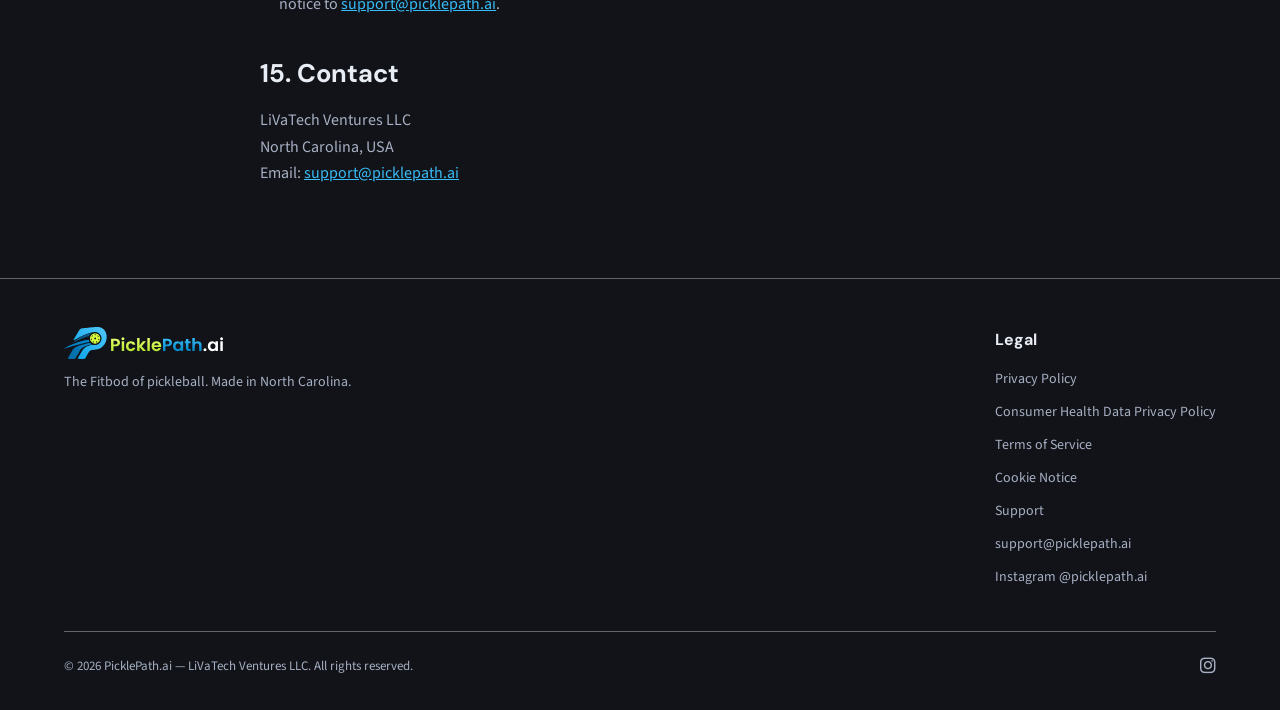
<file: terms/index.html>
<!DOCTYPE html>
<html lang="en">
<head>
<meta charset="UTF-8">
<meta name="viewport" content="width=device-width, initial-scale=1.0">
<title>Terms of Service — PicklePath.ai</title>
<meta name="description" content="Terms that apply when you use the PicklePath.ai app and website.">
<meta name="theme-color" content="#0284C7">
<link rel="preconnect" href="https://fonts.googleapis.com">
<link rel="preconnect" href="https://fonts.gstatic.com" crossorigin>
<link href="https://fonts.googleapis.com/css2?family=Bebas+Neue&family=DM+Sans:ital,opsz,wght@0,9..40,400;0,9..40,500;0,9..40,600;0,9..40,700&family=Source+Sans+3:ital,wght@0,400;0,500;0,600;0,700&display=swap" rel="stylesheet">
<link rel="stylesheet" href="https://cdnjs.cloudflare.com/ajax/libs/font-awesome/6.5.1/css/all.min.css">
<link rel="stylesheet" href="../css/legal.css">
<link rel="icon" href="../favicon.ico" sizes="32x32">
<link rel="icon" href="../assets/brand/favicon.svg" type="image/svg+xml">
<link rel="apple-touch-icon" href="../assets/brand/apple-touch-icon.png">
</head>
<body>
<nav id="navbar">
  <div class="nav-inner">
    <a href="../" class="nav-logo"><img class="nav-logo-img" src="../assets/brand/logo.svg" width="160" height="32" alt="PicklePath.ai"></a>
    <div class="nav-links" id="navLinks">
      <a href="../#features">Features</a>
      <a href="../#who-we-are">Who We Are</a>
      <a href="../support/">Support</a>
      <a href="../privacy/">Privacy</a>
      <a href="./" aria-current="page">Terms</a>
      <a href="../#download" class="nav-cta">Download</a>
    </div>
    <button class="mobile-toggle" id="mobileToggle" aria-label="Toggle menu"><i class="fas fa-bars"></i></button>
  </div>
</nav>

<header class="legal-hero">
  <div class="container">
    <span class="section-label">Legal</span>
    <h1>Terms of <span class="gradient-text">Service</span></h1>
    <p class="legal-meta">Effective October 27, 2026 · Last updated October 27, 2026</p>
  </div>
</header>

<article class="container legal-doc">
  <p class="legal-note">
    These terms apply when you use PicklePath.ai (the iOS app or picklepath.ai). If you do not agree, do not use the service.
  </p>

  <h2>1. Agreement</h2>
  <p>By creating an account or using PicklePath.ai, you agree to these Terms and to our <a href="../privacy/">Privacy Policy</a>.</p>
  <p>PicklePath.ai is pickleball training software built in North Carolina by Livia Vass, a pickleball addict who started the app for her own game. The service is operated by <strong>LiVaTech Ventures LLC</strong>.</p>

  <h2>2. The service</h2>
  <p>PicklePath.ai helps players and coaches assess pickleball skills, plan training, track progress, and communicate. Features may change. Some capabilities (including push notifications) may be unavailable.</p>
  <p>Training recommendations and AI suggestions are educational tools. They are not a substitute for in-person coaching, medical advice, or your own judgment on court.</p>
  <p>If you enter physical limitations, we leave out drills that may not suit them. That lowers risk but does not make any drill safe for you. If you have an injury or health condition, ask a medical professional before training.</p>

  <h2>3. Accounts</h2>
  <ul>
    <li>You must sign in with Apple or Google.</li>
    <li>You are responsible for activity on your account.</li>
    <li>You must provide accurate information and keep it current.</li>
    <li>You must be at least 13 years old. If you are under 18, you may use the app only with a parent or guardian’s permission.</li>
  </ul>

  <h2>4. Acceptable use</h2>
  <p>You agree not to:</p>
  <ul>
    <li>Harass, impersonate, or abuse other users</li>
    <li>Post objectionable, illegal, sexual, or violent content, including content involving minors or anyone’s intimate imagery without consent</li>
    <li>Attempt to access another user’s account or our systems without permission</li>
    <li>Scrape, overload, or reverse engineer the service except as allowed by law</li>
    <li>Use the service to send spam or malware</li>
  </ul>
  <p>We may suspend or delete an account that violates these rules. We may hide or remove content that violates these Terms.</p>

  <h2>5. User content, reporting, and blocking</h2>
  <p>You keep ownership of all content you upload, create, or post through the service, including videos, photos, notes, messages, profile text, coach bios, connection-request messages, and any other user-generated content (your "Content").</p>
  <p>You grant LiVaTech Ventures LLC a worldwide, royalty-free, non-exclusive, sublicensable, and revocable license to store, process, display, cache, and transmit your Content solely to operate the service and provide it to users (for example, so a connected coach can view a training video you shared).</p>
  <p>You represent and warrant that you have all rights, licenses, and consents necessary to upload your Content, that it does not infringe the rights of any third party, and that any persons depicted in it have consented to its use (or that no consent is required).</p>
  <p>We may display, moderate, edit, remove, or adapt your Content to operate the service, enforce these Terms, or respond to user reports. Content visible to connected coaches or players is shown only to users with whom you have an active coaching relationship. We do not curate, verify, or guarantee the accuracy or safety of user-generated content; your use of Content posted by others is at your own risk.</p>
  <p>We may use your Content (and any metadata associated with it) for internal product improvement. We will not use your Content for third-party advertising or in a way that identifies you without your consent, except as described in our <a href="../privacy/">Privacy Policy</a>.</p>
  <p>You can report content and block another user from their profile and related screens in the app. We review reports and take action when needed. Blocking stops that user from contacting you in the app. Email <a href="mailto:support@picklepath.ai">support@picklepath.ai</a> if you need more help.</p>

  <h2>6. AI features</h2>
  <p>Coach PATH (players) and Assistant Coach Pickle (coaches) are AI, not human coaches. Other features also use AI, such as coach tools, coach bio drafts, goal suggestions, and smart session build.</p>
  <p>The app asks for your consent before you first send a chat message. One consent covers every AI feature. With consent, what you write plus relevant training context is shared with our AI providers (Anthropic, and for tagging coach notes, OpenRouter or Cloudflare), as described in the <a href="../privacy/#ai">Privacy Policy</a>. If you are a coach, the context can include a selected player’s training history and your notes about them marked “Shared with AI”. Without consent, chat is unavailable and other features work without AI.</p>
  <p>Coaches: mark a note “Shared with AI” only if it is appropriate to use it that way, and do not put a player’s health details in such a note unless the player agrees.</p>
  <p>AI results can be wrong and are not medical advice. You are responsible for how you use them.</p>

  <h2>7. Coaching relationships</h2>
  <p>Connecting with a coach or player is voluntary. Coaches are independent users, not employees of LiVaTech Ventures LLC, unless we say otherwise. We are not responsible for advice a coach gives you, or for off-platform arrangements (lessons, payment, travel).</p>

  <h2>8. Subscriptions</h2>
  <p>Some features need a paid subscription (such as PicklePath Pro or PicklePath Coach). Subscriptions are sold and billed by Apple through your Apple ID.</p>
  <ul>
    <li>A subscription renews automatically at the end of each period at the then-current price unless you turn off auto-renew at least 24 hours before the period ends. Your Apple ID is charged for the renewal within 24 hours before the period ends.</li>
    <li>If an offer includes a free trial, you are charged when the trial ends unless you cancel at least 24 hours before it ends. Any unused part of a free trial ends when you buy a subscription.</li>
    <li>You can manage or cancel a subscription in your Apple ID settings. Refunds are handled by Apple under its policies.</li>
    <li>Deleting your PicklePath.ai account does not cancel your subscription.</li>
  </ul>

  <h2>9. Third-party services</h2>
  <p>Sign in with Apple and Google Sign-In are provided by those companies under their own terms. Anthropic, OpenRouter, and Cloudflare provide AI models, and RevenueCat manages subscription status for us. These companies are not parties to these Terms and are not responsible for the PicklePath.ai service.</p>
  <p><strong>Apple App Store.</strong> If you got the app from the Apple App Store: these Terms are between you and LiVaTech Ventures LLC, not Apple. Apple is not responsible for the app or its content, has no obligation to provide maintenance or support for it, and is not responsible for any claims about the app, including product liability claims, claims that it fails to meet a legal or regulatory requirement, consumer protection or privacy claims, or intellectual property claims. If the app fails to conform to an applicable warranty, you may notify Apple, and Apple will refund the purchase price, if any; to the fullest extent allowed by law, Apple has no other warranty obligation for the app. You must follow the App Store Terms of Service, including its Usage Rules. You confirm that you are not located in a country subject to a U.S. government embargo and are not on any U.S. government list of prohibited or restricted parties. Apple and its subsidiaries are third-party beneficiaries of these Terms and may enforce them against you.</p>

  <h2>10. Disclaimers</h2>
  <p>The service is provided “as is.” We do not warrant that it will be uninterrupted, error-free, or that training plans will produce any particular rating or competitive result. Physical activity has risk; you are responsible for training safely.</p>

  <h2>11. Limitation of liability</h2>
  <p>To the fullest extent allowed by law, LiVaTech Ventures LLC is not liable for indirect, incidental, special, or consequential damages, or for lost profits, data, or training time, arising from your use of the service. Our total liability for any claim is limited to the greater of (a) the amount you paid us for the service in the 12 months before the claim, or (b) fifty U.S. dollars ($50).</p>

  <h2>12. Termination</h2>
  <p>You may stop using the app and delete your account at any time from Settings or by emailing <a href="mailto:support@picklepath.ai">support@picklepath.ai</a>. We may stop providing the service or close accounts that violate these Terms.</p>

  <h2>13. Changes</h2>
  <p>We may update these Terms. The current version will always be at this URL. If a change is material we will update the date at the top. Continued use after the effective date means you accept the new Terms.</p>

  <h2>14. Dispute resolution and arbitration</h2>
  <p>You and LiVaTech Ventures LLC agree to resolve disputes through binding individual arbitration rather than in court, subject to the exceptions described below. This agreement is governed by the Federal Arbitration Act and applicable state law.</p>
  <ul>
    <li>Both parties will first attempt to resolve the dispute informally: the party raising the dispute will send written notice, and the parties will meet in good faith within 45 days to try to work things out.</li>
    <li>If unresolved after 60 days, either party may initiate binding arbitration administered by JAMS (jamsadr.com). Claims under $250,000 will use JAMS’ Streamlined Arbitration Rules; larger claims use the Comprehensive Rules.</li>
    <li>Arbitration will be conducted in the county where you reside. All arbitration materials are confidential.</li>
    <li>Neither party may bring claims as a plaintiff or class member in any class, representative, or collective proceeding (class-action waiver).</li>
    <li>Exceptions: you may file small-claims court claims on an individual basis, and either party may seek injunctive or equitable relief to protect intellectual property.</li>
    <li>Each party bears its own attorneys’ fees unless the arbitrator finds a claim was frivolous or brought for an improper purpose.</li>
    <li>You may opt out of this arbitration agreement within 30 days of first accepting these Terms by sending written notice to <a href="mailto:support@picklepath.ai">support@picklepath.ai</a>.</li>
  </ul>

  <h2>15. Contact</h2>
  <p>LiVaTech Ventures LLC<br>North Carolina, USA<br>Email: <a href="mailto:support@picklepath.ai">support@picklepath.ai</a></p>
</article>

<footer>
  <div class="container">
    <div class="footer-inner">
      <div class="footer-brand">
        <a href="../" class="nav-logo"><img class="nav-logo-img" src="../assets/brand/logo.svg" width="160" height="32" alt="PicklePath.ai"></a>
        <p>The Fitbod of pickleball. Made in North Carolina.</p>
      </div>
      <div class="footer-links-group">
        <h4>Legal</h4>
        <a href="../privacy/">Privacy Policy</a>
        <a href="../consumer-health-data/">Consumer Health Data Privacy Policy</a>
        <a href="./">Terms of Service</a>
        <a href="../cookie-notice/">Cookie Notice</a>
        <a href="../support/">Support</a>
        <a href="mailto:support@picklepath.ai">support@picklepath.ai</a>
        <a href="https://www.instagram.com/picklepath.ai/" rel="noopener noreferrer">Instagram @picklepath.ai</a>
      </div>
    </div>
    <div class="footer-bottom"><p>© 2026 PicklePath.ai — LiVaTech Ventures LLC. All rights reserved.</p><div class="footer-socials"><a href="https://www.instagram.com/picklepath.ai/" aria-label="PicklePath.ai on Instagram" rel="noopener noreferrer"><i class="fab fa-instagram"></i></a></div></div>
  </div>
</footer>
<script src="../js/site.js"></script>
</body>
</html>
</file>
<file: css/legal.css>
*, *::before, *::after { box-sizing: border-box; margin: 0; padding: 0; }
:root {
  --primary: #0284C7;
  --primary-light: #0EA5E9;
  --primary-bright: #38BDF8;
  --primary-dark: #0369A1;
  --accent: #FFF200;
  --bg: #111318;
  --surface: #181B22;
  --card: #1F232B;
  --text: #E8ECF4;
  --text-secondary: #A7B0C3;
  --border: rgba(255,255,255,0.35);
  --font-display: 'Bebas Neue', sans-serif;
  --font-heading: 'DM Sans', sans-serif;
  --font-body: 'Source Sans 3', sans-serif;
  --max-w: 1200px;
  --prose-w: 760px;
  --transition: 0.3s cubic-bezier(0.4, 0, 0.2, 1);
}
html { scroll-behavior: smooth; scroll-padding-top: 88px; -webkit-font-smoothing: antialiased; }
body {
  font-family: var(--font-body);
  background: var(--bg);
  color: var(--text);
  line-height: 1.65;
}
body::before {
  content: '';
  position: fixed;
  inset: 0;
  background-image: radial-gradient(rgba(2, 132, 199, 0.07) 1px, transparent 1px);
  background-size: 24px 24px;
  pointer-events: none;
  z-index: 0;
}
.container { max-width: var(--max-w); margin: 0 auto; padding: 0 24px; position: relative; z-index: 1; }
.gradient-text {
  background: linear-gradient(135deg, var(--primary-bright), var(--primary), var(--primary-dark));
  -webkit-background-clip: text;
  -webkit-text-fill-color: transparent;
  background-clip: text;
}
nav {
  position: fixed;
  top: 0; left: 0; right: 0;
  z-index: 100;
  padding: 16px 0;
  background: rgba(17, 19, 24, 0.85);
  backdrop-filter: blur(20px) saturate(180%);
  -webkit-backdrop-filter: blur(20px) saturate(180%);
  box-shadow: 0 1px 0 var(--border);
}
.nav-inner {
  display: flex;
  align-items: center;
  justify-content: space-between;
  max-width: var(--max-w);
  margin: 0 auto;
  padding: 0 24px;
}
.nav-logo { display: flex; align-items: center; gap: 10px; text-decoration: none; }
.nav-logo-img { display: block; height: 32px; width: auto; }
.nav-links { display: flex; align-items: center; gap: 28px; }
.nav-links a {
  color: var(--text-secondary);
  text-decoration: none;
  font-size: 14px;
  font-weight: 500;
}
.nav-links a:hover, .nav-links a[aria-current="page"] { color: var(--text); }
.nav-cta {
  background: var(--accent) !important;
  color: #111318 !important;
  font-weight: 700 !important;
  padding: 10px 22px;
  border-radius: 50px;
  font-size: 14px !important;
}
.mobile-toggle { display: none; background: none; border: none; color: var(--text); font-size: 22px; cursor: pointer; }

.legal-hero { padding: 140px 0 32px; }
.legal-hero .section-label {
  font-size: 13px;
  font-weight: 700;
  letter-spacing: 3px;
  text-transform: uppercase;
  color: var(--primary-light);
  margin-bottom: 12px;
  display: inline-block;
}
.legal-hero h1 {
  font-family: var(--font-display);
  font-weight: 400;
  font-size: clamp(2.6rem, 6vw, 3.8rem);
  letter-spacing: 0.04em;
  text-transform: uppercase;
  line-height: 0.95;
  margin-bottom: 12px;
}
.legal-meta { color: var(--text-secondary); font-size: 0.95rem; }

.legal-doc {
  max-width: var(--prose-w);
  padding: 24px 0 80px;
}
.legal-doc h2 {
  font-family: var(--font-heading);
  font-weight: 700;
  font-size: 1.6rem;
  margin: 36px 0 12px;
}
.legal-doc h3 {
  font-size: 1.05rem;
  font-weight: 600;
  margin: 22px 0 8px;
}
.legal-doc p, .legal-doc li { color: var(--text-secondary); margin-bottom: 12px; }
.legal-doc ul { padding-left: 1.2rem; margin-bottom: 16px; }
.legal-doc li { margin-bottom: 8px; }
.legal-doc a { color: var(--primary-bright); }
.legal-doc strong { color: var(--text); font-weight: 600; }
.legal-note {
  background: var(--card);
  border: 1px solid var(--border);
  border-radius: 12px;
  padding: 16px 18px;
  margin: 20px 0 28px;
  color: var(--text-secondary);
  font-size: 0.95rem;
}
.support-card {
  background: var(--card);
  border: 1px solid var(--border);
  border-radius: 16px;
  padding: 24px;
  margin: 8px 0 32px;
}
.support-card h2 { margin-top: 0; }
.support-cta {
  display: inline-flex;
  align-items: center;
  margin-top: 8px;
  padding: 12px 22px;
  background: var(--accent);
  color: #111318 !important;
  font-weight: 700;
  border-radius: 12px;
  text-decoration: none;
}

.legal-doc table {
  width: 100%;
  border-collapse: collapse;
  margin: 16px 0 24px;
  font-size: 0.9rem;
}
.legal-doc table th,
.legal-doc table td {
  padding: 10px 12px;
  border: 1px solid var(--border);
  text-align: left;
  vertical-align: top;
}
.legal-doc table th {
  background: var(--card);
  font-weight: 600;
  color: var(--text);
}
.legal-doc table td {
  color: var(--text-secondary);
}
.legal-doc table tr:nth-child(even) td {
  background: rgba(255, 255, 255, 0.02);
}
footer { padding: 48px 0 28px; border-top: 1px solid var(--border); }
.footer-inner { display: flex; justify-content: space-between; gap: 40px; margin-bottom: 32px; }
.footer-brand { max-width: 300px; }
.footer-brand .nav-logo { margin-bottom: 12px; }
.footer-brand p { font-size: 14px; color: var(--text-secondary); }
.footer-links-group h4 { font-family: var(--font-heading); font-weight: 700; margin-bottom: 14px; }
.footer-links-group a {
  display: block;
  font-size: 14px;
  color: var(--text-secondary);
  text-decoration: none;
  margin-bottom: 10px;
}
.footer-links-group a:hover { color: var(--primary-bright); }
.footer-bottom {
  display: flex;
  justify-content: space-between;
  align-items: center;
  padding-top: 20px;
  border-top: 1px solid var(--border);
  font-size: 13px;
  color: var(--text-secondary);
}
.footer-socials { display: flex; gap: 16px; }
.footer-socials a { color: var(--text-secondary); font-size: 18px; }
.footer-socials a:hover { color: var(--primary-bright); }

@media (max-width: 768px) {
  .nav-links { display: none; }
  .nav-links.open {
    display: flex;
    flex-direction: column;
    position: absolute;
    top: 100%; left: 0; right: 0;
    background: rgba(17, 19, 24, 0.95);
    padding: 24px;
    gap: 20px;
    border-bottom: 1px solid var(--border);
  }
  .mobile-toggle { display: block; }
  .footer-inner, .footer-bottom { flex-direction: column; gap: 20px; }
}
@media (prefers-reduced-motion: reduce) {
  html { scroll-behavior: auto; }
}
</file>
